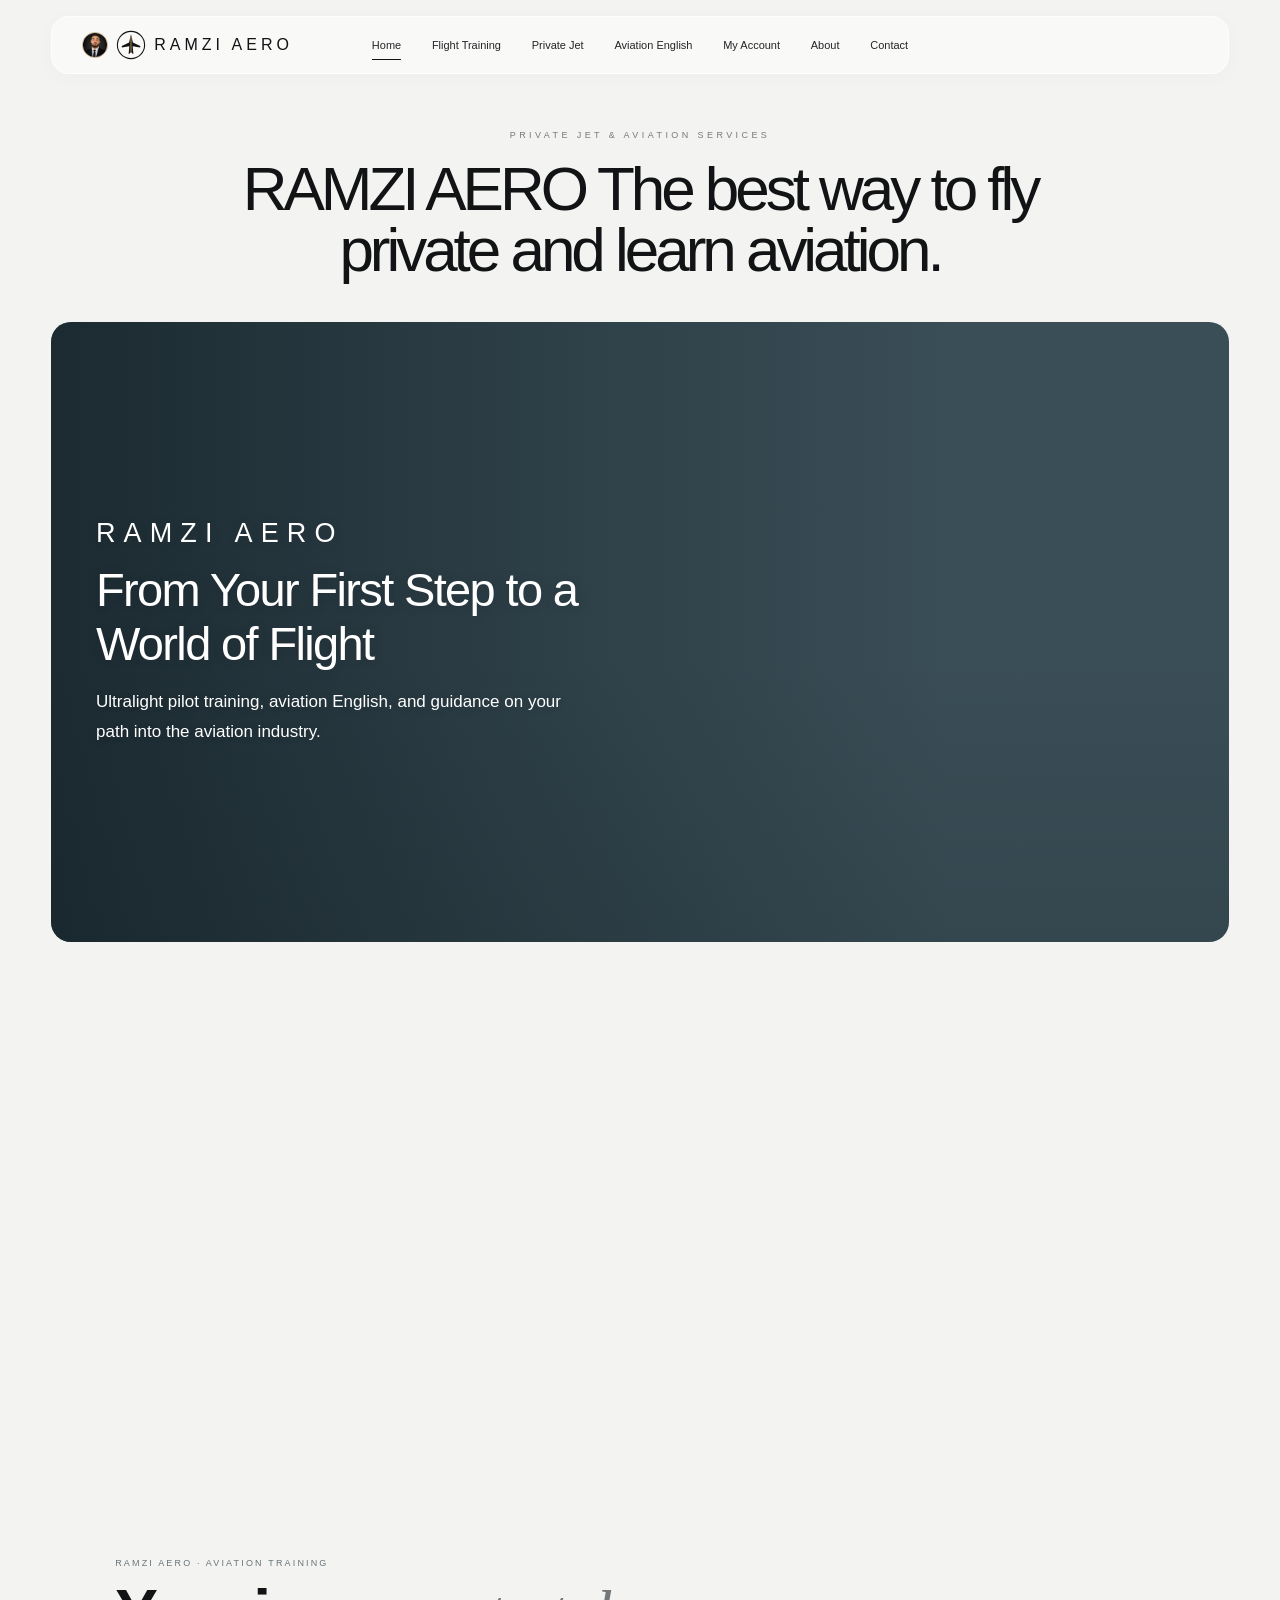
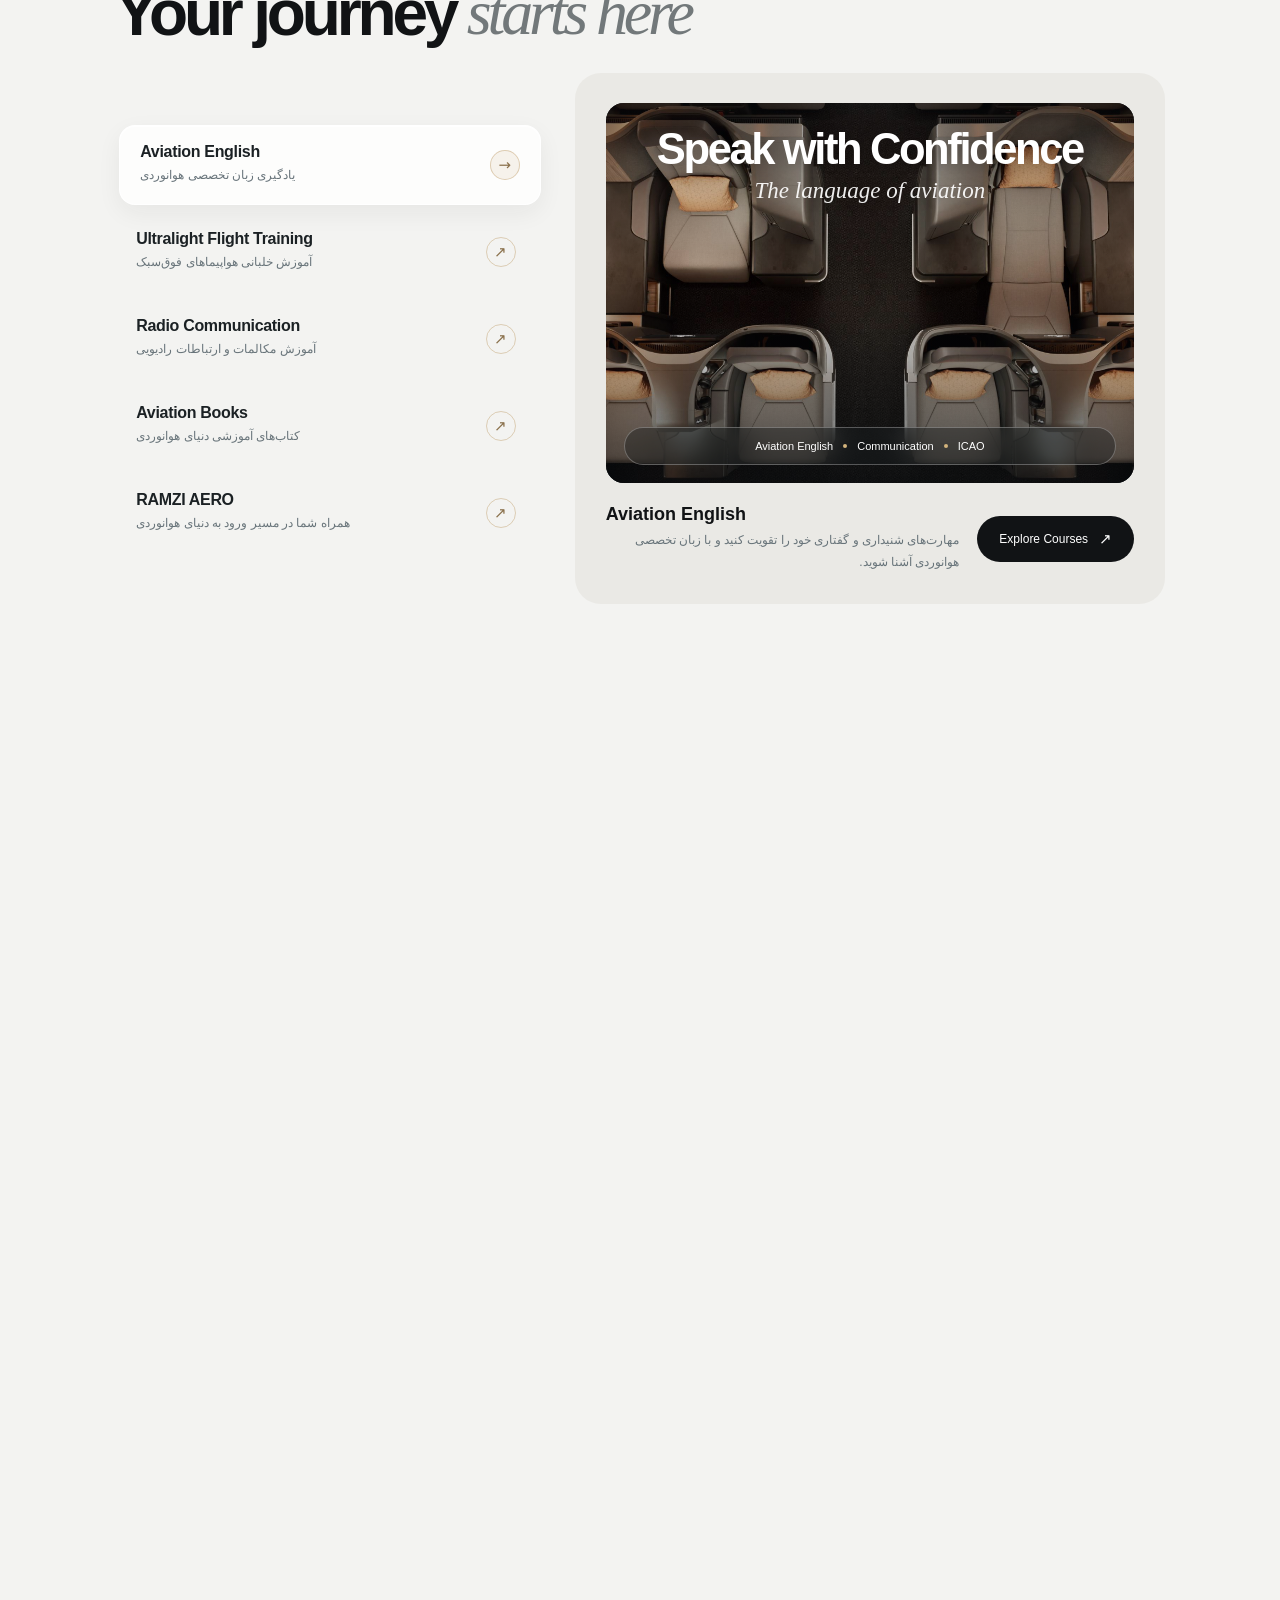
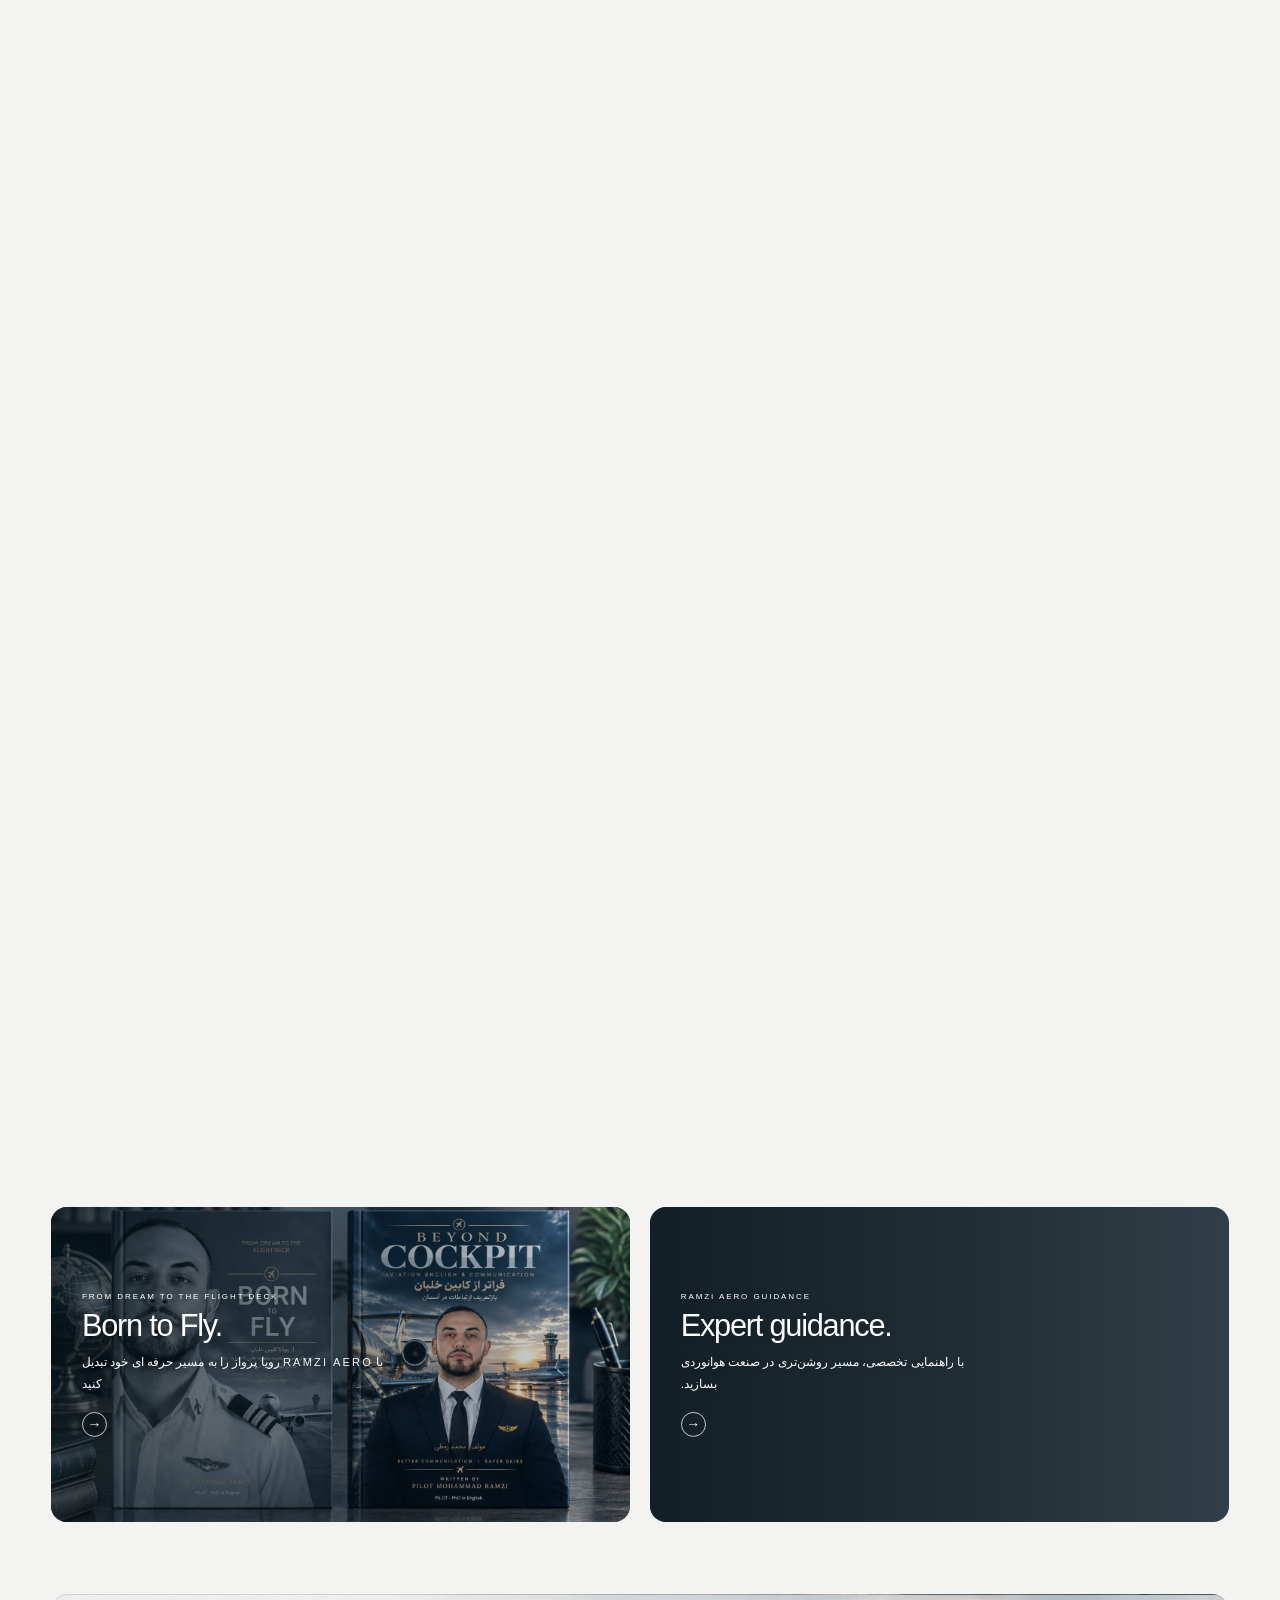
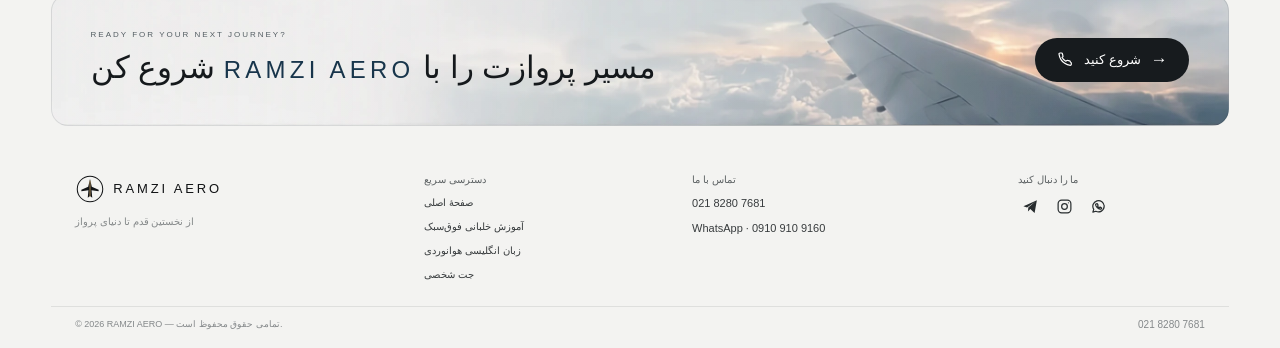
<file: index.html>
<!doctype html>
<html lang="fa" dir="ltr">
  <head>
    <meta charset="UTF-8" />
    <meta name="viewport" content="width=device-width, initial-scale=1" />
    <meta name="theme-color" content="#f3f3f1" />
    <meta name="description" content="آموزش خلبانی فوق‌سبک، زبان هوانوردی و راهنمایی مسیر ورود به صنعت هوانوردی" />
    <title>RAMZI AERO — از اولین قدم تا دنیای پرواز</title>
    <link rel="stylesheet" href="styles.css" />
  </head>
  <body>
    <header class="site-header">
      <a class="brand brand-home" href="#home" aria-label="RAMZI AERO Home">
        <img class="brand-home-portrait" src="public/images/header-portrait.png" alt="" />
        <svg class="brand-mark brand-home-mark" viewBox="0 0 40 40" aria-hidden="true">
          <circle cx="20" cy="20" r="17" fill="none" stroke="currentColor" stroke-width="1.35" />
          <path d="M20 6.5 22.4 17l9.1 4.1v2l-9.4-1.4.9 9.8-3-2.3-3 2.3.9-9.8-9.4 1.4v-2l9.1-4.1L20 6.5Z" fill="currentColor" />
          <path d="M20 9.5v20" fill="none" stroke="#b9955b" stroke-width="1.15" stroke-linecap="round" />
        </svg>
        <span>RAMZI AERO</span>
      </a>

      <button class="menu-toggle" type="button" aria-label="Open navigation" aria-expanded="false" aria-controls="primary-navigation">
        <span></span><span></span>
      </button>

      <nav class="primary-navigation" id="primary-navigation" aria-label="Main navigation">
        <a class="active" href="#home">Home</a>
        <a href="#flight-training">Flight Training</a>
        <a href="#private-jet">Private Jet</a>
        <a href="#aviation-english">Aviation English</a>
        <a href="my-account.html">My Account</a>
        <a href="#about">About</a>
        <a href="#contact">Contact</a>
      </nav>

    </header>

    <main id="home">
      <section class="intro" aria-labelledby="intro-title">
        <p class="eyebrow">PRIVATE JET &amp; AVIATION SERVICES</p>
        <h1 id="intro-title">RAMZI AERO The best way to fly<br class="desktop-break" /> private and learn aviation.</h1>
      </section>

      <section class="hero" aria-label="RAMZI AERO flight training">
        <video class="hero-video" autoplay muted loop playsinline preload="auto" aria-label="Aviation video">
          <source src="public/media/ramzi-aero-hero-landscape.mp4" type="video/mp4" />
        </video>
        <div class="hero-shade" aria-hidden="true"></div>

        <div class="hero-copy">
          <p class="hero-kicker">RAMZI AERO</p>
          <h2 lang="en">From Your First Step to a World of Flight</h2>
          <p class="hero-description" lang="en">Ultralight pilot training, aviation English, and guidance on your path into the aviation industry.</p>
        </div>
      </section>

      <section class="sj-how-section sj-how-offscreen" id="sj-how" aria-label="RAMZI AERO services">
        <div class="sj-how-steps">
          <a class="sj-how-step" id="flight-training" href="flight-training.html" aria-label="اطلاعات آموزش خلبانی فوق‌سبک">
            <img class="sj-how-photo" src="public/images/service-training.png" alt="هواپیما بر فراز ابرها هنگام طلوع آفتاب" loading="lazy" />
            <div class="sj-how-content">
              <h2>Ultralight Flight Training</h2>
              <p lang="fa" dir="rtl">از نخستین پرواز تا آغاز مسیر حرفه‌ای شما.</p>
              <span class="sj-how-arrow" aria-hidden="true">→</span>
            </div>
          </a>

          <a class="sj-how-step" id="aviation-english" href="aviation-english.html" aria-label="Aviation English">
            <img class="sj-how-photo" src="public/images/service-aviation-english.png" alt="هواپیمای مسافربری در غروب فرودگاه" loading="lazy" />
            <div class="sj-how-content">
              <h2>Aviation English</h2>
              <p lang="fa" dir="rtl">با زبان هوانوردی، مطمئن و جهانی پرواز کنید.</p>
              <span class="sj-how-arrow" aria-hidden="true">→</span>
            </div>
          </a>

          <a class="sj-how-step" id="private-jet" href="private-jet.html" aria-label="Private Jet">
            <img class="sj-how-photo" src="public/images/service-private-jet.png" alt="جت شخصی لوکس روی باند فرودگاه در غروب" loading="lazy" />
            <div class="sj-how-content">
              <h2>Private Jet</h2>
              <p lang="fa" dir="rtl">آزادی بیشتر، آسودگی کامل؛ رسیدن با سبک شما.</p>
              <span class="sj-how-arrow" aria-hidden="true">→</span>
            </div>
          </a>
        </div>
      </section>

      <style>
/* Five ways to fly private service selector */
.fa-services-section { --fa-svc-ink: var(--ink, #111315); --fa-svc-persian-font: var(--fa-font, "Vazirmatn", Tahoma, sans-serif); --fa-svc-english-font: var(--en-font, "SF Pro Display", "SF Pro Text", -apple-system, BlinkMacSystemFont, "Segoe UI", Roboto, sans-serif); width: min(82%, 1420px); margin: 0 auto 76px; color: var(--fa-svc-ink); }
.fa-services-heading { margin-bottom: 28px; }
.fa-services-heading > p { margin: 0 0 14px; color: #68747a; font-size: 9px; letter-spacing: .24em; }
.fa-services-heading h2 { display: flex; flex-wrap: wrap; gap: .18em; margin: 0; font-family: var(--fa-svc-english-font); font-size: clamp(38px, 5vw, 66px); font-weight: 550; letter-spacing: -.065em; line-height: .98; }
.fa-services-heading h2 em { color: #72787a; font-family: Georgia, "Times New Roman", serif; font-weight: 400; }
.fa-services-layout { display: grid; grid-template-columns: minmax(250px, 5fr) minmax(0, 7fr); align-items: stretch; gap: clamp(20px, 3vw, 48px); }
.fa-services-list-wrap { display: flex; align-items: center; min-width: 0; }
.fa-services-list { display: flex; width: 100%; flex-direction: column; gap: 7px; margin: 0; padding: 0; }
.fa-services-tab { display: flex; width: 100%; min-height: 80px; align-items: center; justify-content: space-between; gap: 16px; padding: 15px 20px; border: 1px solid transparent; border-radius: 16px; background: transparent; color: #1b2124; text-align: left; cursor: pointer; transition: background-color .28s ease, border-color .28s ease, transform .28s ease, box-shadow .28s ease; }
.fa-services-tab:hover { background: rgba(255,255,255,.42); }
.fa-services-tab.is-active { border-color: rgba(255,255,255,.88); background: rgba(255,255,255,.78); box-shadow: 0 8px 25px rgba(36,39,39,.06), inset 0 1px rgba(255,255,255,.8); transform: translateX(4px); }
.fa-services-tab:focus-visible { outline: 2px solid #b9955b; outline-offset: 3px; }
.fa-services-tab > span:first-child { display: flex; min-width: 0; flex: 1; flex-direction: column; gap: 5px; }
.fa-services-tab b { font-family: var(--fa-svc-english-font); font-size: clamp(15px, 1.25vw, 18px); font-weight: 550; letter-spacing: -.02em; }
.fa-services-tab-line { color: #68747a; font-family: var(--fa-svc-persian-font); font-size: 12px; line-height: 1.6; }
.fa-services-tab-arrow { display: grid; width: 30px; height: 30px; flex: 0 0 30px; place-items: center; border: 1px solid rgba(185,149,91,.4); border-radius: 50%; color: #8a704b; font-size: 15px; transition: transform .28s ease, background-color .28s ease; }
.fa-services-tab.is-active .fa-services-tab-arrow { transform: rotate(45deg); background: rgba(185,149,91,.1); }
.fa-services-panel { min-width: 0; padding: clamp(18px, 2.4vw, 34px); border-radius: 26px; background: #eae9e5; transition: opacity .2s ease, transform .2s ease; }
.fa-services-panel.is-changing { opacity: .25; transform: translateY(5px); }
.fa-services-visual { isolation: isolate; position: relative; min-height: 380px; overflow: hidden; border-radius: 18px; background: #384953; color: #fff; }
.fa-services-image, .fa-services-image-shade { position: absolute; z-index: -2; inset: 0; width: 100%; height: 100%; }
.fa-services-image { display: block; object-fit: cover; object-position: center 53%; transition: transform .7s cubic-bezier(.2,.75,.25,1), opacity .22s ease; }
.fa-services-panel:hover .fa-services-image { transform: scale(1.025); }
.fa-services-image-shade { z-index: -1; background: linear-gradient(180deg, rgba(8,13,17,.42), rgba(8,13,17,.03) 45%, rgba(8,13,17,.62)); }
.fa-services-image-copy { position: absolute; top: clamp(24px, 5%, 42px); left: 20px; right: 20px; text-align: center; text-shadow: 0 2px 18px rgba(0,0,0,.24); }
.fa-services-tagline { margin: 0 0 5px; font-family: var(--fa-svc-english-font); font-size: clamp(30px, 3.4vw, 48px); font-weight: 550; letter-spacing: -.055em; line-height: 1.05; }
.fa-services-subtitle { margin: 0; color: rgba(255,255,255,.92); font-family: Georgia, "Times New Roman", serif; font-size: clamp(17px, 1.8vw, 23px); font-style: italic; }
.fa-services-chips { position: absolute; right: 18px; bottom: 18px; left: 18px; display: flex; flex-wrap: wrap; align-items: center; justify-content: center; gap: 10px; padding: 12px 16px; border: 1px solid rgba(255,255,255,.28); border-radius: 999px; background: rgba(24,30,33,.38); color: #fff; font-family: var(--fa-svc-english-font); font-size: 11px; backdrop-filter: blur(14px) saturate(1.25); -webkit-backdrop-filter: blur(14px) saturate(1.25); }
.fa-services-chips i { width: 4px; height: 4px; border-radius: 50%; background: #d4b47d; }
.fa-services-panel-footer { display: flex; align-items: center; justify-content: space-between; gap: 18px; padding-top: 21px; }
.fa-services-panel-copy { min-width: 0; }
.fa-services-name { margin: 0 0 5px; font-family: var(--fa-svc-english-font); font-size: 18px; font-weight: 600; }
.fa-services-description { margin: 0; color: #68747a; font-family: var(--fa-svc-persian-font); font-size: 12px; line-height: 1.8; }
.fa-services-cta { display: inline-flex; min-height: 46px; flex: 0 0 auto; align-items: center; justify-content: center; gap: 11px; padding: 0 22px; border-radius: 999px; background: #111315; color: #fff; font-family: var(--fa-svc-english-font); font-size: 12px; transition: transform .2s ease, background-color .2s ease; }
.fa-services-cta:hover { transform: translateY(-2px); background: #303638; }
.fa-services-cta:focus-visible { outline: 2px solid #b9955b; outline-offset: 3px; }
.fa-services-cta span { font-size: 15px; }
@media (max-width: 900px) {
  .fa-services-section { width: min(88%, 760px); }
  .fa-services-layout { grid-template-columns: 1fr; gap: 22px; }
  .fa-services-list-wrap { order: 0; }
  .fa-services-panel { order: 1; }
  .fa-services-list { display: grid; grid-template-columns: repeat(2, minmax(0, 1fr)); }
  .fa-services-tab { min-height: 78px; padding: 13px 15px; }
  .fa-services-tab.is-active { transform: none; }
  .fa-services-visual { min-height: 400px; }
}
@media (max-width: 600px) {
  .fa-services-section { width: calc(100% - 28px); margin-bottom: 48px; }
  .fa-services-heading { margin-bottom: 20px; }
  .fa-services-heading h2 { font-size: clamp(35px, 10vw, 48px); }
  .fa-services-layout { gap: 16px; }
  .fa-services-list { grid-template-columns: 1fr; gap: 5px; }
  .fa-services-tab { min-height: 65px; padding: 10px 13px; border-radius: 13px; }
  .fa-services-tab b { font-size: 15px; }
  .fa-services-tab-line { font-size: 11px; }
  .fa-services-panel { padding: 13px; border-radius: 18px; }
  .fa-services-visual { min-height: 350px; border-radius: 13px; }
  .fa-services-image-copy { top: 22px; }
  .fa-services-chips { right: 12px; bottom: 12px; left: 12px; gap: 7px; padding: 9px 10px; border-radius: 15px; font-size: 9px; }
  .fa-services-panel-footer { flex-direction: column; align-items: stretch; gap: 14px; padding-top: 16px; }
  .fa-services-name { font-size: 16px; }
  .fa-services-cta { width: 100%; min-height: 44px; }
}
@media (prefers-reduced-motion: reduce) {
  .fa-services-section *, .fa-services-section *::before, .fa-services-section *::after { scroll-behavior: auto; animation-duration: .01ms !important; transition-duration: .01ms !important; }
}

/* Scroll-driven presentation, scoped to this section. */
.fa-services-section { height: 500svh; margin-bottom: 76px; }
.fa-services-sticky { position: sticky; top: 0; min-height: 100svh; display: flex; flex-direction: column; justify-content: center; padding-block: 20px; }
.fa-services-tab-line, .fa-services-description { font-family: 'Vazirmatn', Tahoma, sans-serif; }
@media (max-width: 900px) { .fa-services-list { display: flex; } .fa-services-sticky { justify-content: flex-start; gap: 8px; padding-block: 12px; } .fa-services-heading { margin-bottom: 0; } .fa-services-heading > p { margin-bottom: 5px; } .fa-services-heading h2 { font-size: clamp(28px, 7vw, 42px); } .fa-services-layout { gap: 8px; } .fa-services-tab { min-height: 49px; padding: 5px 10px; } .fa-services-list { gap: 2px; } .fa-services-tab > span:first-child { gap: 0; } .fa-services-tab b { font-size: 13px; } .fa-services-tab-line { font-size: 11px; } .fa-services-panel { padding: 10px; } .fa-services-visual { min-height: 0; height: clamp(150px, 24svh, 250px); } .fa-services-panel-footer { padding-top: 7px; gap: 7px; } .fa-services-cta { min-height: 34px; } .fa-services-image-copy { top: 12px; } .fa-services-tagline { font-size: clamp(24px, 6vw, 32px); } .fa-services-subtitle { font-size: 16px; } }
@media (max-width: 600px) { .fa-services-section { height: 500svh; } .fa-services-panel-footer { flex-direction: row; align-items: center; } .fa-services-cta { width: auto; padding: 0 12px; font-size: 11px; } .fa-services-name { margin-bottom: 2px; font-size: 14px; } .fa-services-description { font-size: 11px; line-height: 1.5; } .fa-services-chips { padding: 5px 8px; } }
@media (max-height: 650px) { .fa-services-sticky { min-height: 100svh; max-height: 100svh; overflow-y: auto; justify-content: flex-start; } }
</style>
<section class="fa-services-section" id="fa-services" aria-labelledby="fa-services-heading"><div class="fa-services-sticky"><header class="fa-services-heading"><p>RAMZI AERO · AVIATION TRAINING</p><h2 id="fa-services-heading"><span>Your journey</span> <em>starts here</em></h2></header><div class="fa-services-layout"><div class="fa-services-list-wrap"><div class="fa-services-list" role="tablist" aria-label="Aviation training options" aria-orientation="vertical"><button class="fa-services-tab is-active" id="fa-services-tab-0" type="button" role="tab" aria-selected="true" aria-controls="fa-services-panel" tabindex="0"><span><b lang="en">Aviation English</b><span class="fa-services-tab-line" lang="fa" dir="rtl">یادگیری زبان تخصصی هوانوردی</span></span><span class="fa-services-tab-arrow" aria-hidden="true">↗</span></button>
<button class="fa-services-tab" id="fa-services-tab-1" type="button" role="tab" aria-selected="false" aria-controls="fa-services-panel" tabindex="-1"><span><b lang="en">Ultralight Flight Training</b><span class="fa-services-tab-line" lang="fa" dir="rtl">آموزش خلبانی هواپیماهای فوق‌سبک</span></span><span class="fa-services-tab-arrow" aria-hidden="true">↗</span></button>
<button class="fa-services-tab" id="fa-services-tab-2" type="button" role="tab" aria-selected="false" aria-controls="fa-services-panel" tabindex="-1"><span><b lang="en">Radio Communication</b><span class="fa-services-tab-line" lang="fa" dir="rtl">آموزش مکالمات و ارتباطات رادیویی</span></span><span class="fa-services-tab-arrow" aria-hidden="true">↗</span></button>
<button class="fa-services-tab" id="fa-services-tab-3" type="button" role="tab" aria-selected="false" aria-controls="fa-services-panel" tabindex="-1"><span><b lang="en">Aviation Books</b><span class="fa-services-tab-line" lang="fa" dir="rtl">کتاب‌های آموزشی دنیای هوانوردی</span></span><span class="fa-services-tab-arrow" aria-hidden="true">↗</span></button>
<button class="fa-services-tab" id="fa-services-tab-4" type="button" role="tab" aria-selected="false" aria-controls="fa-services-panel" tabindex="-1"><span><b lang="en">RAMZI AERO</b><span class="fa-services-tab-line" lang="fa" dir="rtl">همراه شما در مسیر ورود به دنیای هوانوردی</span></span><span class="fa-services-tab-arrow" aria-hidden="true">↗</span></button></div></div><div class="fa-services-panel" id="fa-services-panel" role="tabpanel" aria-live="polite" aria-labelledby="fa-services-tab-0" tabindex="0"><div class="fa-services-visual"><img class="fa-services-image" src="public/images/aviation-course-cabin.png" alt="آموزش زبان هوانوردی" loading="lazy"/><div class="fa-services-image-shade" aria-hidden="true"></div><div class="fa-services-image-copy"><h3 class="fa-services-tagline">Speak with Confidence</h3><p class="fa-services-subtitle">The language of aviation</p></div><div class="fa-services-chips"><span>Aviation English</span><i aria-hidden="true"></i><span>Communication</span><i aria-hidden="true"></i><span>ICAO</span></div></div><div class="fa-services-panel-footer"><div class="fa-services-panel-copy"><h4 class="fa-services-name">Aviation English</h4><p class="fa-services-description" lang="fa" dir="rtl">مهارت‌های شنیداری و گفتاری خود را تقویت کنید و با زبان تخصصی هوانوردی آشنا شوید.</p></div><a class="fa-services-cta" href="aviation-english.html">Explore Courses <span aria-hidden="true">↗</span></a></div></div></div></div></section>
<script>
(() => {
const root = document.querySelector('.fa-services-section');
if (!root) return;
const items = [{"title":"Aviation English","line":"یادگیری زبان تخصصی هوانوردی","tagline":"Speak with Confidence","subtitle":"The language of aviation","body":"مهارت‌های شنیداری و گفتاری خود را تقویت کنید و با زبان تخصصی هوانوردی آشنا شوید.","chips":["Aviation English","Communication","ICAO"],"image":"public/images/aviation-course-cabin.png","alt":"آموزش زبان هوانوردی","cta":"Explore Courses","href":"aviation-english.html"},{"title":"Ultralight Flight Training","line":"آموزش خلبانی هواپیماهای فوق‌سبک","tagline":"Your Journey to Flight","subtitle":"From your first step to the sky","body":"مسیر آموزش خلبانی فوق‌سبک را از مبانی پرواز تا تجربه عملی با راهنمایی مربیان آغاز کنید.","chips":["Flight Training","Ground School","Flight Practice"],"image":"public/images/flight-training-clouds.jpeg","alt":"پرواز بر فراز ابرها","cta":"Flight Training","href":"flight-training.html"},{"title":"Radio Communication","line":"آموزش مکالمات و ارتباطات رادیویی","tagline":"Clear Communication","subtitle":"Build confidence on the radio","body":"با اصطلاحات و شیوه‌های ارتباط رادیویی هوانوردی آشنا شوید و مهارت مکالمه خود را تقویت کنید.","chips":["Radio Calls","Phraseology","Listening"],"image":"public/images/flight-training-cockpit.jpeg","alt":"نمای کابین هواپیما","cta":"Explore Courses","href":"aviation-english.html"},{"title":"Aviation Books","line":"کتاب‌های آموزشی دنیای هوانوردی","tagline":"Learn Beyond the Cockpit","subtitle":"Discover the world of aviation","body":"با کتاب‌های هوانوردی RAMZI AERO مسیر یادگیری زبان و آشنایی با دنیای پرواز را دنبال کنید.","chips":["Aviation","Learning","Books"],"image":"public/images/aviation-books.png","alt":"کتاب‌های آموزشی هوانوردی","cta":"Explore Books","href":"aviation-english.html#ramzi-books"},{"title":"RAMZI AERO","line":"همراه شما در مسیر ورود به دنیای هوانوردی","tagline":"Your Aviation Journey","subtitle":"Start your journey with RAMZI AERO","body":"از یادگیری زبان هوانوردی تا آموزش پرواز، با راهنمایی RAMZI AERO مسیر خود را آغاز کنید.","chips":["Language","Flight Training","Guidance"],"image":"public/images/service-training.png","alt":"هواپیما در آسمان","cta":"Contact Us","href":"#contact"}];
const tabs = [...root.querySelectorAll('.fa-services-tab')];
const panel = root.querySelector('.fa-services-panel');
let selected = -1; let frame = 0;
function render(index) {
 if (index === selected || !items[index]) return;
 selected = index; const item = items[index];
 tabs.forEach((tab,i) => { tab.classList.toggle('is-active', i===index); tab.setAttribute('aria-selected', String(i===index)); tab.tabIndex = i===index ? 0 : -1; });
 panel.setAttribute('aria-labelledby', tabs[index].id);
 const image = root.querySelector('.fa-services-image'); image.src = item.image; image.alt = item.alt;
 root.querySelector('.fa-services-tagline').textContent = item.tagline; root.querySelector('.fa-services-subtitle').textContent = item.subtitle;
 root.querySelector('.fa-services-name').textContent = item.title; root.querySelector('.fa-services-description').textContent = item.body;
 const cta = root.querySelector('.fa-services-cta'); cta.href = item.href; cta.replaceChildren(document.createTextNode(item.cta + ' ')); const arrow = document.createElement('span'); arrow.setAttribute('aria-hidden','true'); arrow.textContent='↗'; cta.append(arrow);
 const chips = root.querySelector('.fa-services-chips'); chips.replaceChildren(...item.chips.flatMap((label,i) => { const span = document.createElement('span'); span.textContent=label; if (!i) return [span]; const dot=document.createElement('i'); dot.setAttribute('aria-hidden','true'); return [dot,span]; }));
}
function update() { frame=0; const rect=root.getBoundingClientRect(); const distance=Math.max(1,root.offsetHeight - innerHeight); const progress=Math.max(0, Math.min(0.99999, -rect.top/distance)); render(Math.floor(progress * items.length)); }
function schedule() { if (!frame) frame=requestAnimationFrame(update); }
window.addEventListener('scroll',schedule,{passive:true}); window.addEventListener('resize',schedule);
tabs.forEach((tab,i) => { tab.addEventListener('click', () => { const distance=Math.max(0, root.offsetHeight-innerHeight); const top=root.getBoundingClientRect().top+scrollY+distance*((i+.25)/items.length); window.scrollTo({top,behavior:matchMedia('(prefers-reduced-motion: reduce)').matches?'auto':'smooth'}); }); tab.addEventListener('keydown', e => { let j=e.key==='Home'?0:e.key==='End'?tabs.length-1:(e.key==='ArrowDown'||e.key==='ArrowRight')?(i+1)%tabs.length:(e.key==='ArrowUp'||e.key==='ArrowLeft')?(i+tabs.length-1)%tabs.length:-1; if(j<0)return; e.preventDefault(); tabs[j].focus(); tabs[j].click(); }); });
update();
})();
</script>

      <section class="feature-stories" aria-label="RAMZI AERO aviation stories">
        <article class="feature-card feature-card--books">
          <img src="public/images/aviation-books.png" alt="کتاب‌های Born to Fly و Beyond Cockpit دربارهٔ آموزش پرواز و زبان هوانوردی" loading="lazy" />
          <div class="feature-shade" aria-hidden="true"></div>
          <div class="feature-copy">
            <p class="feature-kicker">FROM DREAM TO THE FLIGHT DECK</p>
            <h2>Born to Fly.</h2>
            <p lang="fa" dir="rtl">با <span class="feature-brand" dir="ltr">RAMZI AERO</span> رویا پرواز را به مسیر حرفه ای خود تبدیل کنید</p>
            <span class="feature-arrow" aria-hidden="true">→</span>
          </div>
        </article>

        <article class="feature-card feature-card--video" role="button" tabindex="0" aria-label="پخش و توقف ویدیوی راهنمایی هوانوردی" aria-pressed="false">
          <video class="feature-video" muted loop playsinline preload="metadata" aria-label="ویدیوی راهنمایی هوانوردی">
            <source src="public/media/expert-guidance.mp4" type="video/mp4" />
          </video>
          <div class="feature-shade" aria-hidden="true"></div>
          <div class="feature-copy">
            <p class="feature-kicker">RAMZI AERO GUIDANCE</p>
            <h2>Expert guidance.</h2>
            <p lang="fa" dir="rtl">با راهنمایی تخصصی، مسیر روشن‌تری در صنعت هوانوردی بسازید.</p>
            <span class="feature-arrow" aria-hidden="true">→</span>
          </div>
        </article>
      </section>

      <section class="contact-cta" id="contact" aria-labelledby="contact-title">
        <div class="contact-cta-copy">
          <p class="contact-cta-kicker">READY FOR YOUR NEXT JOURNEY?</p>
          <h2 id="contact-title" lang="fa" dir="rtl">مسیر پروازت را با <span class="contact-brand" dir="ltr">RAMZI AERO</span> شروع کن</h2>
        </div>
        <a class="contact-cta-button" href="https://wa.me/989109109160" target="_blank" rel="noopener noreferrer" aria-label="شروع گفتگو در واتساپ">
          <svg viewBox="0 0 24 24" aria-hidden="true"><path d="M20.2 16.7v2.1a1.4 1.4 0 0 1-1.5 1.4 17.8 17.8 0 0 1-7.8-2.8 17.2 17.2 0 0 1-5.3-5.3 17.8 17.8 0 0 1-2.8-7.8 1.4 1.4 0 0 1 1.4-1.5h2.1a1.4 1.4 0 0 1 1.4 1.2c.1.9.4 1.8.7 2.7a1.4 1.4 0 0 1-.3 1.5l-.9.9a14 14 0 0 0 5.3 5.3l.9-.9a1.4 1.4 0 0 1 1.5-.3c.9.3 1.8.6 2.7.7a1.4 1.4 0 0 1 1.2 1.4Z" /></svg>
          <span>شروع کنید</span>
          <span class="contact-cta-arrow" aria-hidden="true">→</span>
        </a>
      </section>
    </main>

    <footer class="site-footer" id="about">
      <div class="footer-main">
        <div class="footer-brand-block">
          <a class="brand footer-brand" href="#home" aria-label="RAMZI AERO Home">
            <svg class="brand-mark" viewBox="0 0 40 40" aria-hidden="true">
              <circle cx="20" cy="20" r="17" fill="none" stroke="currentColor" stroke-width="1.35" />
              <path d="M20 6.5 22.4 17l9.1 4.1v2l-9.4-1.4.9 9.8-3-2.3-3 2.3.9-9.8-9.4 1.4v-2l9.1-4.1L20 6.5Z" fill="currentColor" />
              <path d="M20 9.5v20" fill="none" stroke="#b9955b" stroke-width="1.15" stroke-linecap="round" />
            </svg>
            <span>RAMZI AERO</span>
          </a>
          <p>از نخستین قدم تا دنیای پرواز</p>
        </div>

        <nav class="footer-column" aria-label="Quick links">
          <h2>دسترسی سریع</h2>
          <a href="#home">صفحهٔ اصلی</a>
          <a href="#flight-training">آموزش خلبانی فوق‌سبک</a>
          <a href="#aviation-english">زبان انگلیسی هوانوردی</a>
          <a href="#private-jet">جت شخصی</a>
        </nav>

        <div class="footer-column footer-contact">
          <h2>تماس با ما</h2>
          <a href="tel:+982182807681" dir="ltr">021 8280 7681</a>
          <a href="https://wa.me/989109109160" target="_blank" rel="noopener noreferrer" dir="ltr">WhatsApp · 0910 910 9160</a>
        </div>

        <div class="footer-column footer-follow">
          <h2>ما را دنبال کنید</h2>
          <div class="social-links">
            <a href="https://t.me/ramziaeroo" target="_blank" rel="noopener noreferrer" aria-label="Telegram">
              <svg viewBox="0 0 24 24" aria-hidden="true"><path d="m21 3-3.2 18-6.1-5.3-3.3 3.2.5-5.6L19 5.1 7.1 13.4 2 11.8 21 3Z" /></svg>
            </a>
            <a href="https://www.instagram.com/ramzi.aero?srtk=MWMybWo4OHA3aDhhbg%3D%3D&amp;utm_source=qr" target="_blank" rel="noopener noreferrer" aria-label="Instagram">
              <svg viewBox="0 0 24 24" aria-hidden="true"><rect x="3" y="3" width="18" height="18" rx="5" /><circle cx="12" cy="12" r="4" /><circle class="social-icon-dot" cx="17.5" cy="6.8" r=".8" /></svg>
            </a>
            <a href="https://wa.me/989109109160" target="_blank" rel="noopener noreferrer" aria-label="WhatsApp">
              <svg viewBox="0 0 24 24" aria-hidden="true"><path d="M20 11.7a8 8 0 0 1-11.8 7L4 20l1.3-4A8 8 0 1 1 20 11.7Z" /><path d="M9 8.3c.3-.5.6-.5.9-.5.2 0 .4 0 .6.5l.8 1.7c.1.3.1.5-.1.7l-.6.7c.5 1 1.3 1.8 2.4 2.3l.7-.7c.2-.2.4-.2.7-.1l1.6.8c.4.2.5.4.5.6 0 .3-.2.7-.5.9-.5.4-1.1.6-1.8.5-1.1-.1-2.7-.9-4.1-2.2-1.3-1.3-2.1-2.9-2.2-4 0-.5.3-1 .6-1.2Z" /></svg>
            </a>
          </div>
        </div>
      </div>

      <div class="footer-bottom">
        <small>© 2026 RAMZI AERO — تمامی حقوق محفوظ است.</small>
        <a href="tel:+982182807681" dir="ltr">021 8280 7681</a>
      </div>
    </footer>

    <script src="script.js"></script>
  </body>
</html>
</file>
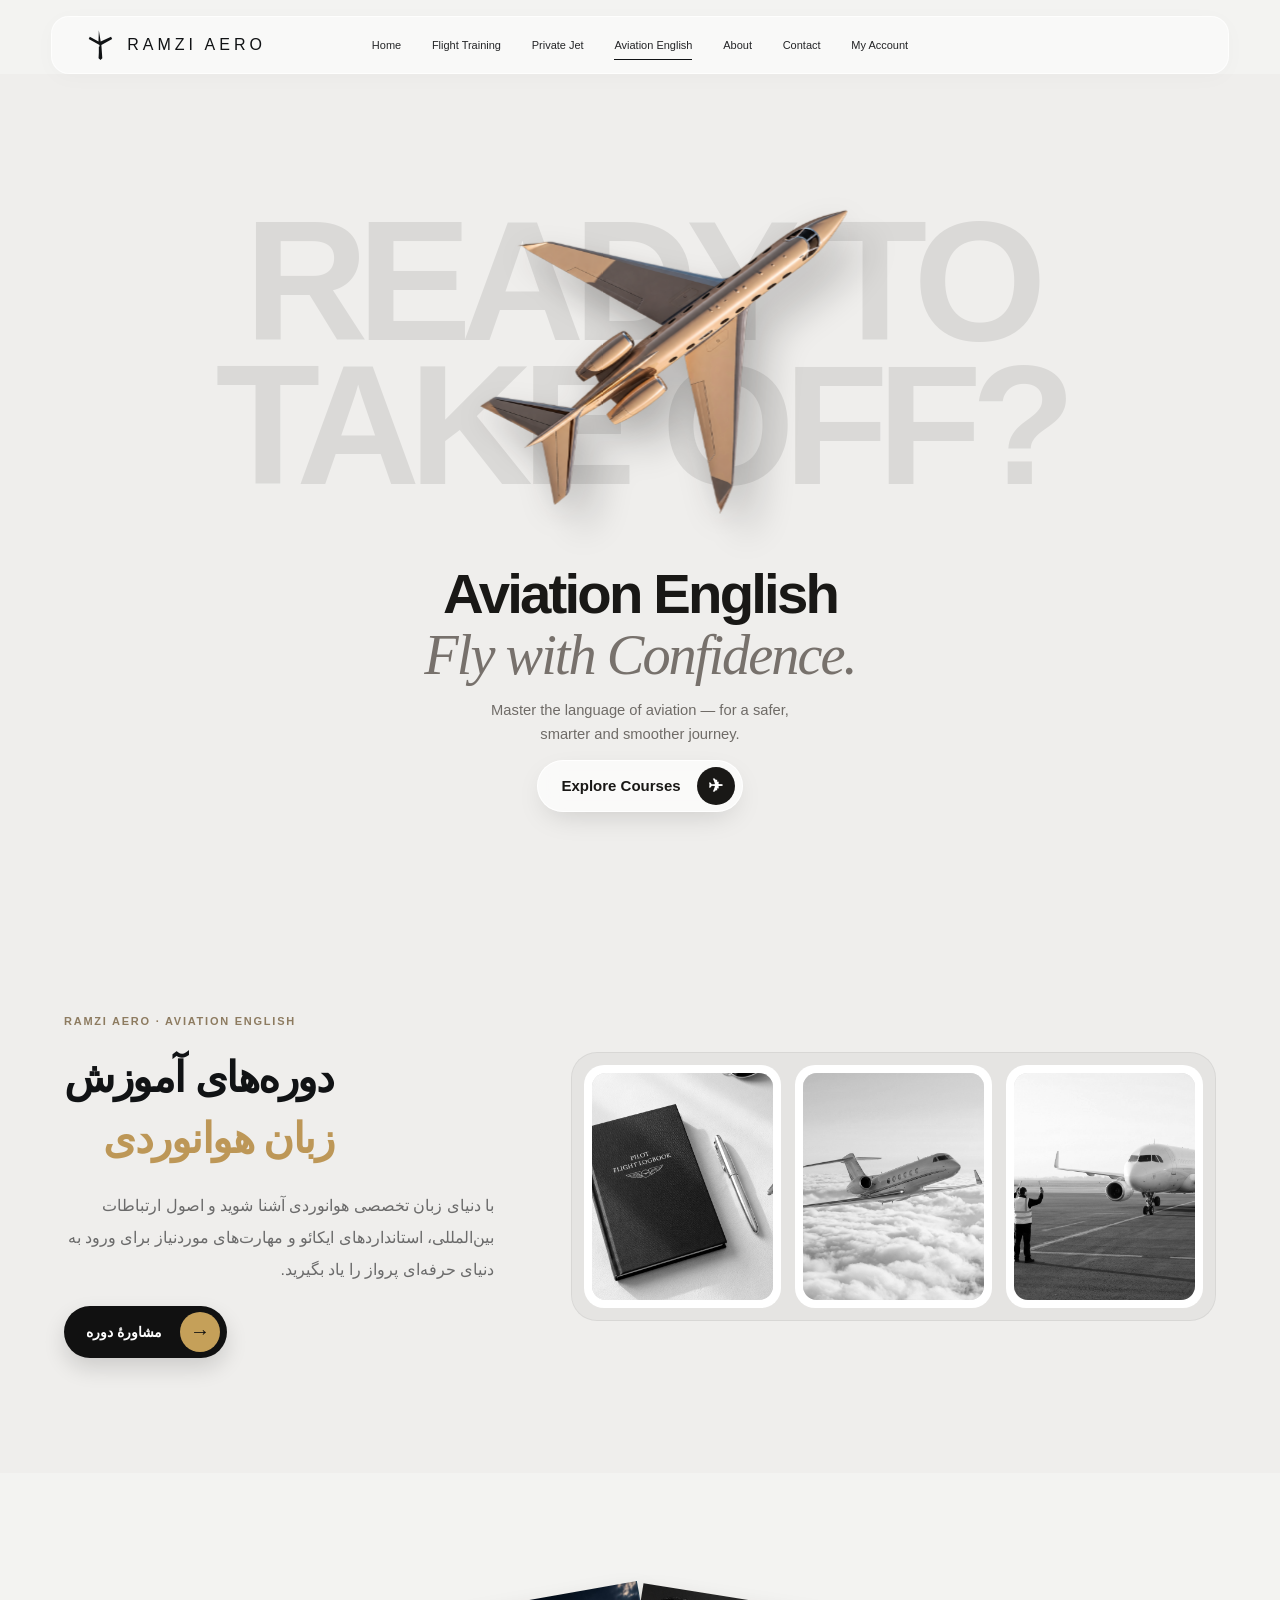
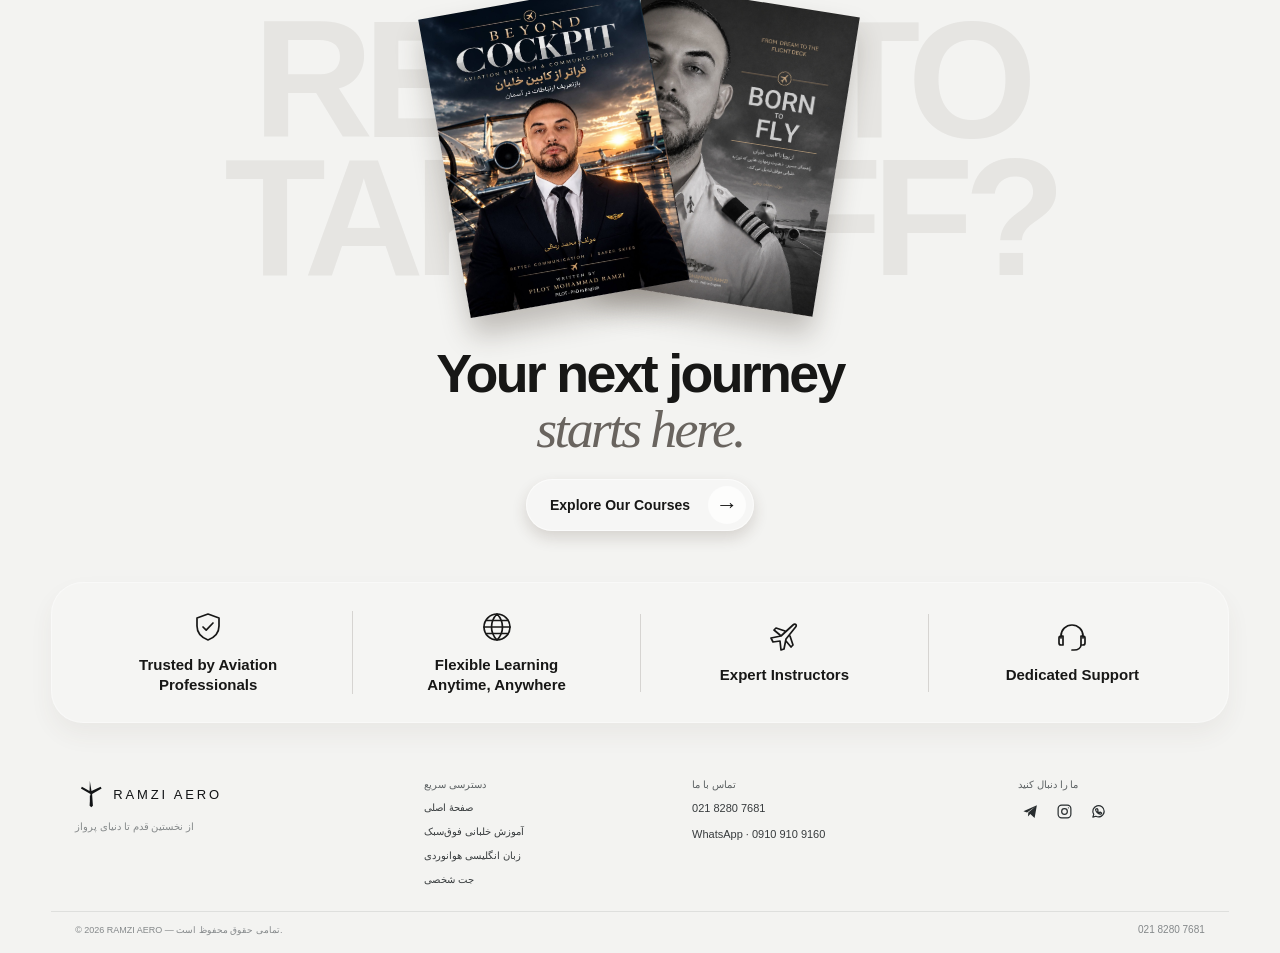
<file: aviation-english.html>
<!doctype html>
<html lang="fa" dir="ltr">
  <head>
    <meta charset="UTF-8" />
    <meta name="viewport" content="width=device-width, initial-scale=1" />
    <meta name="theme-color" content="#dacfc0" />
    <meta name="description" content="Aviation English at RAMZI AERO — build confidence in the language of flight." />
    <title>Aviation English — RAMZI AERO</title>
    <link rel="stylesheet" href="styles.css" />
  </head>
  <body class="training-page">
    <header class="site-header">
      <a class="brand" href="index.html#home" aria-label="RAMZI AERO Home">
        <svg class="brand-mark" viewBox="0 0 40 40" aria-hidden="true">
          <path d="M19.8 2.5 22 16l12.2-5.6 1.3 2.4-12.7 7.1 1.1 15.7-2.2 2-2.1-2 1-15.7-12.7-7.1 1.3-2.4L19.4 16z" fill="currentColor" />
          <path d="M19.8 22h2.3v13.7h-2.3z" fill="currentColor" />
        </svg>
        <span>RAMZI AERO</span>
      </a>

      <button class="menu-toggle" type="button" aria-label="Open navigation" aria-expanded="false" aria-controls="primary-navigation">
        <span></span><span></span>
      </button>

      <nav class="primary-navigation" id="primary-navigation" aria-label="Main navigation">
        <a href="index.html#home">Home</a>
        <a href="index.html#flight-training">Flight Training</a>
        <a href="index.html#private-jet">Private Jet</a>
        <a class="active" href="aviation-english.html" aria-current="page">Aviation English</a>
        <a href="index.html#about">About</a>
        <a href="index.html#contact">Contact</a>
              <a href="my-account.html">My Account</a>
</nav>
    </header>

    <main class="aviation-english-main">
      <section class="ra-takeoff" id="takeoff" aria-labelledby="aviation-english-title">
  <div class="ra-takeoff-stage">
    <p class="ra-takeoff-backdrop" aria-hidden="true"><span>READY TO</span><span>TAKE OFF?</span></p>
    <div class="ra-takeoff-jet" aria-hidden="true">
      <img class="ra-takeoff-shadow" src="public/images/aviation-english-aircraft-transparent.png" alt="" />
      <img class="ra-takeoff-plane" src="public/images/aviation-english-aircraft-transparent.png" alt="" fetchpriority="high" />
    </div>
  </div>
  <div class="ra-takeoff-copy">
    <h1 class="ra-takeoff-heading" id="aviation-english-title"><span>Aviation English</span><em>Fly with Confidence.</em></h1>
    <p class="ra-takeoff-description">Master the language of aviation — for a safer,<br class="ra-takeoff-break" /> smarter and smoother journey.</p>
    <a class="ra-takeoff-button" href="#aviation-courses">Explore Courses <span aria-hidden="true">&#9992;</span></a>
  </div>
</section>

      <section class="ae-courses" id="aviation-courses" aria-labelledby="ae-courses-heading">
        <div class="ae-courses-inner">
          <div class="ae-courses-copy">
            <p class="ae-courses-eyebrow" lang="en">RAMZI AERO · AVIATION ENGLISH</p>
            <h2 id="ae-courses-heading" lang="fa" dir="rtl">دوره‌های آموزش<br /><em>زبان هوانوردی</em></h2>
            <p class="ae-courses-description" lang="fa" dir="rtl">با دنیای زبان تخصصی هوانوردی آشنا شوید و اصول ارتباطات بین‌المللی، استانداردهای ایکائو و مهارت‌های موردنیاز برای ورود به دنیای حرفه‌ای پرواز را یاد بگیرید.</p>
            <a class="ae-courses-cta" href="index.html#contact"><span lang="fa" dir="rtl">مشاورهٔ دوره</span><span class="ae-courses-arrow" aria-hidden="true">→</span></a>
          </div>
          <div class="ae-slider-wrap">
            <div class="ae-slider" tabindex="0" aria-label="???????? ????? ???? ????????">
            <article class="ae-slider-card"><div class="ae-slider-photo"><img src="public/images/flight-training-logbook.jpeg" alt="" loading="lazy" /></div></article>
            <article class="ae-slider-card"><div class="ae-slider-photo"><img src="public/images/flight-training-clouds.jpeg" alt="" loading="lazy" /></div></article>
            <article class="ae-slider-card"><div class="ae-slider-photo"><img src="public/images/flight-training-runway.jpeg" alt="" loading="lazy" /></div></article>
            </div>
          </div>
        </div>
      </section>

      <section class="ae-books" id="ramzi-books" aria-labelledby="ae-books-heading">
        <div class="ae-books-stage">
          <p class="ae-books-backdrop" aria-hidden="true"><span>READY TO</span><span>TAKE OFF?</span></p>
          <div class="ae-books-covers">
            <img src="public/images/book-beyond-cockpit.jpg" alt="Beyond the Cockpit" loading="lazy" />
            <img src="public/images/book-from-dream-to-flight-deck.jpg" alt="From Dream to the Flight Deck" loading="lazy" />
          </div>
        </div>
        <div class="ae-books-copy">
          <h2 id="ae-books-heading" lang="en">Your next journey <em>starts here.</em></h2>
          <a class="ae-books-button" href="#aviation-courses"><span lang="en">Explore Our Courses</span><span class="ae-books-button-arrow" aria-hidden="true">&#8594;</span></a>
        </div>
        <div class="ae-books-features" lang="en">
          <div><svg viewBox="0 0 32 32" fill="none" aria-hidden="true"><path d="M16 3 27 7v8c0 7-4.5 11.5-11 14C9.5 26.5 5 22 5 15V7l11-4Z"/><path d="m11 16 3.2 3.2L21 12"/></svg><span>Trusted by Aviation<br />Professionals</span></div>
          <div><svg viewBox="0 0 32 32" fill="none" aria-hidden="true"><circle cx="16" cy="16" r="13"/><path d="M3 16h26M16 3c4 4 5.5 8.3 5.5 13S20 25 16 29M16 3c-4 4-5.5 8.3-5.5 13S12 25 16 29M5.5 9.5h21M5.5 22.5h21"/></svg><span>Flexible Learning<br />Anytime, Anywhere</span></div>
          <div><svg viewBox="0 0 32 32" fill="none" aria-hidden="true"><path d="m3 17 10-2L25 4c1.7-1.5 4-.7 3 1.5L18 18l-2 10-3 1-1-9-7 1-2-4ZM12 14 6 9l2-2 9 3M18 20l5 6 2-2-3-9"/></svg><span>Expert Instructors</span></div>
          <div><svg viewBox="0 0 32 32" fill="none" aria-hidden="true"><path d="M5 17v-2a11 11 0 0 1 22 0v2M7 15H5a2 2 0 0 0-2 2v5a2 2 0 0 0 2 2h2v-9ZM25 15h2a2 2 0 0 1 2 2v5a2 2 0 0 1-2 2h-2v-9ZM25 24c0 3-3 5-7 5h-2"/></svg><span>Dedicated Support</span></div>
        </div>
      </section>
    </main>

    <footer class="site-footer" id="about">
      <div class="footer-main">
        <div class="footer-brand-block">
          <a class="brand footer-brand" href="index.html#home" aria-label="RAMZI AERO Home">
            <svg class="brand-mark" viewBox="0 0 40 40" aria-hidden="true">
              <path d="M19.8 2.5 22 16l12.2-5.6 1.3 2.4-12.7 7.1 1.1 15.7-2.2 2-2.1-2 1-15.7-12.7-7.1 1.3-2.4L19.4 16z" fill="currentColor" />
              <path d="M19.8 22h2.3v13.7h-2.3z" fill="currentColor" />
            </svg>
            <span>RAMZI AERO</span>
          </a>
          <p>از نخستین قدم تا دنیای پرواز</p>
        </div>

        <nav class="footer-column" aria-label="Quick links">
          <h2>دسترسی سریع</h2>
          <a href="index.html#home">صفحهٔ اصلی</a>
          <a href="index.html#flight-training">آموزش خلبانی فوق‌سبک</a>
          <a href="aviation-english.html">زبان انگلیسی هوانوردی</a>
          <a href="index.html#private-jet">جت شخصی</a>
        </nav>

        <div class="footer-column footer-contact">
          <h2>تماس با ما</h2>
          <a href="tel:+982182807681" dir="ltr">021 8280 7681</a>
          <a href="https://wa.me/989109109160" target="_blank" rel="noopener noreferrer" dir="ltr">WhatsApp · 0910 910 9160</a>
        </div>

        <div class="footer-column footer-follow">
          <h2>ما را دنبال کنید</h2>
          <div class="social-links">
            <a href="https://t.me/ramziaeroo" target="_blank" rel="noopener noreferrer" aria-label="Telegram">
              <svg viewBox="0 0 24 24" aria-hidden="true"><path d="m21 3-3.2 18-6.1-5.3-3.3 3.2.5-5.6L19 5.1 7.1 13.4 2 11.8 21 3Z" /></svg>
            </a>
            <a href="https://www.instagram.com/ramzi.aero?srtk=MWMybWo4OHA3aDhhbg%3D%3D&amp;utm_source=qr" target="_blank" rel="noopener noreferrer" aria-label="Instagram">
              <svg viewBox="0 0 24 24" aria-hidden="true"><rect x="3" y="3" width="18" height="18" rx="5" /><circle cx="12" cy="12" r="4" /><circle class="social-icon-dot" cx="17.5" cy="6.8" r=".8" /></svg>
            </a>
            <a href="https://wa.me/989109109160" target="_blank" rel="noopener noreferrer" aria-label="WhatsApp">
              <svg viewBox="0 0 24 24" aria-hidden="true"><path d="M20 11.7a8 8 0 0 1-11.8 7L4 20l1.3-4A8 8 0 1 1 20 11.7Z" /><path d="M9 8.3c.3-.5.6-.5.9-.5.2 0 .4 0 .6.5l.8 1.7c.1.3.1.5-.1.7l-.6.7c.5 1 1.3 1.8 2.4 2.3l.7-.7c.2-.2.4-.2.7-.1l1.6.8c.4.2.5.4.5.6 0 .3-.2.7-.5.9-.5.4-1.1.6-1.8.5-1.1-.1-2.7-.9-4.1-2.2-1.3-1.3-2.1-2.9-2.2-4 0-.5.3-1 .6-1.2Z" /></svg>
            </a>
          </div>
        </div>
      </div>

      <div class="footer-bottom">
        <small>© 2026 RAMZI AERO — تمامی حقوق محفوظ است.</small>
        <a href="tel:+982182807681" dir="ltr">021 8280 7681</a>
      </div>
    </footer>

    <script src="script.js"></script>
  </body>
</html>
</file>
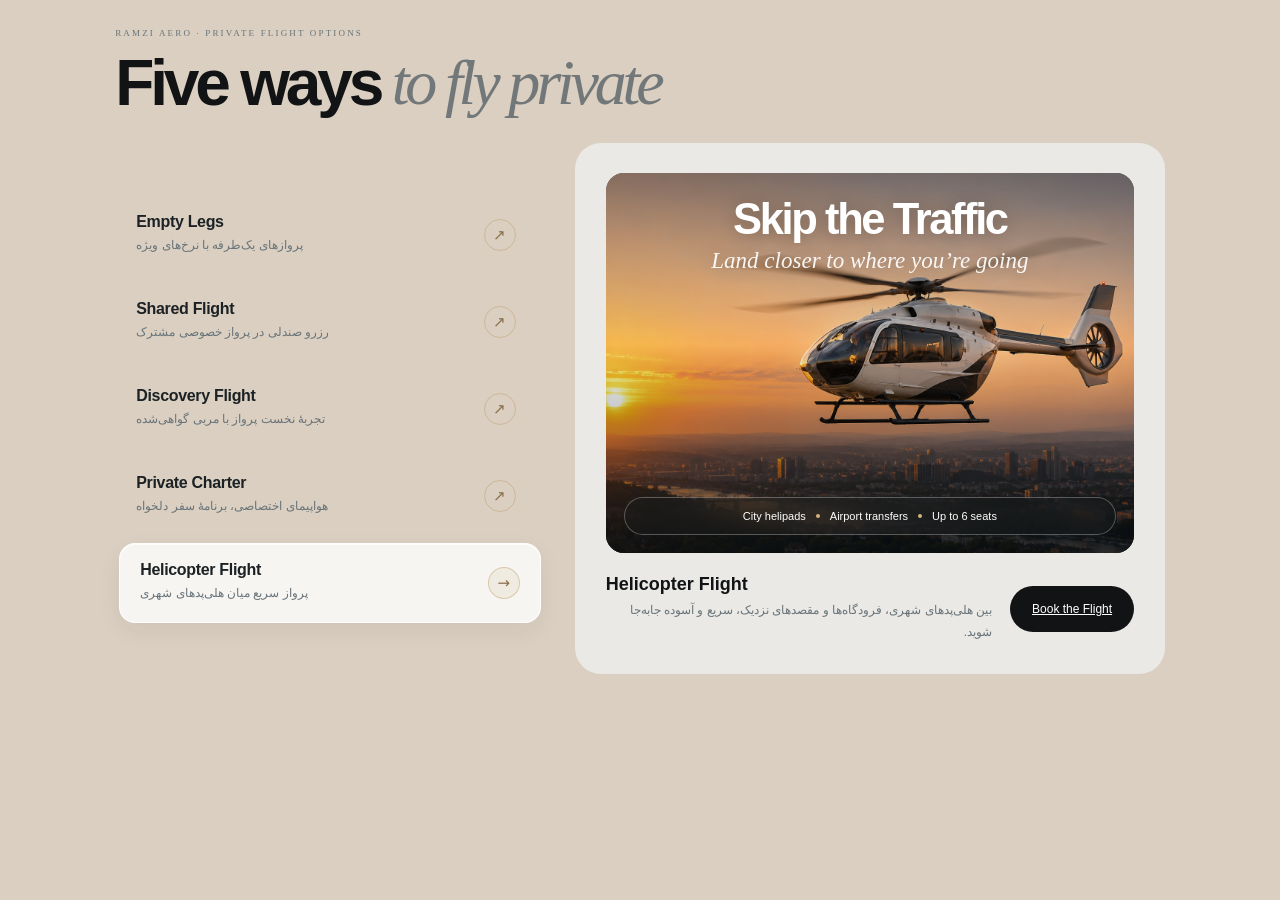
<file: five-ways-services-elementor.html>
<!doctype html>
<html lang="en" dir="ltr">
<head>
  <meta charset="UTF-8">
  <meta name="viewport" content="width=device-width, initial-scale=1">
  <title>Five ways to fly private — Elementor section</title>
</head>
<body style="margin:0;background:#dacfc0;padding:28px 0">
<!-- Five ways to fly private: copy this complete file body into an Elementor HTML widget. Update image paths and the #contact CTA target if needed. -->
<style>
/* Five ways to fly private service selector */
.fa-services-section { --fa-svc-ink: var(--ink, #111315); --fa-svc-persian-font: var(--fa-font, "Vazirmatn", Tahoma, sans-serif); --fa-svc-english-font: var(--en-font, "SF Pro Display", "SF Pro Text", -apple-system, BlinkMacSystemFont, "Segoe UI", Roboto, sans-serif); width: min(82%, 1420px); margin: 0 auto 76px; color: var(--fa-svc-ink); }
.fa-services-heading { margin-bottom: 28px; }
.fa-services-heading > p { margin: 0 0 14px; color: #68747a; font-size: 9px; letter-spacing: .24em; }
.fa-services-heading h2 { display: flex; flex-wrap: wrap; gap: .18em; margin: 0; font-family: var(--fa-svc-english-font); font-size: clamp(38px, 5vw, 66px); font-weight: 550; letter-spacing: -.065em; line-height: .98; }
.fa-services-heading h2 em { color: #72787a; font-family: Georgia, "Times New Roman", serif; font-weight: 400; }
.fa-services-layout { display: grid; grid-template-columns: minmax(250px, 5fr) minmax(0, 7fr); align-items: stretch; gap: clamp(20px, 3vw, 48px); }
.fa-services-list-wrap { display: flex; align-items: center; min-width: 0; }
.fa-services-list { display: flex; width: 100%; flex-direction: column; gap: 7px; margin: 0; padding: 0; }
.fa-services-tab { display: flex; width: 100%; min-height: 80px; align-items: center; justify-content: space-between; gap: 16px; padding: 15px 20px; border: 1px solid transparent; border-radius: 16px; background: transparent; color: #1b2124; text-align: left; cursor: pointer; transition: background-color .28s ease, border-color .28s ease, transform .28s ease, box-shadow .28s ease; }
.fa-services-tab:hover { background: rgba(255,255,255,.42); }
.fa-services-tab.is-active { border-color: rgba(255,255,255,.88); background: rgba(255,255,255,.78); box-shadow: 0 8px 25px rgba(36,39,39,.06), inset 0 1px rgba(255,255,255,.8); transform: translateX(4px); }
.fa-services-tab:focus-visible { outline: 2px solid #b9955b; outline-offset: 3px; }
.fa-services-tab > span:first-child { display: flex; min-width: 0; flex: 1; flex-direction: column; gap: 5px; }
.fa-services-tab b { font-family: var(--fa-svc-english-font); font-size: clamp(15px, 1.25vw, 18px); font-weight: 550; letter-spacing: -.02em; }
.fa-services-tab-line { color: #68747a; font-family: var(--fa-svc-persian-font); font-size: 12px; line-height: 1.6; }
.fa-services-tab-arrow { display: grid; width: 30px; height: 30px; flex: 0 0 30px; place-items: center; border: 1px solid rgba(185,149,91,.4); border-radius: 50%; color: #8a704b; font-size: 15px; transition: transform .28s ease, background-color .28s ease; }
.fa-services-tab.is-active .fa-services-tab-arrow { transform: rotate(45deg); background: rgba(185,149,91,.1); }
.fa-services-panel { min-width: 0; padding: clamp(18px, 2.4vw, 34px); border-radius: 26px; background: #eae9e5; transition: opacity .2s ease, transform .2s ease; }
.fa-services-panel.is-changing { opacity: .25; transform: translateY(5px); }
.fa-services-visual { isolation: isolate; position: relative; min-height: 380px; overflow: hidden; border-radius: 18px; background: #384953; color: #fff; }
.fa-services-image, .fa-services-image-shade { position: absolute; z-index: -2; inset: 0; width: 100%; height: 100%; }
.fa-services-image { display: block; object-fit: cover; object-position: center 53%; transition: transform .7s cubic-bezier(.2,.75,.25,1), opacity .22s ease; }
.fa-services-panel:hover .fa-services-image { transform: scale(1.025); }
.fa-services-image-shade { z-index: -1; background: linear-gradient(180deg, rgba(8,13,17,.42), rgba(8,13,17,.03) 45%, rgba(8,13,17,.62)); }
.fa-services-image-copy { position: absolute; top: clamp(24px, 5%, 42px); left: 20px; right: 20px; text-align: center; text-shadow: 0 2px 18px rgba(0,0,0,.24); }
.fa-services-tagline { margin: 0 0 5px; font-family: var(--fa-svc-english-font); font-size: clamp(30px, 3.4vw, 48px); font-weight: 550; letter-spacing: -.055em; line-height: 1.05; }
.fa-services-subtitle { margin: 0; color: rgba(255,255,255,.92); font-family: Georgia, "Times New Roman", serif; font-size: clamp(17px, 1.8vw, 23px); font-style: italic; }
.fa-services-chips { position: absolute; right: 18px; bottom: 18px; left: 18px; display: flex; flex-wrap: wrap; align-items: center; justify-content: center; gap: 10px; padding: 12px 16px; border: 1px solid rgba(255,255,255,.28); border-radius: 999px; background: rgba(24,30,33,.38); color: #fff; font-family: var(--fa-svc-english-font); font-size: 11px; backdrop-filter: blur(14px) saturate(1.25); -webkit-backdrop-filter: blur(14px) saturate(1.25); }
.fa-services-chips i { width: 4px; height: 4px; border-radius: 50%; background: #d4b47d; }
.fa-services-panel-footer { display: flex; align-items: center; justify-content: space-between; gap: 18px; padding-top: 21px; }
.fa-services-panel-copy { min-width: 0; }
.fa-services-name { margin: 0 0 5px; font-family: var(--fa-svc-english-font); font-size: 18px; font-weight: 600; }
.fa-services-description { margin: 0; color: #68747a; font-family: var(--fa-svc-persian-font); font-size: 12px; line-height: 1.8; }
.fa-services-cta { display: inline-flex; min-height: 46px; flex: 0 0 auto; align-items: center; justify-content: center; gap: 11px; padding: 0 22px; border-radius: 999px; background: #111315; color: #fff; font-family: var(--fa-svc-english-font); font-size: 12px; transition: transform .2s ease, background-color .2s ease; }
.fa-services-cta:hover { transform: translateY(-2px); background: #303638; }
.fa-services-cta:focus-visible { outline: 2px solid #b9955b; outline-offset: 3px; }
.fa-services-cta span { font-size: 15px; }
@media (max-width: 900px) {
  .fa-services-section { width: min(88%, 760px); }
  .fa-services-layout { grid-template-columns: 1fr; gap: 22px; }
  .fa-services-list-wrap { order: 0; }
  .fa-services-panel { order: 1; }
  .fa-services-list { display: grid; grid-template-columns: repeat(2, minmax(0, 1fr)); }
  .fa-services-tab { min-height: 78px; padding: 13px 15px; }
  .fa-services-tab.is-active { transform: none; }
  .fa-services-visual { min-height: 400px; }
}
@media (max-width: 600px) {
  .fa-services-section { width: calc(100% - 28px); margin-bottom: 48px; }
  .fa-services-heading { margin-bottom: 20px; }
  .fa-services-heading h2 { font-size: clamp(35px, 10vw, 48px); }
  .fa-services-layout { gap: 16px; }
  .fa-services-list { grid-template-columns: 1fr; gap: 5px; }
  .fa-services-tab { min-height: 65px; padding: 10px 13px; border-radius: 13px; }
  .fa-services-tab b { font-size: 15px; }
  .fa-services-tab-line { font-size: 11px; }
  .fa-services-panel { padding: 13px; border-radius: 18px; }
  .fa-services-visual { min-height: 350px; border-radius: 13px; }
  .fa-services-image-copy { top: 22px; }
  .fa-services-chips { right: 12px; bottom: 12px; left: 12px; gap: 7px; padding: 9px 10px; border-radius: 15px; font-size: 9px; }
  .fa-services-panel-footer { flex-direction: column; align-items: stretch; gap: 14px; padding-top: 16px; }
  .fa-services-name { font-size: 16px; }
  .fa-services-cta { width: 100%; min-height: 44px; }
}
@media (prefers-reduced-motion: reduce) {
  .fa-services-section *, .fa-services-section *::before, .fa-services-section *::after { scroll-behavior: auto; animation-duration: .01ms !important; transition-duration: .01ms !important; }
}
</style>
<section class="fa-services-section" id="fa-services" aria-labelledby="fa-services-heading">
        <header class="fa-services-heading">
          <p>RAMZI AERO · PRIVATE FLIGHT OPTIONS</p>
          <h2 id="fa-services-heading"><span>Five ways</span> <em>to fly private</em></h2>
        </header>

        <div class="fa-services-layout">
          <div class="fa-services-list-wrap">
            <div class="fa-services-list" id="fa-services-list" role="tablist" aria-label="Private flight services" aria-orientation="vertical">
              <button class="fa-services-tab" id="fa-services-tab-empty-legs" type="button" role="tab" aria-selected="false" aria-controls="fa-services-panel" tabindex="-1" data-service="empty-legs">
                <span><b>Empty Legs</b><span class="fa-services-tab-line" lang="fa" dir="rtl">پروازهای یک‌طرفه با نرخ‌های ویژه</span></span><span class="fa-services-tab-arrow" aria-hidden="true">↗</span>
              </button>
              <button class="fa-services-tab" id="fa-services-tab-shared-flight" type="button" role="tab" aria-selected="false" aria-controls="fa-services-panel" tabindex="-1" data-service="shared-flight">
                <span><b>Shared Flight</b><span class="fa-services-tab-line" lang="fa" dir="rtl">رزرو صندلی در پرواز خصوصی مشترک</span></span><span class="fa-services-tab-arrow" aria-hidden="true">↗</span>
              </button>
              <button class="fa-services-tab" id="fa-services-tab-discovery-flight" type="button" role="tab" aria-selected="false" aria-controls="fa-services-panel" tabindex="-1" data-service="discovery-flight">
                <span><b>Discovery Flight</b><span class="fa-services-tab-line" lang="fa" dir="rtl">تجربهٔ نخست پرواز با مربی گواهی‌شده</span></span><span class="fa-services-tab-arrow" aria-hidden="true">↗</span>
              </button>
              <button class="fa-services-tab" id="fa-services-tab-private-charter" type="button" role="tab" aria-selected="false" aria-controls="fa-services-panel" tabindex="-1" data-service="private-charter">
                <span><b>Private Charter</b><span class="fa-services-tab-line" lang="fa" dir="rtl">هواپیمای اختصاصی، برنامهٔ سفر دلخواه</span></span><span class="fa-services-tab-arrow" aria-hidden="true">↗</span>
              </button>
              <button class="fa-services-tab is-active" id="fa-services-tab-helicopter-flight" type="button" role="tab" aria-selected="true" aria-controls="fa-services-panel" tabindex="0" data-service="helicopter-flight">
                <span><b>Helicopter Flight</b><span class="fa-services-tab-line" lang="fa" dir="rtl">پرواز سریع میان هلی‌پدهای شهری</span></span><span class="fa-services-tab-arrow" aria-hidden="true">↗</span>
              </button>
            </div>
          </div>

          <div class="fa-services-panel" id="fa-services-panel" role="tabpanel" aria-live="polite" aria-labelledby="fa-services-tab-helicopter-flight" tabindex="0">
            <div class="fa-services-visual">
              <img class="fa-services-image" src="public/images/five-ways-helicopter.png" alt="هلیکوپتر در پرواز بر فراز شهر هنگام غروب" loading="lazy" />
              <div class="fa-services-image-shade" aria-hidden="true"></div>
              <div class="fa-services-image-copy">
                <h3 class="fa-services-tagline">Skip the Traffic</h3>
                <p class="fa-services-subtitle">Land closer to where you’re going</p>
              </div>
              <div class="fa-services-chips" aria-label="Helicopter Flight highlights">
                <span>City helipads</span><i aria-hidden="true"></i><span>Airport transfers</span><i aria-hidden="true"></i><span>Up to 6 seats</span>
              </div>
            </div>
            <div class="fa-services-panel-footer">
              <div class="fa-services-panel-copy">
                <h4 class="fa-services-name">Helicopter Flight</h4>
                <p class="fa-services-description" lang="fa" dir="rtl">بین هلی‌پدهای شهری، فرودگاه‌ها و مقصدهای نزدیک، سریع و آسوده جابه‌جا شوید.</p>
              </div>
              <a class="fa-services-cta" href="#contact">Book the Flight <span aria-hidden="true">↗</span></a>
            </div>
          </div>
        </div>
      </section>
<script>
const privateServicesRoot = document.querySelector(".fa-services-section");

if (privateServicesRoot && !privateServicesRoot.dataset.initialized) {
  privateServicesRoot.dataset.initialized = "true";
  const serviceTabs = [...privateServicesRoot.querySelectorAll(".fa-services-tab")];
  const servicePanel = privateServicesRoot.querySelector(".fa-services-panel");
  const serviceImage = privateServicesRoot.querySelector(".fa-services-image");
  const serviceTagline = privateServicesRoot.querySelector(".fa-services-tagline");
  const serviceSubtitle = privateServicesRoot.querySelector(".fa-services-subtitle");
  const serviceChips = privateServicesRoot.querySelector(".fa-services-chips");
  const serviceName = privateServicesRoot.querySelector(".fa-services-name");
  const serviceDescription = privateServicesRoot.querySelector(".fa-services-description");
  const serviceCta = privateServicesRoot.querySelector(".fa-services-cta");
  const privateServices = {
    "empty-legs": {
      name: "Empty Legs",
      line: "One-way flights at reduced fares",
      tagline: "A Smarter Way to Fly",
      subtitle: "Make the most of a repositioning flight",
      body: "وقتی هواپیما برای سفر بعدی جابه‌جا می‌شود، گاهی می‌توانید همان مسیر را با هزینه‌ای مناسب‌تر رزرو کنید.",
      chips: ["Whole aircraft", "One way", "Value fares"],
      image: "public/images/service-private-jet.png",
      alt: "هواپیمای مسافربری روی باند فرودگاه هنگام غروب",
      cta: "See This Week"
    },
    "shared-flight": {
      name: "Shared Flight",
      line: "Your own seat on a private flight",
      tagline: "Your Seat, Your Journey",
      subtitle: "A private flight shared with others",
      body: "یک صندلی در پروازی خصوصی رزرو کنید و تجربهٔ سفر از ترمینال اختصاصی را با مسافران دیگر به اشتراک بگذارید.",
      chips: ["Per-seat pricing", "Private terminals", "Select routes"],
      image: "public/images/service-aviation-english.png",
      alt: "جت خصوصی آمادهٔ پرواز در فرودگاه",
      cta: "Find a Seat"
    },
    "discovery-flight": {
      name: "Discovery Flight",
      line: "Your first time at the controls",
      tagline: "Take the First Step",
      subtitle: "Discover the view from the flight deck",
      body: "با همراهی مربی پرواز، تجربه‌ای نخستین از پرواز و آشنایی با دنیای خلبانی داشته باشید؛ نیازی به تجربهٔ قبلی نیست.",
      chips: ["No experience needed", "Flight instructor", "A memorable gift"],
      image: "public/images/faq/above-the-clouds.jpg",
      alt: "جت در حال پرواز بر فراز ابرها",
      cta: "Book a Flight"
    },
    "private-charter": {
      name: "Private Charter",
      line: "Your aircraft, your schedule",
      tagline: "Fly on Your Schedule",
      subtitle: "A private aircraft for your journey",
      body: "برای مسیر و زمان دلخواهتان، پرواز اختصاصی هماهنگ کنید و جزئیات سفر را متناسب با نیاز خود پیش ببرید.",
      chips: ["Flexible routes", "Private cabin", "Personal planning"],
      image: "public/images/faq/night-charter.jpg",
      alt: "جت خصوصی در فرودگاه شبانه",
      cta: "Request a Quote"
    },
    "helicopter-flight": {
      name: "Helicopter Flight",
      line: "Skip the traffic, land closer",
      tagline: "Skip the Traffic",
      subtitle: "Land closer to where you’re going",
      body: "بین هلی‌پدهای شهری، فرودگاه‌ها و مقصدهای نزدیک، سریع و آسوده جابه‌جا شوید.",
      chips: ["City helipads", "Airport transfers", "Up to 6 seats"],
      image: "public/images/five-ways-helicopter.png",
      alt: "هلیکوپتر در پرواز بر فراز شهر هنگام غروب",
      cta: "Book the Flight"
    }
  };
  let selectedService = -1;
  let panelSwapTimer;

  function renderPrivateService(index, animate = true) {
    const tab = serviceTabs[index];
    const data = privateServices[tab?.dataset.service];
    if (!data || index === selectedService) return;
    selectedService = index;

    serviceTabs.forEach((item, itemIndex) => {
      const selected = itemIndex === index;
      item.classList.toggle("is-active", selected);
      item.setAttribute("aria-selected", String(selected));
      item.tabIndex = selected ? 0 : -1;
    });

    servicePanel.setAttribute("aria-labelledby", tab.id);
    if (animate) servicePanel.classList.add("is-changing");
    window.clearTimeout(panelSwapTimer);
    panelSwapTimer = window.setTimeout(() => {
      serviceImage.src = data.image;
      serviceImage.alt = data.alt;
      serviceTagline.textContent = data.tagline;
      serviceSubtitle.textContent = data.subtitle;
      serviceName.textContent = data.name;
      serviceDescription.textContent = data.body;
      serviceCta.textContent = data.cta;
      serviceCta.href = "#contact";
      serviceChips.replaceChildren(...data.chips.flatMap((chip, chipIndex) => {
        const label = document.createElement("span");
        label.textContent = chip;
        if (chipIndex === 0) return [label];
        const separator = document.createElement("i");
        separator.setAttribute("aria-hidden", "true");
        return [separator, label];
      }));
      serviceChips.setAttribute("aria-label", `${data.name} highlights`);
      servicePanel.classList.remove("is-changing");
    }, animate ? 150 : 0);
  }

  serviceTabs.forEach((tab, index) => {
    tab.addEventListener("click", () => renderPrivateService(index));
    tab.addEventListener("keydown", (event) => {
      const vertical = ["ArrowDown", "ArrowUp"].includes(event.key);
      const horizontal = ["ArrowLeft", "ArrowRight"].includes(event.key);
      if (!vertical && !horizontal && !["Home", "End"].includes(event.key)) return;
      event.preventDefault();
      const forward = event.key === "ArrowDown" || event.key === "ArrowRight";
      const nextIndex = event.key === "Home" ? 0 : event.key === "End" ? serviceTabs.length - 1 : (index + (forward ? 1 : -1) + serviceTabs.length) % serviceTabs.length;
      serviceTabs[nextIndex].focus();
      renderPrivateService(nextIndex);
    });
  });

  renderPrivateService(serviceTabs.findIndex((tab) => tab.dataset.service === "helicopter-flight"), false);
}
</script>

</body>
</html>
</file>
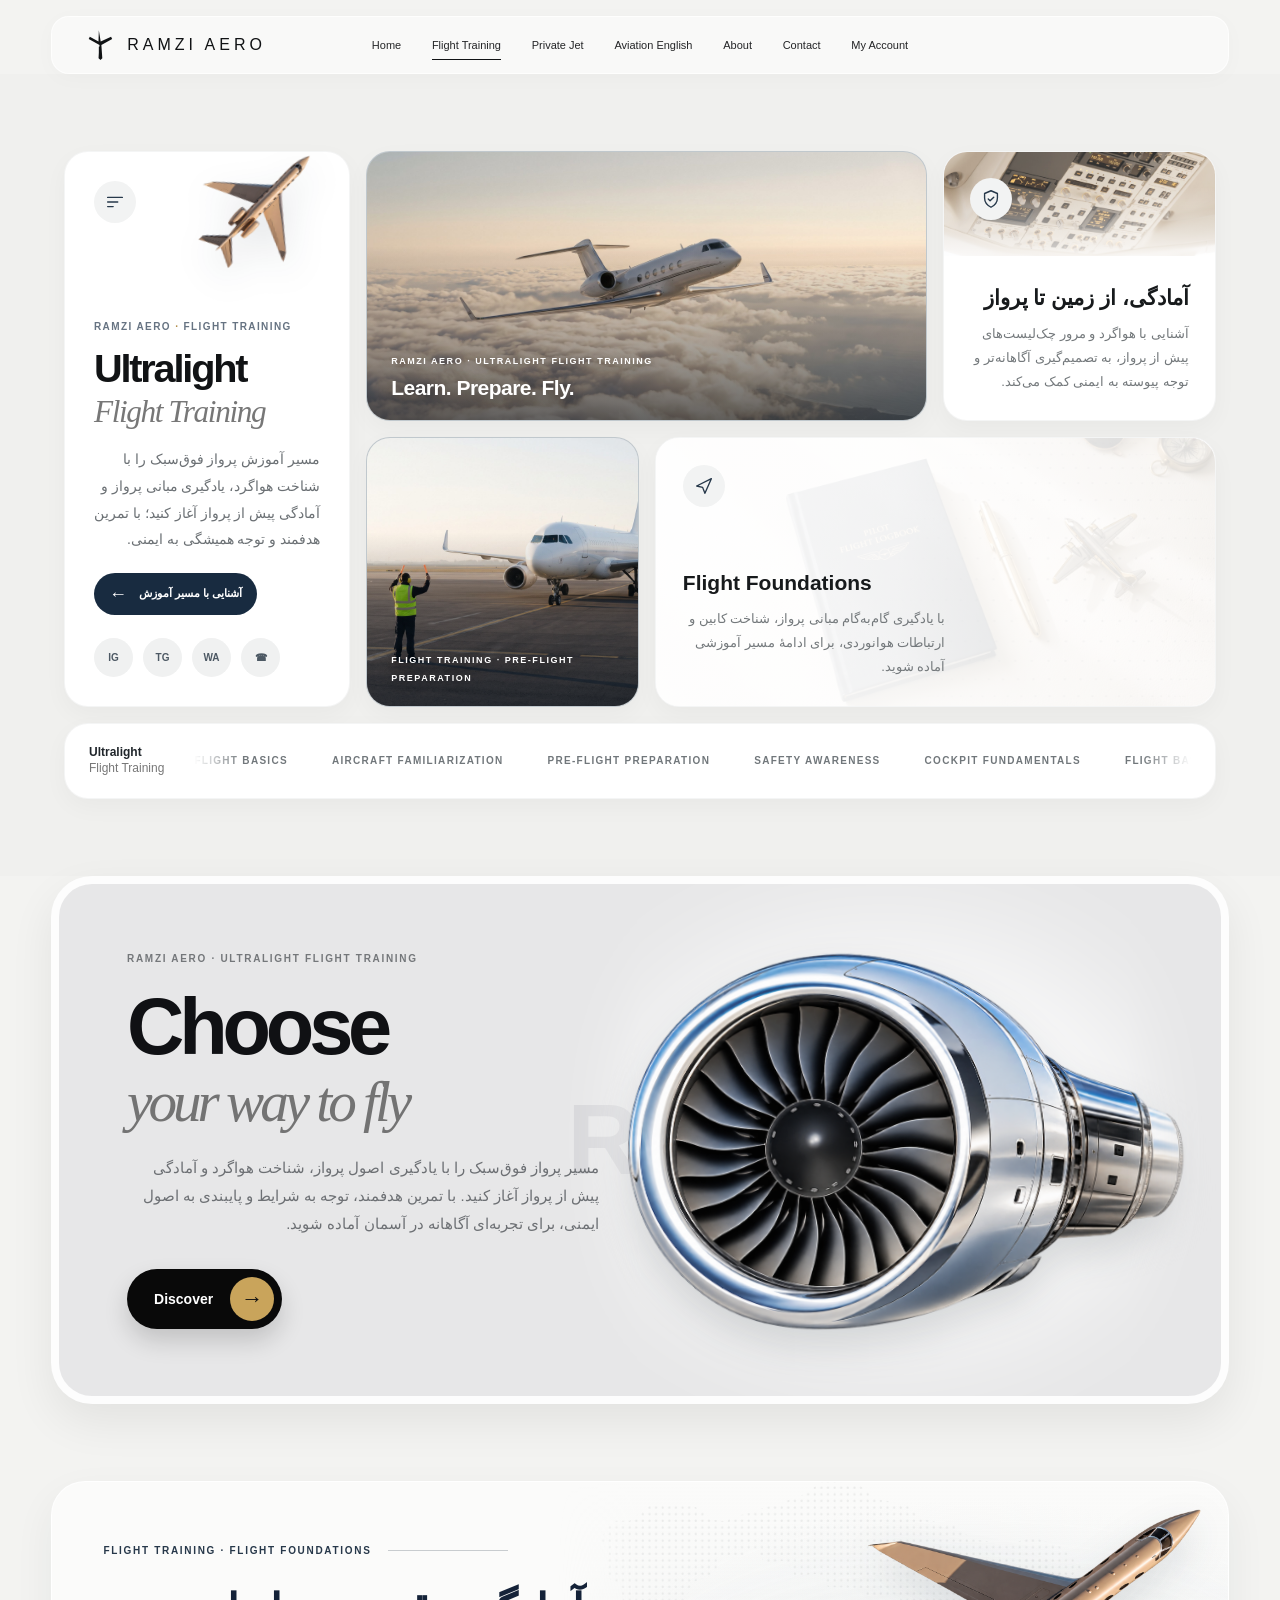
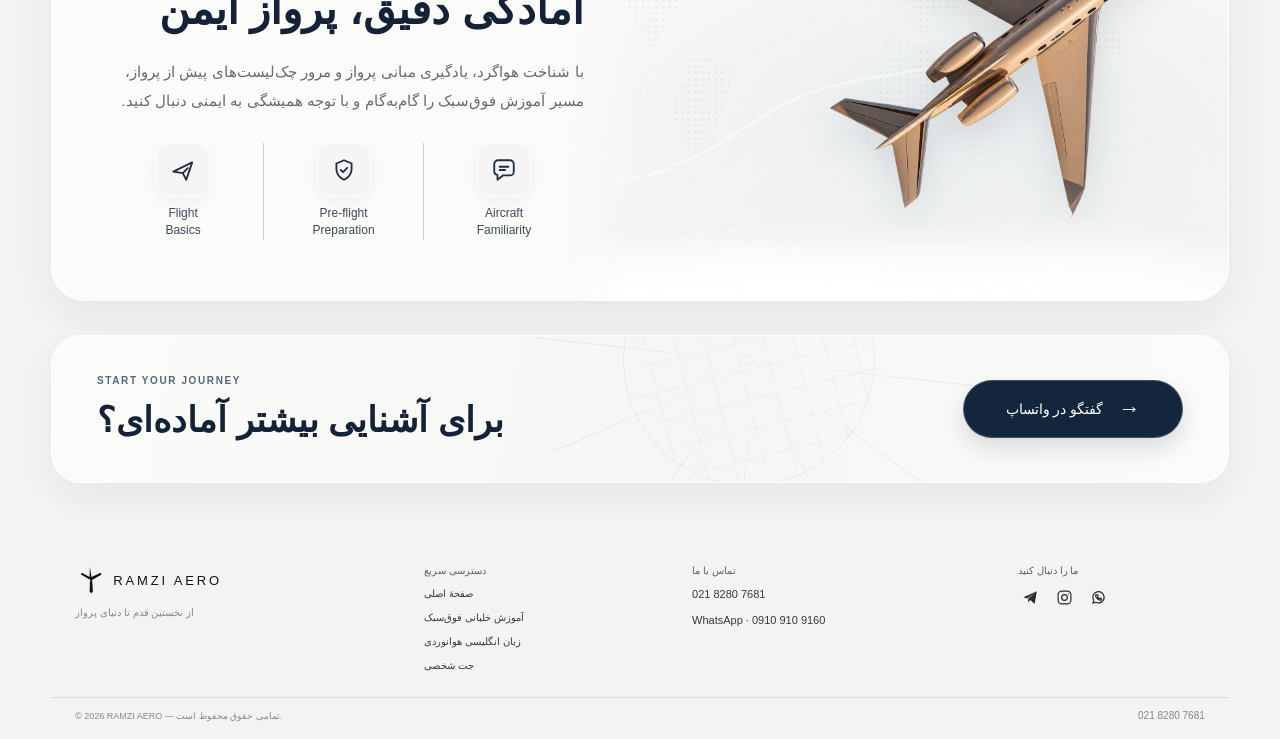
<file: flight-training.html>
<!doctype html>
<html lang="fa" dir="ltr">
  <head>
    <meta charset="UTF-8" />
    <meta name="viewport" content="width=device-width, initial-scale=1" />
    <meta name="theme-color" content="#dacfc0" />
    <meta name="description" content="آشنایی با مسیر آموزش خلبانی فوق‌سبک در RAMZI AERO؛ از مبانی پرواز تا آمادگی و ارتباطات هوانوردی." />
    <title>Ultralight Flight Training — RAMZI AERO</title>
    <link rel="stylesheet" href="styles.css" />
    <style>
      /* First section only: scoped Bento layout for Ultralight Flight Training. */
      #training-hero { width: 100%; padding: clamp(38px, 6vw, 86px) 5%; overflow: hidden; background: #f0f0ee; }
      #training-hero, #training-hero * { box-sizing: border-box; }
      #training-hero .ft-bento-grid { display: grid; width: min(100%, 1600px); margin: 0 auto; grid-template-columns: 1.05fr 1fr 1fr 1fr; grid-template-rows: repeat(2, minmax(250px, 270px)) 76px; gap: 16px; }
      #training-hero .ft-bento-card { position: relative; min-width: 0; overflow: hidden; border: 1px solid rgba(20, 28, 36, .045); border-radius: 24px; background: #fff; box-shadow: 0 8px 25px rgba(0,0,0,.035); }
      #training-hero .ft-bento-intro { grid-column: 1; grid-row: 1 / 3; display: flex; flex-direction: column; justify-content: space-between; padding: 29px; }
      #training-hero .ft-bento-menu-icon, #training-hero .ft-bento-round-icon { position: relative; z-index: 3; display: grid; width: 42px; height: 42px; flex: 0 0 auto; place-items: center; border-radius: 50%; background: #f2f3f3; color: #27394b; }
      #training-hero .ft-bento-menu-icon svg, #training-hero .ft-bento-round-icon svg { width: 22px; height: 22px; fill: none; stroke: currentColor; stroke-width: 1.5; stroke-linecap: round; stroke-linejoin: round; }
      #training-hero .ft-bento-intro-copy { position: relative; z-index: 2; }
      #training-hero .ft-bento-plane { position: absolute; z-index: 1; top: 8px; right: 18px; width: 58%; max-width: 235px; pointer-events: none; }
      #training-hero .ft-bento-plane img { display: block; width: 100%; height: auto; object-fit: contain; filter: drop-shadow(0 14px 18px rgba(20,34,48,.12)); transform: rotate(-9deg); }
      #training-hero .ft-bento-kicker { margin: 0 0 14px; color: #667382; font: 650 10px/1.6 var(--serif); letter-spacing: .14em; }
      #training-hero .ft-bento-kicker span { color: #b28d4b; }
      #training-hero .ft-bento-title { margin: 0 0 18px; color: #111315; font: 750 clamp(36px, 3.1vw, 52px)/.98 var(--serif); letter-spacing: -.055em; }
      #training-hero .ft-bento-title span, #training-hero .ft-bento-title em { display: block; }
      #training-hero .ft-bento-title em { margin-top: 7px; color: #777; font: italic 400 .79em/1.08 Georgia, "Times New Roman", serif; letter-spacing: -.045em; }
      #training-hero .ft-bento-description { max-width: 340px; margin: 0; color: #6b7074; font: 400 14px/1.9 var(--persian); text-align: right; }
      #training-hero .ft-bento-cta { display: inline-flex; min-height: 42px; align-items: center; gap: 12px; margin-top: 20px; padding: 0 15px; border-radius: 999px; background: #182b40; color: #fff; font: 600 11px/1 var(--persian); transition: transform .2s ease, background .2s ease; }
      #training-hero .ft-bento-cta:hover { transform: translateY(-2px); background: #24486a; }
      #training-hero .ft-bento-cta span { font: 18px/1 var(--serif); }
      #training-hero .ft-bento-socials { display: flex; gap: 10px; margin-top: 23px; }
      #training-hero .ft-bento-socials a { display: grid; width: 39px; height: 39px; place-items: center; border-radius: 50%; background: #f0f1f1; color: #4d5964; font: 600 10px var(--serif); transition: transform .2s ease, background .2s ease, color .2s ease; }
      #training-hero .ft-bento-socials a:hover { transform: translateY(-2px); background: #182b40; color: #fff; }
      #training-hero .ft-bento-main-image { grid-column: 2 / 4; grid-row: 1; background: #c9d0d5; }
      #training-hero .ft-bento-slide { position: absolute; inset: 0; width: 100%; height: 100%; object-fit: cover; opacity: 0; transform: scale(1); transition: opacity .9s ease, transform 1.2s ease; }
      #training-hero .ft-bento-slide.is-active { opacity: 1; transform: scale(1.025); }
      #training-hero .ft-bento-main-image:hover .ft-bento-slide.is-active { transform: scale(1.055); }
      #training-hero .ft-bento-main-image::after, #training-hero .ft-bento-runway::after { position: absolute; inset: 35% 0 0; background: linear-gradient(0deg, rgba(11,22,34,.63), transparent); content: ""; pointer-events: none; }
      #training-hero .ft-bento-image-caption { position: absolute; z-index: 2; right: 24px; bottom: 20px; left: 24px; color: #fff; text-shadow: 0 2px 14px rgba(0,0,0,.42); }
      #training-hero .ft-bento-image-caption span { font: 650 9px/1.5 var(--serif); letter-spacing: .17em; }
      #training-hero .ft-bento-image-caption h2 { margin: 6px 0 0; font: 650 21px/1.2 var(--serif); letter-spacing: -.025em; }
      #training-hero .ft-bento-info { grid-column: 4; grid-row: 1; display: flex; flex-direction: column; justify-content: space-between; padding: 26px; }
      #training-hero .ft-bento-info-image { position: absolute; inset: 0 0 auto; width: 100%; height: 39%; object-fit: cover; object-position: center 52%; opacity: .82; }
      #training-hero .ft-bento-info::after { position: absolute; z-index: 1; inset: 13% 0 auto; height: 33%; background: linear-gradient(180deg, rgba(255,255,255,0), #fff); content: ""; pointer-events: none; }
      #training-hero .ft-bento-info h2, #training-hero .ft-bento-global h2 { margin: 0 0 10px; color: #171a1c; font: 650 21px/1.25 var(--persian); }
      #training-hero .ft-bento-info p, #training-hero .ft-bento-global p { margin: 0; color: #74797c; font: 400 13px/1.85 var(--persian); text-align: right; }
      #training-hero .ft-bento-info > div { position: relative; z-index: 2; }
      #training-hero .ft-bento-runway { grid-column: 2; grid-row: 2; background: #c9d0d5; }
      #training-hero .ft-bento-runway img { display: block; width: 100%; height: 100%; object-fit: cover; transition: transform .8s ease; }
      #training-hero .ft-bento-runway:hover img { transform: scale(1.05); }
      #training-hero .ft-bento-global { grid-column: 3 / 5; grid-row: 2; display: flex; flex-direction: column; justify-content: space-between; padding: 27px; }
      #training-hero .ft-bento-globe { position: absolute; z-index: 1; top: -23%; right: -4%; width: 77%; height: 145%; opacity: .2; pointer-events: none; }
      #training-hero .ft-bento-global::after { position: absolute; z-index: 2; inset: 0; background: linear-gradient(90deg, rgba(255,255,255,.9) 0%, rgba(255,255,255,.86) 43%, rgba(255,255,255,.62) 100%); content: ""; pointer-events: none; }
      #training-hero .ft-bento-global-image { position: absolute; z-index: 0; inset: 0; width: 100%; height: 100%; border-radius: inherit; object-fit: cover; object-position: center; opacity: .42; }
      #training-hero .ft-bento-global > div { position: relative; z-index: 3; max-width: 52%; margin-top: auto; }
      #training-hero .ft-bento-marquee { grid-column: 1 / 5; grid-row: 3; display: flex; align-items: center; gap: 30px; padding: 0 24px; }
      #training-hero .ft-bento-marquee-label { display: flex; flex: 0 0 auto; flex-direction: column; color: #20262b; font: 650 12px/1.3 var(--serif); }
      #training-hero .ft-bento-marquee-label span:last-child { color: #777; font-weight: 450; }
      #training-hero .ft-bento-marquee-mask { flex: 1; overflow: hidden; mask-image: linear-gradient(90deg, transparent, #000 5%, #000 95%, transparent); }
      #training-hero .ft-bento-marquee-track { display: flex; width: max-content; align-items: center; gap: 44px; animation: ft-training-marquee 35s linear infinite; }
      #training-hero .ft-bento-marquee-track span { color: #71777b; font: 650 10px/1 var(--serif); letter-spacing: .13em; white-space: nowrap; }
      @keyframes ft-training-marquee { to { transform: translateX(-50%); } }
      @media (max-width: 1024px) {
        #training-hero { padding: 58px 4%; }
        #training-hero .ft-bento-grid { grid-template-columns: repeat(2, minmax(0,1fr)); grid-template-rows: auto; }
        #training-hero .ft-bento-intro { grid-column: 1; grid-row: 1 / 3; min-height: 500px; }
        #training-hero .ft-bento-plane { top: 8px; right: 16px; width: 48%; max-width: 195px; }
        #training-hero .ft-bento-main-image { grid-column: 2; grid-row: 1; min-height: 260px; }
        #training-hero .ft-bento-info { grid-column: 2; grid-row: 2; min-height: 230px; }
        #training-hero .ft-bento-runway { grid-column: 1; grid-row: 3; min-height: 240px; }
        #training-hero .ft-bento-global { grid-column: 2; grid-row: 3; min-height: 260px; }
        #training-hero .ft-bento-marquee { grid-column: 1 / 3; grid-row: 4; min-height: 76px; }
      }
      @media (max-width: 600px) {
        #training-hero { padding: 34px 16px; }
        #training-hero .ft-bento-grid { grid-template-columns: minmax(0,1fr); gap: 12px; }
        #training-hero .ft-bento-intro { grid-column: 1; grid-row: auto; min-height: 500px; padding: 23px; }
        #training-hero .ft-bento-plane { top: 5px; right: 14px; width: 52%; max-width: 195px; }
        #training-hero .ft-bento-kicker { font-size: 9px; }
        #training-hero .ft-bento-title { font-size: clamp(38px, 10vw, 48px); }
        #training-hero .ft-bento-description { font-size: 13px; }
        #training-hero .ft-bento-main-image { grid-column: 1; grid-row: auto; min-height: 240px; }
        #training-hero .ft-bento-info { grid-column: 1; grid-row: auto; min-height: 235px; }
        #training-hero .ft-bento-info-image { height: 35%; }
        #training-hero .ft-bento-runway { grid-column: 1; grid-row: auto; min-height: 220px; }
        #training-hero .ft-bento-global { grid-column: 1; grid-row: auto; min-height: 340px; padding: 23px; }
        #training-hero .ft-bento-global-image { object-position: center; }
        #training-hero .ft-bento-global::after { background: linear-gradient(90deg, rgba(255,255,255,.9), rgba(255,255,255,.72)); }
        #training-hero .ft-bento-global > div { max-width: 100%; }
        #training-hero .ft-bento-globe { top: 9px; right: 8%; width: 78%; height: 47%; opacity: .16; }
        #training-hero .ft-bento-marquee { grid-column: 1; grid-row: auto; min-height: 78px; gap: 15px; padding: 0 14px; }
        #training-hero .ft-bento-marquee-label { font-size: 10px; }
        #training-hero .ft-bento-marquee-track { gap: 27px; }
        #training-hero .ft-bento-marquee-track span { font-size: 9px; }
      }
      @media (prefers-reduced-motion: reduce) {
        #training-hero .ft-bento-marquee-track { animation: none; }
        #training-hero .ft-bento-slide, #training-hero .ft-bento-runway img, #training-hero .ft-bento-cta, #training-hero .ft-bento-socials a { transition: none; }
      }

      /* Next section: editorial engine hero, scoped to this section only. */
      #ra-training-engine-hero, #ra-training-engine-hero * { box-sizing: border-box; }
      #ra-training-engine-hero { --ra-training-ink: #101114; --ra-training-muted: #6d7074; position: relative; isolation: isolate; display: grid; grid-template-columns: minmax(0, .92fr) minmax(0, 1.08fr); align-items: center; width: min(92%, 1700px); min-height: clamp(440px, 38vw, 650px); margin: 0 auto clamp(48px, 6vw, 88px); padding: clamp(38px, 5.3vw, 92px); overflow: hidden; border: 8px solid rgba(255,255,255,.9); border-radius: clamp(28px, 3.2vw, 52px); background: #e7e7e8; box-shadow: 0 18px 45px rgba(0,0,0,.07); direction: ltr; }
      #ra-training-engine-hero::before { position: absolute; z-index: 0; top: 50%; right: 1%; width: 62%; overflow: hidden; transform: translateY(-50%); color: rgba(105,112,122,.13); content: "RAMZI AERO"; font: 850 clamp(54px, 7.8vw, 148px)/.9 var(--serif, Arial, sans-serif); letter-spacing: -.065em; text-align: center; white-space: nowrap; pointer-events: none; }
      #ra-training-engine-hero .ra-training-hero-copy { position: relative; z-index: 3; grid-column: 1; grid-row: 1; width: 100%; max-width: 670px; min-width: 0; }
      #ra-training-engine-hero .ra-training-kicker { margin: 0 0 20px; color: #74777a; font: 650 10px/1.65 var(--serif, Arial, sans-serif); letter-spacing: .17em; }
      #ra-training-engine-hero h2 { margin: 0; color: var(--ra-training-ink); font: 780 clamp(54px, 6.2vw, 104px)/.98 var(--serif, Arial, sans-serif); letter-spacing: -.065em; }
      #ra-training-engine-hero h2 span, #ra-training-engine-hero h2 em { display: block; direction: ltr; unicode-bidi: isolate; }
      #ra-training-engine-hero h2 em { margin-top: .12em; color: #737373; font: italic 400 .72em/1 Georgia, "Times New Roman", serif; letter-spacing: -.07em; white-space: nowrap; }
      #ra-training-engine-hero .ra-training-description { max-width: 510px; margin: 25px 0 30px; color: var(--ra-training-muted); font: 400 clamp(14px, 1.15vw, 17px)/1.9 var(--persian, Vazirmatn, Tahoma, sans-serif); text-align: right; }
      #ra-training-engine-hero .ra-training-cta { display: inline-flex; min-height: 60px; align-items: center; gap: 17px; padding: 7px 8px 7px 27px; border-radius: 999px; background: #090909; box-shadow: 0 12px 25px rgba(0,0,0,.16); color: #fff; font: 650 14px/1 var(--serif, Arial, sans-serif); text-decoration: none; transition: transform .25s ease, box-shadow .25s ease; }
      #ra-training-engine-hero .ra-training-cta:hover { transform: translateY(-3px); box-shadow: 0 16px 30px rgba(0,0,0,.2); }
      #ra-training-engine-hero .ra-training-cta i { display: grid; width: 44px; height: 44px; place-items: center; border-radius: 50%; background: #c9a45b; color: #111; font-size: 22px; font-style: normal; }
      #ra-training-engine-hero .ra-training-engine-visual { position: absolute; z-index: 2; top: 0; right: 0; display: grid; width: 58%; height: 100%; place-items: center; overflow: hidden; isolation: isolate; pointer-events: none; -webkit-mask-image: linear-gradient(90deg, transparent 0%, #000 14%, #000 86%, transparent 100%); mask-image: linear-gradient(90deg, transparent 0%, #000 14%, #000 86%, transparent 100%); }
      #ra-training-engine-hero .ra-training-engine-visual::before { position: absolute; z-index: 0; inset: 8%; border-radius: 50%; background: rgba(255,255,255,.72); content: ""; filter: blur(58px); }
      #ra-training-engine-hero .ra-training-watermark { display: none; }
      #ra-training-engine-hero .ra-training-engine { position: relative; left: 3%; z-index: 1; display: block; width: 112%; max-width: none; height: 112%; object-fit: contain; filter: drop-shadow(0 18px 18px rgba(18,32,44,.14)); transform: rotate(0deg); will-change: transform; }
      #ra-training-engine-hero .ra-training-smoke { position: absolute; z-index: 2; inset: 0; width: 100%; height: 100%; pointer-events: none; }
      @media (max-width: 900px) and (min-width: 601px) {
        #ra-training-engine-hero { grid-template-columns: minmax(0, .94fr) minmax(0, 1.06fr); width: 92%; min-height: 460px; padding: 42px; }
        #ra-training-engine-hero h2 { font-size: clamp(46px, 6vw, 68px); }
        #ra-training-engine-hero h2 em { white-space: normal; }
        #ra-training-engine-hero .ra-training-engine-visual { width: 50%; }
        #ra-training-engine-hero .ra-training-engine { left: 2%; }
      }
      @media (max-width: 600px) {
        #ra-training-engine-hero { grid-template-columns: minmax(0, 1fr); gap: 6px; width: calc(100% - 28px); min-height: 0; margin-bottom: 40px; padding: 30px 22px 15px; border-width: 5px; border-radius: 27px; }
        #ra-training-engine-hero::before { top: auto; right: 0; bottom: 18%; width: 100%; transform: none; font-size: clamp(60px, 17vw, 104px); text-align: center; }
        #ra-training-engine-hero .ra-training-hero-copy { grid-column: 1; grid-row: 1; }
        #ra-training-engine-hero .ra-training-kicker { max-width: 100%; margin-bottom: 15px; font-size: 9px; }
        #ra-training-engine-hero h2 { font-size: clamp(43px, 11vw, 63px); }
        #ra-training-engine-hero h2 em { white-space: normal; }
        #ra-training-engine-hero .ra-training-description { max-width: 100%; margin: 18px 0 20px; font-size: 14px; line-height: 1.8; }
        #ra-training-engine-hero .ra-training-cta { min-height: 53px; gap: 13px; padding-left: 21px; font-size: 13px; }
        #ra-training-engine-hero .ra-training-cta i { width: 39px; height: 39px; font-size: 19px; }
        #ra-training-engine-hero .ra-training-engine-visual { position: relative; top: auto; right: auto; grid-column: 1; grid-row: 2; width: calc(100% + 26px); height: auto; min-height: 0; margin: 0 -13px; aspect-ratio: 1.55 / 1; }
        #ra-training-engine-hero .ra-training-engine { left: 0; width: 112%; height: 112%; }
      }
      @media (prefers-reduced-motion: reduce) {
        #ra-training-engine-hero .ra-training-engine { will-change: auto; }
        #ra-training-engine-hero .ra-training-cta { transition: none; }
      }

      /* Flight foundations: soft white editorial panel and matching contact strip. */
      #ra-training-foundations, #ra-training-foundations * { box-sizing: border-box; }
      #ra-training-foundations { position: relative; isolation: isolate; display: grid; grid-template-columns: minmax(0, .94fr) minmax(0, 1.06fr); align-items: center; gap: clamp(24px, 4vw, 62px); width: min(92%, 1540px); min-height: 420px; margin: 0 auto 34px; padding: clamp(34px, 4vw, 62px); overflow: hidden; border: 1px solid rgba(255,255,255,.95); border-radius: 34px; background: #fbfbfa; box-shadow: 0 16px 42px rgba(32,43,53,.06); direction: ltr; }
      #ra-training-foundations .ra-foundations-copy { position: relative; z-index: 3; grid-column: 1; grid-row: 1; max-width: 600px; min-width: 0; }
      #ra-training-foundations .ra-foundations-eyebrow { display: flex; align-items: center; gap: 16px; margin: 0 0 22px; color: #27384a; font: 650 10px/1.5 var(--serif, Arial, sans-serif); letter-spacing: .17em; }
      #ra-training-foundations .ra-foundations-eyebrow::after { width: min(120px, 20vw); height: 1px; background: rgba(39,56,74,.24); content: ""; }
      #ra-training-foundations h2 { max-width: 580px; margin: 0 0 18px; color: #142238; font: 650 clamp(28px, 3.3vw, 46px)/1.4 var(--persian, Vazirmatn, Tahoma, sans-serif); text-align: right; }
      #ra-training-foundations .ra-foundations-description { max-width: 560px; margin: 0; color: #646b73; font: 400 clamp(14px, 1.2vw, 17px)/1.9 var(--persian, Vazirmatn, Tahoma, sans-serif); text-align: right; }
      #ra-training-foundations .ra-foundations-topics { display: flex; align-items: stretch; gap: 0; max-width: 560px; margin-top: 28px; }
      #ra-training-foundations .ra-foundations-topic { display: flex; flex: 1 1 0; flex-direction: column; align-items: center; gap: 8px; padding: 0 16px; color: #3e4b5a; font: 500 12px/1.45 var(--serif, Arial, sans-serif); text-align: center; }
      #ra-training-foundations .ra-foundations-topic + .ra-foundations-topic { border-left: 1px solid rgba(39,56,74,.22); }
      #ra-training-foundations .ra-foundations-icon { display: grid; width: 54px; height: 54px; place-items: center; border: 1px solid rgba(255,255,255,.9); border-radius: 15px; background: #f4f5f4; box-shadow: 0 5px 16px rgba(25,41,55,.05); color: #1c3046; }
      #ra-training-foundations .ra-foundations-icon svg { width: 26px; height: 26px; fill: none; stroke: currentColor; stroke-width: 1.7; stroke-linecap: round; stroke-linejoin: round; }
      #ra-training-foundations .ra-foundations-visual { position: absolute; z-index: 1; top: 0; right: 0; width: 57%; height: 100%; overflow: hidden; background: radial-gradient(ellipse at 62% 52%, rgba(219,225,228,.46), transparent 65%), linear-gradient(180deg, rgba(250,250,249,0), rgba(230,234,235,.45)); -webkit-mask-image: linear-gradient(90deg, transparent 0%, #000 12%, #000 100%); mask-image: linear-gradient(90deg, transparent 0%, #000 12%, #000 100%); }
      #ra-training-foundations .ra-foundations-map { position: absolute; top: -7%; right: -3%; width: 108%; height: 87%; opacity: .29; }
      #ra-training-foundations .ra-foundations-route { position: absolute; inset: 0; width: 100%; height: 100%; }
      #ra-training-foundations .ra-foundations-route path { fill: none; stroke: rgba(255,255,255,.9); stroke-width: 3; stroke-dasharray: 1; }
      #ra-training-foundations .ra-foundations-visual > img { position: absolute; z-index: 2; top: 2%; right: -2%; display: block; width: 88%; height: 78%; object-fit: contain; object-position: center right; filter: drop-shadow(0 14px 18px rgba(24,38,52,.13)); animation: ra-foundations-float 7s ease-in-out infinite; }
      #ra-training-foundations .ra-foundations-clouds { position: absolute; z-index: 3; right: -5%; bottom: -6%; left: -5%; height: 39%; background: radial-gradient(ellipse at 12% 100%, rgba(255,255,255,.94) 0 17%, transparent 42%), radial-gradient(ellipse at 39% 105%, rgba(255,255,255,.94) 0 21%, transparent 47%), radial-gradient(ellipse at 72% 106%, rgba(255,255,255,.92) 0 24%, transparent 48%), linear-gradient(0deg, rgba(239,241,241,.72), transparent 90%); }
      @keyframes ra-foundations-float { 0%, 100% { transform: translateY(0); } 50% { transform: translateY(-7px); } }
      #ra-training-contact { position: relative; isolation: isolate; display: flex; width: min(92%, 1540px); min-height: 148px; align-items: center; justify-content: space-between; gap: 24px; margin: 0 auto 62px; padding: 24px clamp(26px, 3.5vw, 56px); overflow: hidden; border: 1px solid rgba(255,255,255,.95); border-radius: 30px; background: linear-gradient(100deg, #fbfbfa 0%, #f6f6f4 55%, #fbfbfa 100%); box-shadow: 0 14px 34px rgba(32,43,53,.055); }
      #ra-training-contact::before { position: absolute; z-index: 0; top: -210px; right: 20%; width: 470px; height: 470px; border: 1px solid rgba(24,43,62,.10); border-radius: 50%; background: repeating-conic-gradient(from -8deg, transparent 0deg 14deg, rgba(24,43,62,.045) 14deg 14.5deg, transparent 14.5deg 30deg); content: ""; mask-image: radial-gradient(circle, transparent 0 21%, #000 22% 66%, transparent 67%); pointer-events: none; }
      #ra-training-contact::after { position: absolute; z-index: 0; top: -102px; right: 30%; width: 250px; height: 250px; border: 1px solid rgba(24,43,62,.13); border-radius: 50%; background: radial-gradient(circle, transparent 0 4px, rgba(24,43,62,.12) 4.5px 5px, transparent 5.5px), repeating-linear-gradient(0deg, transparent 0 27px, rgba(24,43,62,.06) 28px 29px), repeating-linear-gradient(90deg, transparent 0 27px, rgba(24,43,62,.06) 28px 29px); opacity: .42; content: ""; transform: rotate(-14deg); pointer-events: none; }
      #ra-training-contact > div, #ra-training-contact > a { position: relative; z-index: 1; }
      #ra-training-contact .training-section-kicker { margin: 0 0 7px; color: #586779; font: 650 10px/1.5 var(--serif, Arial, sans-serif); letter-spacing: .16em; }
      #ra-training-contact h2 { margin: 0; color: #142238; font: 600 clamp(23px, 2.7vw, 36px)/1.45 var(--persian, Vazirmatn, Tahoma, sans-serif); }
      #ra-training-contact .contact-cta-button { display: inline-flex; min-width: 220px; min-height: 58px; align-items: center; justify-content: center; gap: 15px; padding: 8px 24px; border: 1px solid rgba(255,255,255,.2); border-radius: 999px; background: #14263b; box-shadow: 0 10px 22px rgba(20,38,59,.14); color: #fff; font: 500 14px/1.5 var(--persian, Vazirmatn, Tahoma, sans-serif); text-decoration: none; transition: transform .2s ease, background .2s ease; }
      #ra-training-contact .contact-cta-button:hover { background: #1e3855; transform: translateY(-2px); }
      #ra-training-contact .contact-cta-arrow { font: 22px/1 var(--serif, Arial, sans-serif); }
      @media (max-width: 900px) {
        #ra-training-foundations { min-height: 390px; gap: 22px; padding: 32px; }
        #ra-training-foundations .ra-foundations-visual { width: 53%; }
        #ra-training-foundations .ra-foundations-topic { padding: 0 10px; font-size: 11px; }
      }
      @media (max-width: 600px) {
        #ra-training-foundations { grid-template-columns: minmax(0,1fr); gap: 0; width: calc(100% - 28px); min-height: 0; margin-bottom: 20px; padding: 25px 21px 0; border-radius: 26px; }
        #ra-training-foundations .ra-foundations-copy { grid-column: 1; grid-row: 1; }
        #ra-training-foundations .ra-foundations-eyebrow { margin-bottom: 16px; font-size: 9px; }
        #ra-training-foundations h2 { margin-bottom: 12px; font-size: clamp(25px, 7.2vw, 32px); }
        #ra-training-foundations .ra-foundations-description { font-size: 13px; line-height: 1.85; }
        #ra-training-foundations .ra-foundations-topics { margin-top: 22px; }
        #ra-training-foundations .ra-foundations-topic { gap: 7px; padding: 0 7px; font-size: 10px; }
        #ra-training-foundations .ra-foundations-icon { width: 46px; height: 46px; border-radius: 13px; }
        #ra-training-foundations .ra-foundations-icon svg { width: 23px; height: 23px; }
        #ra-training-foundations .ra-foundations-visual { position: relative; top: auto; right: auto; grid-column: 1; grid-row: 2; width: calc(100% + 42px); height: auto; min-height: 0; margin: 8px -21px 0; aspect-ratio: 1.4 / 1; -webkit-mask-image: linear-gradient(180deg, transparent 0%, #000 17%, #000 100%); mask-image: linear-gradient(180deg, transparent 0%, #000 17%, #000 100%); }
        #ra-training-foundations .ra-foundations-map { top: 0; height: 100%; }
        #ra-training-foundations .ra-foundations-visual > img { top: 0; right: -1%; width: 94%; height: 85%; }
        #ra-training-contact { flex-direction: column; align-items: flex-start; width: calc(100% - 28px); min-height: 0; gap: 18px; margin-bottom: 42px; padding: 22px; border-radius: 25px; }
        #ra-training-contact h2 { font-size: clamp(22px, 6.2vw, 28px); }
        #ra-training-contact .contact-cta-button { min-width: 0; min-height: 52px; padding: 7px 20px; font-size: 13px; }
        #ra-training-contact::before { right: 2%; }
        #ra-training-contact::after { right: 31%; }
      }
      @media (prefers-reduced-motion: reduce) {
        #ra-training-foundations .ra-foundations-visual > img, #ra-training-contact .contact-cta-button { animation: none; transition: none; }
      }
    </style>
  </head>
  <body class="training-page">
    <header class="site-header">
      <a class="brand" href="index.html#home" aria-label="RAMZI AERO Home">
        <svg class="brand-mark" viewBox="0 0 40 40" aria-hidden="true">
          <path d="M19.8 2.5 22 16l12.2-5.6 1.3 2.4-12.7 7.1 1.1 15.7-2.2 2-2.1-2 1-15.7-12.7-7.1 1.3-2.4L19.4 16z" fill="currentColor" />
          <path d="M19.8 22h2.3v13.7h-2.3z" fill="currentColor" />
        </svg>
        <span>RAMZI AERO</span>
      </a>

      <button class="menu-toggle" type="button" aria-label="Open navigation" aria-expanded="false" aria-controls="primary-navigation">
        <span></span><span></span>
      </button>

      <nav class="primary-navigation" id="primary-navigation" aria-label="Main navigation">
        <a href="index.html#home">Home</a>
        <a class="active" href="index.html#flight-training">Flight Training</a>
        <a href="index.html#private-jet">Private Jet</a>
        <a href="index.html#aviation-english">Aviation English</a>
        <a href="index.html#about">About</a>
        <a href="index.html#contact">Contact</a>
              <a href="my-account.html">My Account</a>
</nav>
    </header>

    <main class="training-main">
      <section class="ft-bento" id="training-hero" aria-labelledby="training-title">
        <div class="ft-bento-grid">
          <article class="ft-bento-card ft-bento-intro">
            <span class="ft-bento-menu-icon" aria-hidden="true"><svg viewBox="0 0 24 24"><path d="M4 7h16M4 12h11M4 17h6" /></svg></span>
            <div class="ft-bento-plane" aria-hidden="true"><img src="public/images/aviation-english-aircraft-transparent.png" alt="" /></div>
            <div class="ft-bento-intro-copy">
              <p class="ft-bento-kicker">RAMZI AERO <span>·</span> FLIGHT TRAINING</p>
              <h1 class="ft-bento-title" id="training-title"><span>Ultralight</span><em>Flight Training</em></h1>
              <p class="ft-bento-description" lang="fa" dir="rtl">مسیر آموزش پرواز فوق‌سبک را با شناخت هواگرد، یادگیری مبانی پرواز و آمادگی پیش از پرواز آغاز کنید؛ با تمرین هدفمند و توجه همیشگی به ایمنی.</p>
              <a class="ft-bento-cta" href="#ra-training-engine-hero" lang="fa" dir="rtl">آشنایی با مسیر آموزش <span aria-hidden="true">←</span></a>
              <div class="ft-bento-socials" aria-label="راه‌های ارتباطی">
                <a href="https://www.instagram.com/ramzi.aero?srtk=MWMybWo4OHA3aDhhbg%3D%3D&amp;utm_source=qr" target="_blank" rel="noopener noreferrer" aria-label="Instagram">IG</a>
                <a href="https://t.me/ramziaeroo" target="_blank" rel="noopener noreferrer" aria-label="Telegram">TG</a>
                <a href="https://wa.me/989109109160" target="_blank" rel="noopener noreferrer" aria-label="WhatsApp">WA</a>
                <a href="tel:+982182807681" aria-label="Phone">☎</a>
              </div>
            </div>
          </article>

          <article class="ft-bento-card ft-bento-main-image" aria-label="تصاویر آموزش پرواز فوق‌سبک">
            <img class="ft-bento-slide is-active" src="public/images/flight-training-clouds.jpeg" alt="هواگرد در پرواز بر فراز ابرها" fetchpriority="high" />
            <img class="ft-bento-slide" src="public/images/flight-training-cockpit.jpeg" alt="ابزارها و کنترل‌های داخل کابین هواگرد" aria-hidden="true" />
            <img class="ft-bento-slide" src="public/images/flight-training-logbook.jpeg" alt="دفتر ثبت و یادداشت‌های آموزشی پرواز" aria-hidden="true" />
            <div class="ft-bento-image-caption"><span>RAMZI AERO · ULTRALIGHT FLIGHT TRAINING</span><h2>Learn. Prepare. Fly.</h2></div>
          </article>

          <article class="ft-bento-card ft-bento-info">
            <img class="ft-bento-info-image" src="public/images/flight-training-cockpit.jpeg" alt="ابزارها و کنترل‌های کابین برای آشنایی با هواگرد" loading="lazy" />
            <span class="ft-bento-round-icon" aria-hidden="true"><svg viewBox="0 0 24 24"><path d="M12 3 19 6v5c0 4.5-3 8-7 10-4-2-7-5.5-7-10V6l7-3Z"/><path d="m9 12 2 2 4-4"/></svg></span>
            <div><h2 lang="fa" dir="rtl">آمادگی، از زمین تا پرواز</h2><p lang="fa" dir="rtl">آشنایی با هواگرد و مرور چک‌لیست‌های پیش از پرواز، به تصمیم‌گیری آگاهانه‌تر و توجه پیوسته به ایمنی کمک می‌کند.</p></div>
          </article>

          <article class="ft-bento-card ft-bento-runway">
            <img src="public/images/flight-training-runway.jpeg" alt="هواپیما و هدایت زمینی در باند فرودگاه" loading="lazy" />
            <div class="ft-bento-image-caption"><span>FLIGHT TRAINING · PRE-FLIGHT PREPARATION</span></div>
          </article>

          <article class="ft-bento-card ft-bento-global">
            <canvas class="ft-bento-globe" aria-hidden="true"></canvas>
            <img class="ft-bento-global-image" src="public/images/flight-training-logbook.jpeg" alt="دفتر ثبت پرواز و ابزارهای پایهٔ هوانوردی" loading="lazy" />
            <span class="ft-bento-round-icon" aria-hidden="true"><svg viewBox="0 0 24 24"><path d="m4 12 16-8-7 16-2.5-6.5L4 12Z" /></svg></span>
            <div><h2>Flight Foundations</h2><p lang="fa" dir="rtl">با یادگیری گام‌به‌گام مبانی پرواز، شناخت کابین و ارتباطات هوانوردی، برای ادامهٔ مسیر آموزشی آماده شوید.</p></div>
          </article>

          <div class="ft-bento-card ft-bento-marquee" aria-label="موضوعات آموزشی">
            <div class="ft-bento-marquee-label"><span>Ultralight</span><span>Flight Training</span></div>
            <div class="ft-bento-marquee-mask"><div class="ft-bento-marquee-track" aria-hidden="true">
              <span>FLIGHT BASICS</span><span>AIRCRAFT FAMILIARIZATION</span><span>PRE-FLIGHT PREPARATION</span><span>SAFETY AWARENESS</span><span>COCKPIT FUNDAMENTALS</span>
              <span>FLIGHT BASICS</span><span>AIRCRAFT FAMILIARIZATION</span><span>PRE-FLIGHT PREPARATION</span><span>SAFETY AWARENESS</span><span>COCKPIT FUNDAMENTALS</span>
            </div></div>
          </div>
        </div>
      </section>

      <script>
        (() => {
          const section = document.getElementById("training-hero");
          if (!section || section.dataset.initialized === "true") return;
          section.dataset.initialized = "true";
          const reducedMotion = window.matchMedia("(prefers-reduced-motion: reduce)").matches;
          const slides = [...section.querySelectorAll(".ft-bento-slide")];
          let activeSlide = 0;
          if (slides.length > 1 && !reducedMotion) {
            window.setInterval(() => {
              if (!section.isConnected || document.hidden) return;
              slides[activeSlide].classList.remove("is-active");
              slides[activeSlide].setAttribute("aria-hidden", "true");
              activeSlide = (activeSlide + 1) % slides.length;
              slides[activeSlide].classList.add("is-active");
              slides[activeSlide].removeAttribute("aria-hidden");
            }, 5000);
          }

          const canvas = section.querySelector(".ft-bento-globe");
          const context = canvas?.getContext("2d");
          if (!canvas || !context) return;
          const dots = [];
          const rows = 25;
          const columns = 56;
          for (let row = 0; row <= rows; row++) {
            const latitude = Math.PI * (row / rows - .5);
            for (let column = 0; column < columns; column++) {
              dots.push({ latitude, longitude: 2 * Math.PI * column / columns });
            }
          }
          let width = 0, height = 0, angle = 0, frame = 0, visible = false;
          const resizeCanvas = () => {
            const rect = canvas.getBoundingClientRect();
            const dpr = Math.min(window.devicePixelRatio || 1, 2);
            width = rect.width;
            height = rect.height;
            canvas.width = Math.round(width * dpr);
            canvas.height = Math.round(height * dpr);
            context.setTransform(dpr, 0, 0, dpr, 0, 0);
            drawGlobe();
          };
          const drawGlobe = () => {
            context.clearRect(0, 0, width, height);
            const radius = Math.min(width, height) * .43;
            const centerX = width * .58;
            const centerY = height * .55;
            for (const dot of dots) {
              const longitude = dot.longitude + angle;
              const depth = Math.cos(dot.latitude) * Math.cos(longitude);
              if (depth < 0) continue;
              const x = centerX + Math.cos(dot.latitude) * Math.sin(longitude) * radius;
              const y = centerY - Math.sin(dot.latitude) * radius;
              context.beginPath();
              context.arc(x, y, .7 + depth * .55, 0, Math.PI * 2);
              context.fillStyle = `rgba(35,49,63,${.18 + depth * .32})`;
              context.fill();
            }
          };
          const animate = () => {
            frame = 0;
            if (!visible || reducedMotion || document.hidden) return;
            angle += .002;
            drawGlobe();
            frame = window.requestAnimationFrame(animate);
          };
          const observer = new IntersectionObserver(([entry]) => {
            visible = entry.isIntersecting;
            if (visible && !frame && !reducedMotion) frame = window.requestAnimationFrame(animate);
            if (!visible && frame) { window.cancelAnimationFrame(frame); frame = 0; }
          }, { threshold: .05 });
          observer.observe(canvas);
          new ResizeObserver(resizeCanvas).observe(canvas);
          resizeCanvas();
          document.addEventListener("visibilitychange", () => {
            if (document.hidden && frame) { window.cancelAnimationFrame(frame); frame = 0; }
            else if (visible && !frame && !reducedMotion) frame = window.requestAnimationFrame(animate);
          });
        })();
      </script>

      <section id="ra-training-engine-hero" aria-labelledby="training-intro-title">
        <div class="ra-training-hero-copy">
          <p class="ra-training-kicker">RAMZI AERO · ULTRALIGHT FLIGHT TRAINING</p>
          <h2 id="training-intro-title"><span>Choose</span><em>your way to fly</em></h2>
          <p class="ra-training-description" lang="fa" dir="rtl">مسیر پرواز فوق‌سبک را با یادگیری اصول پرواز، شناخت هواگرد و آمادگی پیش از پرواز آغاز کنید. با تمرین هدفمند، توجه به شرایط و پایبندی به اصول ایمنی، برای تجربه‌ای آگاهانه در آسمان آماده شوید.</p>
          <a class="ra-training-cta" href="#ra-training-foundations"><span>Discover</span><i aria-hidden="true">→</i></a>
        </div>
        <div class="ra-training-engine-visual" data-engine-scene>
          <span class="ra-training-watermark" aria-hidden="true">RAMZI AERO</span>
          <canvas class="ra-training-smoke" aria-hidden="true"></canvas>
          <img class="ra-training-engine" src="public/images/ultralight-training-engine.png" alt="نمای موتور هواگرد برای آشنایی با اجزای فنی" loading="lazy" />
        </div>
      </section>
      <script>
        (() => {
          const hero = document.getElementById("ra-training-engine-hero");
          const scene = hero?.querySelector(".ra-training-engine-visual");
          const canvas = scene?.querySelector(".ra-training-smoke");
          const engine = scene?.querySelector(".ra-training-engine");
          const context = canvas?.getContext("2d");
          if (!hero || !scene || !canvas || !engine || !context) return;

          const reducedMotion = window.matchMedia("(prefers-reduced-motion: reduce)").matches;
          const particles = [];
          let width = 0, height = 0, frame = 0, active = false, scrollTimer = 0;

          const resize = () => {
            const bounds = scene.getBoundingClientRect();
            const scale = Math.min(window.devicePixelRatio || 1, 2);
            width = bounds.width;
            height = bounds.height;
            canvas.width = Math.round(width * scale);
            canvas.height = Math.round(height * scale);
            context.setTransform(scale, 0, 0, scale, 0, 0);
          };

          const draw = () => {
            frame = 0;
            context.clearRect(0, 0, width, height);
            for (let index = particles.length - 1; index >= 0; index--) {
              const particle = particles[index];
              particle.age += 1;
              if (particle.age >= particle.life) { particles.splice(index, 1); continue; }
              particle.x += particle.vx;
              particle.y += particle.vy + Math.sin(particle.age / 8 + particle.phase) * .12;
              const progress = particle.age / particle.life;
              const radius = particle.radius + progress * width * .045;
              const mist = context.createRadialGradient(particle.x, particle.y, 0, particle.x, particle.y, radius);
              mist.addColorStop(0, `rgba(255,255,255,${Math.sin(progress * Math.PI) * .16})`);
              mist.addColorStop(1, "rgba(255,255,255,0)");
              context.fillStyle = mist;
              context.beginPath();
              context.arc(particle.x, particle.y, radius, 0, Math.PI * 2);
              context.fill();
            }
            if (particles.length && active && !document.hidden) frame = window.requestAnimationFrame(draw);
          };

          const onScroll = () => {
            const bounds = hero.getBoundingClientRect();
            const progress = Math.max(0, Math.min(1, (window.innerHeight - bounds.top) / (window.innerHeight + bounds.height)));
            if (!reducedMotion) engine.style.transform = `rotate(${(progress - .5) * 1.6}deg)`;
            if (active && !reducedMotion && particles.length < 36) {
              for (let count = 0; count < 2; count++) particles.push({ x: width * .9, y: height * .54 + (Math.random() - .5) * 7, vx: width * (.0015 + Math.random() * .0015), vy: (Math.random() - .5) * .45, age: 0, life: 48 + Math.random() * 30, radius: 3 + Math.random() * 5, phase: Math.random() * 6.28 });
              if (!frame) frame = window.requestAnimationFrame(draw);
            }
            window.clearTimeout(scrollTimer);
            scrollTimer = window.setTimeout(() => { if (frame && !particles.length) { window.cancelAnimationFrame(frame); frame = 0; } }, 120);
          };

          resize();
          new ResizeObserver(resize).observe(scene);
          new IntersectionObserver(([entry]) => { active = entry.isIntersecting; if (!active) { particles.length = 0; context.clearRect(0, 0, width, height); } }, { threshold: .02 }).observe(hero);
          window.addEventListener("scroll", onScroll, { passive: true });
          window.addEventListener("resize", onScroll, { passive: true });
          onScroll();
        })();
      </script>

      <section id="ra-training-foundations" aria-labelledby="ra-training-foundations-title">
        <div class="ra-foundations-copy">
          <p class="ra-foundations-eyebrow"><span>FLIGHT TRAINING · FLIGHT FOUNDATIONS</span></p>
          <h2 id="ra-training-foundations-title" lang="fa" dir="rtl">آمادگی دقیق، پرواز ایمن</h2>
          <p class="ra-foundations-description" lang="fa" dir="rtl">با شناخت هواگرد، یادگیری مبانی پرواز و مرور چک‌لیست‌های پیش از پرواز، مسیر آموزش فوق‌سبک را گام‌به‌گام و با توجه همیشگی به ایمنی دنبال کنید.</p>
          <div class="ra-foundations-topics" aria-label="موضوعات آموزشی">
            <article class="ra-foundations-topic">
              <span class="ra-foundations-icon" aria-hidden="true"><svg viewBox="0 0 24 24"><path d="M3 13.5 20.5 5 15 21l-3.2-6.1L3 13.5Z"/><path d="m11.8 14.8 4.6-4.6"/></svg></span>
              <span>Flight<br>Basics</span>
            </article>
            <article class="ra-foundations-topic">
              <span class="ra-foundations-icon" aria-hidden="true"><svg viewBox="0 0 24 24"><path d="M12 3 19 6v5c0 4.5-3 8-7 10-4-2-7-5.5-7-10V6l7-3Z"/><path d="m9 12 2 2 4-4"/></svg></span>
              <span>Pre-flight<br>Preparation</span>
            </article>
            <article class="ra-foundations-topic">
              <span class="ra-foundations-icon" aria-hidden="true"><svg viewBox="0 0 24 24"><path d="M3 6.5A3.5 3.5 0 0 1 6.5 3h11A3.5 3.5 0 0 1 21 6.5v7a3.5 3.5 0 0 1-3.5 3.5H11l-5 4v-4.5a3.5 3.5 0 0 1-3-3.5v-6.5Z"/><path d="M8 9h8M8 12h5"/></svg></span>
              <span>Aircraft<br>Familiarity</span>
            </article>
          </div>
        </div>
        <div class="ra-foundations-visual" aria-hidden="true">
          <svg class="ra-foundations-map" viewBox="0 0 800 440" preserveAspectRatio="xMidYMid meet">
            <defs><pattern id="ra-map-dots" width="8" height="8" patternUnits="userSpaceOnUse"><circle cx="2" cy="2" r="1.35" fill="#8c9292"/></pattern></defs>
            <g fill="url(#ra-map-dots)" opacity=".48">
              <path d="m90 82 30-22 48 4 25 17 32 4 15 22-12 18-26 2-12 22-24 7-11 28-20 11-8 32-16 9-9-27-19-17-3-29-21-16 6-25-11-17 16-23Zm90 160 21 10 12 26-9 28-13 35-15 29-18-8-5-25-13-24 6-28 14-17 2-23Zm117-190 29-19 42 6 21 17 38 6 15 18 41 7 21 17 45 6 30-8 37 13 23 22-16 13-34-5-22 14-24-1-20 18-27-7-12 19-23 1-7 24-16 2-11-29-17-15-29 4-18-12-33-1-11-16-29 3-11-19-25 3-12-15-23 3-20-18 11-23Z"/>
              <path d="m416 224 27 8 22 20 9 27-11 24-18 17-8 31-20 11-14-22-4-29-13-19 3-25 14-19-7-24Zm145-91 18-10 20 7 4 17-17 12-19-6-6-20Zm54 87 23-14 37 6 19 16-8 19-34 2-18 15-24-9-9-19 14-16Z"/>
            </g>
          </svg>
          <svg class="ra-foundations-route" viewBox="0 0 800 440"><path d="M70 330C210 300 228 235 345 210s215-15 365-145"/></svg>
          <img src="public/images/aviation-english-aircraft-transparent.png" alt="هواگردی در مسیر آموزش پرواز" loading="lazy" />
          <div class="ra-foundations-clouds"></div>
        </div>
      </section>

      <section class="training-contact" id="ra-training-contact">
        <div>
          <p class="training-section-kicker">START YOUR JOURNEY</p>
          <h2 lang="fa" dir="rtl">برای آشنایی بیشتر آماده‌ای؟</h2>
        </div>
        <a class="contact-cta-button" href="https://wa.me/989109109160" target="_blank" rel="noopener noreferrer">گفتگو در واتساپ <span class="contact-cta-arrow" aria-hidden="true">→</span></a>
      </section>
    </main>

    <footer class="site-footer" id="about">
      <div class="footer-main">
        <div class="footer-brand-block">
          <a class="brand footer-brand" href="index.html#home" aria-label="RAMZI AERO Home">
            <svg class="brand-mark" viewBox="0 0 40 40" aria-hidden="true">
              <path d="M19.8 2.5 22 16l12.2-5.6 1.3 2.4-12.7 7.1 1.1 15.7-2.2 2-2.1-2 1-15.7-12.7-7.1 1.3-2.4L19.4 16z" fill="currentColor" />
              <path d="M19.8 22h2.3v13.7h-2.3z" fill="currentColor" />
            </svg>
            <span>RAMZI AERO</span>
          </a>
          <p>از نخستین قدم تا دنیای پرواز</p>
        </div>

        <nav class="footer-column" aria-label="Quick links">
          <h2>دسترسی سریع</h2>
          <a href="index.html#home">صفحهٔ اصلی</a>
          <a href="index.html#flight-training">آموزش خلبانی فوق‌سبک</a>
          <a href="index.html#aviation-english">زبان انگلیسی هوانوردی</a>
          <a href="index.html#private-jet">جت شخصی</a>
        </nav>

        <div class="footer-column footer-contact">
          <h2>تماس با ما</h2>
          <a href="tel:+982182807681" dir="ltr">021 8280 7681</a>
          <a href="https://wa.me/989109109160" target="_blank" rel="noopener noreferrer" dir="ltr">WhatsApp · 0910 910 9160</a>
        </div>

        <div class="footer-column footer-follow">
          <h2>ما را دنبال کنید</h2>
          <div class="social-links">
            <a href="https://t.me/ramziaeroo" target="_blank" rel="noopener noreferrer" aria-label="Telegram">
              <svg viewBox="0 0 24 24" aria-hidden="true"><path d="m21 3-3.2 18-6.1-5.3-3.3 3.2.5-5.6L19 5.1 7.1 13.4 2 11.8 21 3Z" /></svg>
            </a>
            <a href="https://www.instagram.com/ramzi.aero?srtk=MWMybWo4OHA3aDhhbg%3D%3D&amp;utm_source=qr" target="_blank" rel="noopener noreferrer" aria-label="Instagram">
              <svg viewBox="0 0 24 24" aria-hidden="true"><rect x="3" y="3" width="18" height="18" rx="5" /><circle cx="12" cy="12" r="4" /><circle class="social-icon-dot" cx="17.5" cy="6.8" r=".8" /></svg>
            </a>
            <a href="https://wa.me/989109109160" target="_blank" rel="noopener noreferrer" aria-label="WhatsApp">
              <svg viewBox="0 0 24 24" aria-hidden="true"><path d="M20 11.7a8 8 0 0 1-11.8 7L4 20l1.3-4A8 8 0 1 1 20 11.7Z" /><path d="M9 8.3c.3-.5.6-.5.9-.5.2 0 .4 0 .6.5l.8 1.7c.1.3.1.5-.1.7l-.6.7c.5 1 1.3 1.8 2.4 2.3l.7-.7c.2-.2.4-.2.7-.1l1.6.8c.4.2.5.4.5.6 0 .3-.2.7-.5.9-.5.4-1.1.6-1.8.5-1.1-.1-2.7-.9-4.1-2.2-1.3-1.3-2.1-2.9-2.2-4 0-.5.3-1 .6-1.2Z" /></svg>
            </a>
          </div>
        </div>
      </div>

      <div class="footer-bottom">
        <small>© 2026 RAMZI AERO — تمامی حقوق محفوظ است.</small>
        <a href="tel:+982182807681" dir="ltr">021 8280 7681</a>
      </div>
    </footer>

    <script src="script.js" defer></script>
  </body>
</html>
</file>
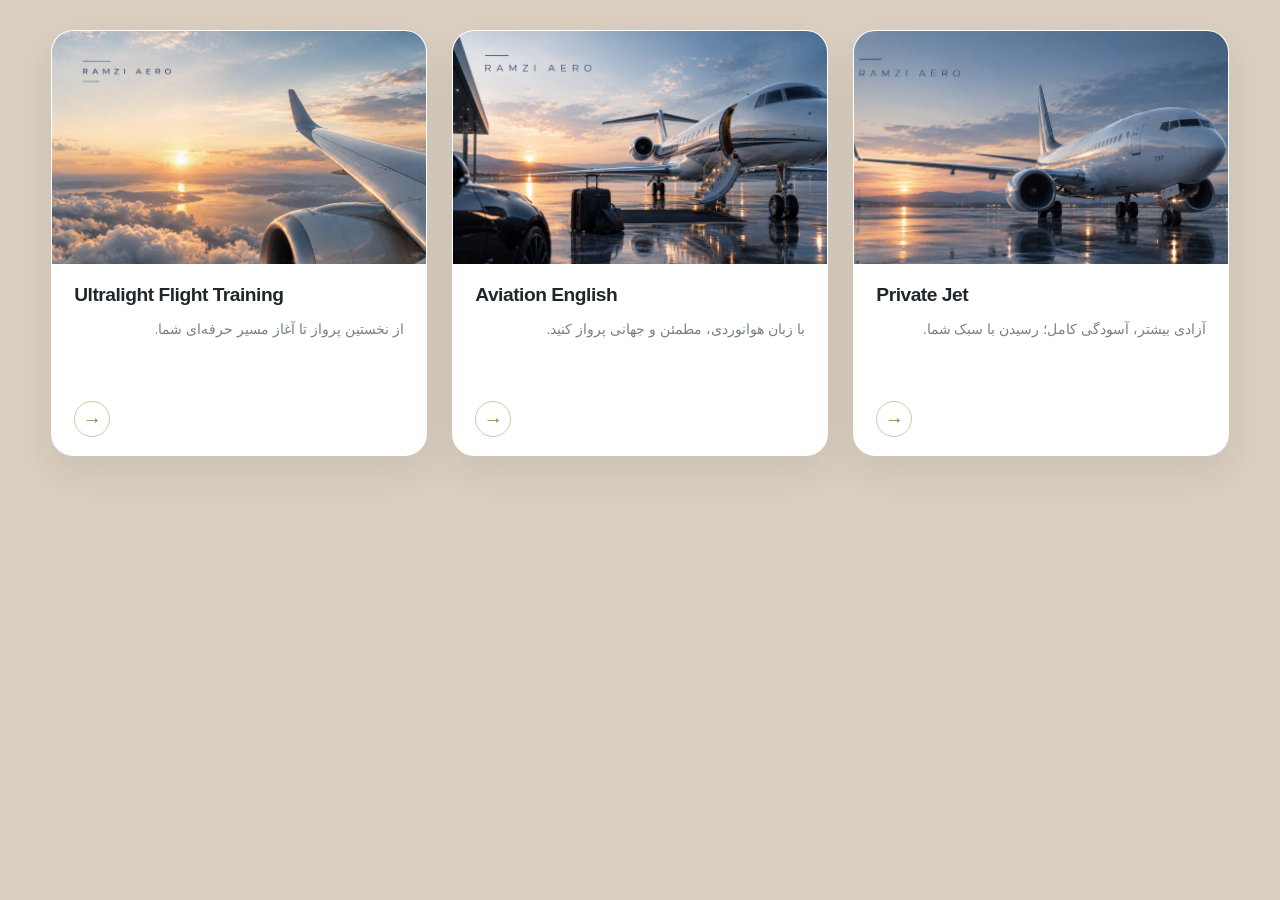
<file: how-it-works-elementor.html>
<!doctype html>
<html lang="fa" dir="ltr">
<head>
<meta charset="utf-8">
<meta name="viewport" content="width=device-width, initial-scale=1">
<title>RAMZI AERO service cards</title>
<style>
/* Service cards styled in the How It Works reference layout */
.sj-how-section {
  --sj-how-card: #fff;
  --sj-how-ink: #20272a;
  --sj-how-muted: #788187;
  --sj-how-gold: #bd9a68;
  --sj-how-en: var(--en-font, "SF Pro Display", "SF Pro Text", -apple-system, BlinkMacSystemFont, "Segoe UI", Roboto, sans-serif);
  --sj-how-fa: var(--fa-font, "Vazirmatn", Tahoma, sans-serif);
  width: min(92%, 1420px);
  margin: 30px auto 72px;
  color: var(--sj-how-ink);
}
.sj-how-steps {
  display: grid;
  grid-template-columns: repeat(3, minmax(0, 1fr));
  gap: clamp(16px, 2vw, 28px);
  margin: 0;
  padding: 0;
}
.sj-how-step {
  display: flex;
  min-width: 0;
  flex-direction: column;
  overflow: hidden;
  border: 1px solid rgba(255,255,255,.88);
  border-radius: 22px;
  background: var(--sj-how-card);
  box-shadow: 0 16px 42px rgba(35, 38, 40, .09), inset 0 1px rgba(255,255,255,.9);
  color: inherit;
  text-decoration: none;
  transition: transform .35s ease, box-shadow .35s ease, opacity .55s ease;
}
.sj-how-photo {
  display: block;
  width: 100%;
  aspect-ratio: 1.6 / 1;
  object-fit: cover;
  transition: transform .65s cubic-bezier(.2,.7,.2,1);
}
.sj-how-content {
  position: relative;
  display: flex;
  min-height: 152px;
  flex: 1;
  flex-direction: column;
  align-items: flex-start;
  padding: 19px 22px 20px;
}
.sj-how-content h2 {
  margin: 0 0 10px;
  font-family: var(--sj-how-en);
  font-size: clamp(18px, 1.5vw, 22px);
  font-weight: 600;
  letter-spacing: -.025em;
  line-height: 1.25;
}
.sj-how-content p {
  width: 100%;
  margin: 0;
  padding-bottom: 35px;
  color: var(--sj-how-muted);
  font-family: var(--sj-how-fa);
  font-size: 14px;
  line-height: 1.8;
  text-align: right;
}
.sj-how-arrow {
  position: absolute;
  bottom: 18px;
  left: 22px;
  display: grid;
  width: 34px;
  height: 34px;
  place-items: center;
  border: 1px solid rgba(189,154,104,.58);
  border-radius: 50%;
  color: #9b7542;
  font-family: var(--sj-how-en);
  font-size: 19px;
  line-height: 1;
  transition: color .25s ease, background .25s ease, transform .25s ease;
}
.sj-how-step:hover,
.sj-how-step:focus-visible {
  transform: translateY(-6px);
  box-shadow: 0 24px 54px rgba(35,38,40,.15);
}
.sj-how-step:hover .sj-how-photo,
.sj-how-step:focus-visible .sj-how-photo { transform: scale(1.035); }
.sj-how-step:hover .sj-how-arrow,
.sj-how-step:focus-visible .sj-how-arrow {
  transform: translateX(3px);
  background: var(--sj-how-gold);
  color: #fff;
}
.sj-how-step:focus-visible { outline: 3px solid rgba(189,154,104,.6); outline-offset: 4px; }
.sj-how-offscreen .sj-how-step { opacity: 0; transform: translateY(20px); }
.sj-how-offscreen .sj-how-step:nth-child(2) { transition-delay: .08s; }
.sj-how-offscreen .sj-how-step:nth-child(3) { transition-delay: .16s; }
@media (max-width: 900px) {
  .sj-how-steps { grid-template-columns: repeat(2, minmax(0, 1fr)); }
  .sj-how-step:last-child { grid-column: 1 / -1; }
  .sj-how-step:last-child .sj-how-photo { aspect-ratio: 2.1 / 1; }
}
@media (max-width: 640px) {
  .sj-how-section { width: calc(100% - 28px); margin: 22px auto 48px; }
  .sj-how-steps { grid-template-columns: 1fr; gap: 15px; }
  .sj-how-step:last-child { grid-column: auto; }
  .sj-how-step:last-child .sj-how-photo,
  .sj-how-photo { aspect-ratio: 1.55 / 1; }
  .sj-how-content { min-height: 137px; padding: 17px 18px 18px; }
  .sj-how-content h2 { font-size: 20px; }
  .sj-how-content p { font-size: 13px; }
  .sj-how-arrow { left: 18px; bottom: 16px; }
}
@media (prefers-reduced-motion: reduce) {
  .sj-how-section *, .sj-how-section *::before, .sj-how-section *::after {
    animation-duration: .01ms !important;
    transition-duration: .01ms !important;
    scroll-behavior: auto !important;
  }
}

body { margin: 0; background: #dacfc0; }
</style>
</head>
<body>
<section class="sj-how-section sj-how-offscreen" id="sj-how" aria-label="RAMZI AERO services">
        <div class="sj-how-steps">
          <a class="sj-how-step" id="flight-training" href="flight-training.html" aria-label="اطلاعات آموزش خلبانی فوق‌سبک">
            <img class="sj-how-photo" src="public/images/service-training.png" alt="هواپیما بر فراز ابرها هنگام طلوع آفتاب" loading="lazy" />
            <div class="sj-how-content">
              <h2>Ultralight Flight Training</h2>
              <p lang="fa" dir="rtl">از نخستین پرواز تا آغاز مسیر حرفه‌ای شما.</p>
              <span class="sj-how-arrow" aria-hidden="true">→</span>
            </div>
          </a>

          <a class="sj-how-step" id="aviation-english" href="aviation-english.html" aria-label="Aviation English">
            <img class="sj-how-photo" src="public/images/service-aviation-english.png" alt="هواپیمای مسافربری در غروب فرودگاه" loading="lazy" />
            <div class="sj-how-content">
              <h2>Aviation English</h2>
              <p lang="fa" dir="rtl">با زبان هوانوردی، مطمئن و جهانی پرواز کنید.</p>
              <span class="sj-how-arrow" aria-hidden="true">→</span>
            </div>
          </a>

          <article class="sj-how-step" id="private-jet">
            <img class="sj-how-photo" src="public/images/service-private-jet.png" alt="جت شخصی لوکس روی باند فرودگاه در غروب" loading="lazy" />
            <div class="sj-how-content">
              <h2>Private Jet</h2>
              <p lang="fa" dir="rtl">آزادی بیشتر، آسودگی کامل؛ رسیدن با سبک شما.</p>
              <span class="sj-how-arrow" aria-hidden="true">→</span>
            </div>
          </article>
        </div>
      </section>
<script>
(() => {
  const howSteps = document.querySelector(".sj-how-steps");
  const howSection = document.querySelector(".sj-how-section");
  if (!howSteps || !howSection) return;

  if (!("IntersectionObserver" in window)) {
    howSection.classList.remove("sj-how-offscreen");
    return;
  }

  new IntersectionObserver(([entry]) => {
    howSection.classList.toggle("sj-how-offscreen", !entry.isIntersecting);
  }).observe(howSteps);
})();
</script>
</body>
</html>
</file>
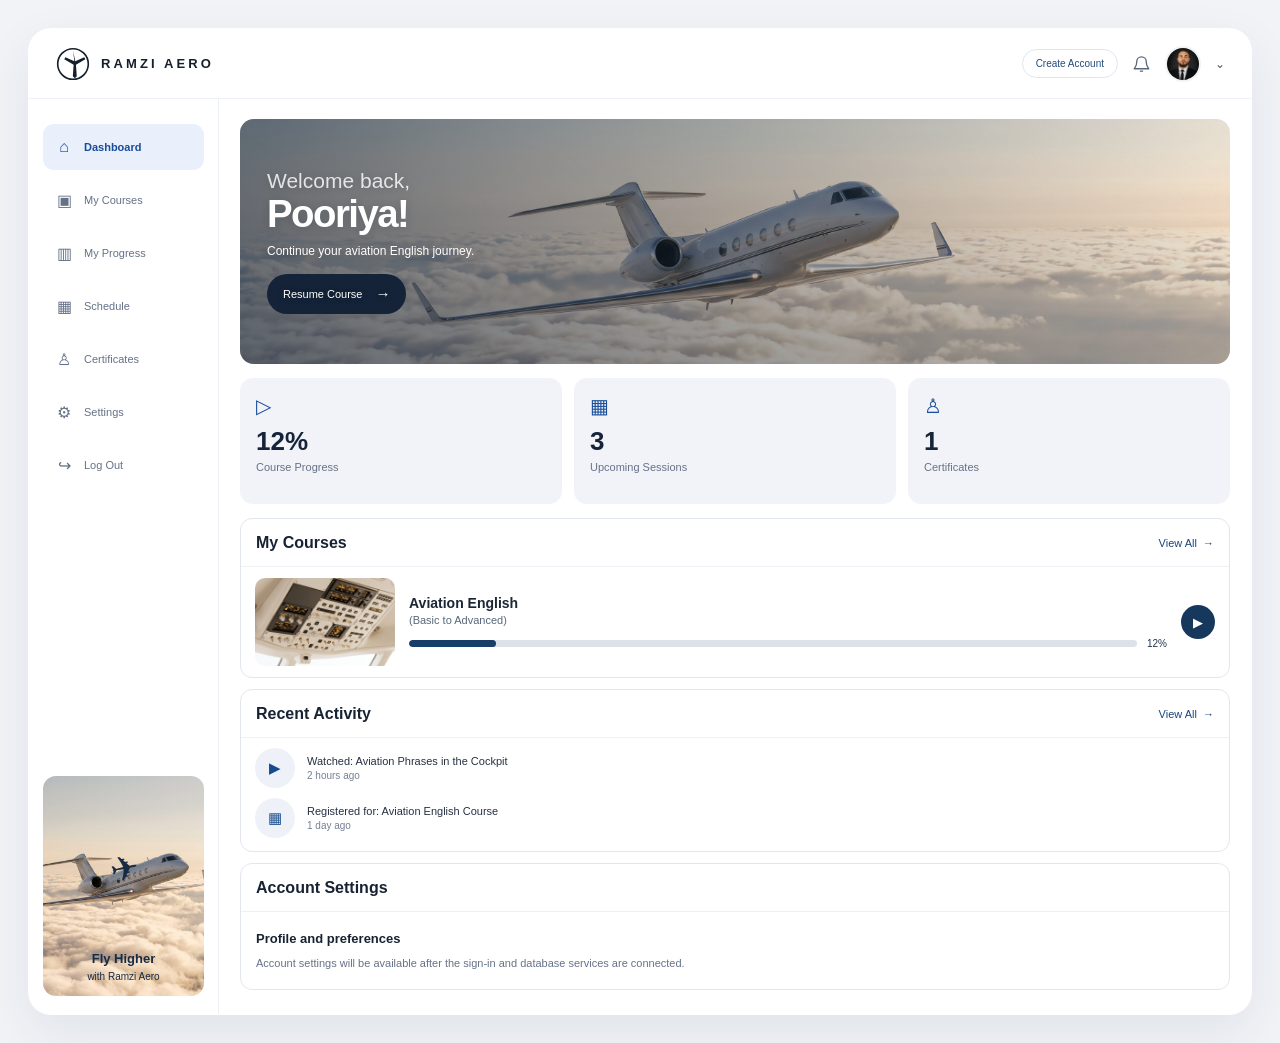
<file: my-account.html>
<!doctype html>
<html lang="fa" dir="ltr">
  <head>
    <meta charset="UTF-8" />
    <meta name="viewport" content="width=device-width, initial-scale=1" />
    <meta name="theme-color" content="#f1f3f7" />
    <meta name="description" content="RAMZI AERO aviation learning dashboard." />
    <title>My Account — RAMZI AERO</title>
    <link rel="stylesheet" href="styles.css" />
    <style>
      .account-page { min-width: 320px; min-height: 100vh; background: #f1f3f7; color: #172333; font-family: var(--serif); }
      .account-page .site-header, .account-page .site-footer { display: none; }
      .account-page [hidden] { display: none !important; }
      .ra-dashboard-page { width: min(100% - 56px, 1504px); min-height: 100vh; margin: 0 auto; padding: 28px 0; }
      .ra-dashboard { display: flex; min-height: calc(100vh - 56px); flex-direction: column; overflow: hidden; border: 1px solid rgba(255,255,255,.9); border-radius: 23px; background: #fff; box-shadow: 0 18px 50px rgba(33,48,66,.08); }
      .ra-dashboard-topbar { display: flex; min-height: 70px; align-items: center; justify-content: space-between; gap: 14px; padding: 13px 26px; border-bottom: 1px solid #edf0f4; }
      .ra-account-brand { display: inline-flex; align-items: center; gap: 10px; color: #15202c; font-size: 13px; font-weight: 650; letter-spacing: .24em; white-space: nowrap; }
      .ra-account-brand svg { width: 36px; height: 36px; flex: 0 0 36px; }
      .ra-account-brand svg circle { fill: none; stroke: currentColor; stroke-width: 1.8; }
      .ra-account-brand svg path { fill: currentColor; }
      .ra-dashboard-tools { display: flex; align-items: center; gap: 14px; }
      .ra-dashboard-register { padding: 8px 13px; border: 1px solid #dfe5ee; border-radius: 999px; color: #244d79; font-size: 10px; white-space: nowrap; }
      .ra-dashboard-bell { width: 19px; height: 20px; color: #58677b; }
      .ra-dashboard-bell svg { display: block; width: 100%; height: 100%; fill: none; stroke: currentColor; stroke-width: 1.7; }
      .ra-dashboard-avatar { width: 36px; height: 36px; border: 2px solid #f1f3f7; border-radius: 50%; object-fit: cover; object-position: center 28%; }
      .ra-dashboard-chevron { color: #46566c; font-size: 12px; }
      .ra-dashboard-body { display: grid; min-height: 0; flex: 1; grid-template-columns: 190px minmax(0,1fr); }
      .ra-dashboard-sidebar { display: flex; min-width: 0; flex-direction: column; justify-content: space-between; gap: 18px; padding: 25px 14px 18px; border-right: 1px solid #edf0f4; }
      .ra-dashboard-nav { display: grid; align-content: start; gap: 7px; }
      .ra-dashboard-nav a { display: flex; min-height: 46px; align-items: center; gap: 11px; padding: 0 12px; border-radius: 11px; color: #657187; font-size: 11px; white-space: nowrap; transition: background .18s ease, color .18s ease; }
      .ra-dashboard-nav a:hover { background: #f3f5f9; color: #244d79; }
      .ra-dashboard-nav a.is-current { background: #eaf0fb; color: #174b99; font-weight: 600; }
      .ra-dashboard-nav-icon { width: 18px; flex: 0 0 18px; font-size: 16px; text-align: center; }
      .ra-dashboard-ad { display: flex; min-height: 220px; flex-direction: column; align-items: center; justify-content: flex-end; gap: 5px; padding: 14px 8px; border-radius: 13px; background: #e9f0fa url("public/images/flight-training-clouds.jpeg") center / cover; color: #172b43; text-align: center; }
      .ra-dashboard-ad-plane { margin: auto 0; font-size: 34px; transform: rotate(-12deg); }
      .ra-dashboard-ad strong { font-size: 13px; }
      .ra-dashboard-ad span:last-child { font-size: 10px; }
      .ra-dashboard-content { min-width: 0; padding: 20px 21px 24px; }
      .ra-dashboard-welcome { position: relative; display: flex; min-height: 245px; align-items: center; overflow: hidden; padding: 27px; border-radius: 14px; background: #7d99b6 url("public/images/flight-training-clouds.jpeg") center 43% / cover; color: #fff; }
      .ra-dashboard-welcome::before { position: absolute; inset: 0; background: linear-gradient(90deg, rgba(21,44,70,.58), rgba(21,44,70,.04) 100%), linear-gradient(0deg, rgba(22,39,60,.19), transparent 65%); content: ""; }
      .ra-dashboard-welcome-copy { position: relative; z-index: 1; max-width: 70%; text-shadow: 0 1px 8px rgba(12,26,44,.18); }
      .ra-dashboard-welcome-copy p { margin: 0; color: rgba(255,255,255,.82); font-size: 21px; }
      .ra-dashboard-welcome-copy h1 { margin: 0 0 8px; font-size: clamp(30px, 3vw, 42px); font-weight: 600; line-height: 1.1; letter-spacing: -.04em; }
      .ra-dashboard-welcome-copy > span { display: block; margin-bottom: 16px; font-size: 12px; }
      .ra-dashboard-resume { display: inline-flex; min-height: 40px; align-items: center; gap: 13px; padding: 0 16px; border-radius: 999px; background: #142337; color: white; font-size: 11px; }
      .ra-dashboard-resume span { font-size: 15px; }
      .ra-dashboard-stats { display: grid; grid-template-columns: repeat(3,minmax(0,1fr)); gap: 12px; margin: 14px 0; scroll-margin-top: 18px; }
      .ra-dashboard-stat { min-height: 126px; padding: 16px; border-radius: 13px; background: #f1f3f8; scroll-margin-top: 18px; }
      .ra-dashboard-stat-icon { display: block; margin-bottom: 10px; color: #1c4f9b; font-size: 20px; }
      .ra-dashboard-stat strong { display: block; color: #162439; font-size: 26px; font-weight: 600; line-height: 1; }
      .ra-dashboard-stat span:last-child { display: block; margin-top: 6px; color: #667287; font-size: 11px; line-height: 1.4; }
      .ra-dashboard-panel { margin-top: 11px; overflow: hidden; border: 1px solid #e2e6ed; border-radius: 12px; scroll-margin-top: 18px; }
      .ra-dashboard-panel-heading { display: flex; min-height: 48px; align-items: center; justify-content: space-between; gap: 10px; padding: 0 15px; border-bottom: 1px solid #edf0f4; }
      .ra-dashboard-panel-heading h2 { margin: 0; color: #172333; font-size: 16px; font-weight: 600; }
      .ra-dashboard-panel-heading a { color: #1a467e; font-size: 11px; white-space: nowrap; }
      .ra-dashboard-course { display: grid; grid-template-columns: 140px minmax(0,1fr) 34px; align-items: center; gap: 14px; padding: 11px 14px; }
      .ra-dashboard-course img { display: block; width: 140px; height: 88px; border-radius: 10px; object-fit: cover; }
      .ra-dashboard-course-info { min-width: 0; }
      .ra-dashboard-course-info strong { display: block; overflow: hidden; color: #1c2735; font-size: 14px; font-weight: 550; text-overflow: ellipsis; white-space: nowrap; }
      .ra-dashboard-course-info > span { display: block; margin-top: 3px; color: #59677a; font-size: 11px; }
      .ra-dashboard-progress-row { display: flex; align-items: center; gap: 10px; margin-top: 12px; }
      .ra-dashboard-progress { height: 7px; flex: 1; overflow: hidden; border-radius: 999px; background: #dce1ea; }
      .ra-dashboard-progress span { display: block; width: 12%; height: 100%; border-radius: inherit; background: #173d68; }
      .ra-dashboard-progress-row small { color: #243247; font-size: 10px; }
      .ra-dashboard-play { display: grid; width: 34px; height: 34px; place-items: center; border-radius: 50%; background: #17385d; color: #fff; font-size: 13px; }
      .ra-dashboard-activity { display: grid; gap: 10px; padding: 10px 14px 13px; }
      .ra-dashboard-activity-item { display: grid; grid-template-columns: 42px minmax(0,1fr); align-items: center; gap: 10px; }
      .ra-dashboard-activity-icon { display: grid; width: 40px; height: 40px; place-items: center; border-radius: 50%; background: #eef1f7; color: #174b8c; font-size: 15px; }
      .ra-dashboard-activity-item strong { display: block; overflow: hidden; color: #263142; font-size: 11px; font-weight: 500; text-overflow: ellipsis; white-space: nowrap; }
      .ra-dashboard-activity-item small { display: block; margin-top: 3px; color: #758095; font-size: 10px; }
      .ra-dashboard-settings { padding: 15px; color: #667287; font-size: 11px; line-height: 1.8; }
      .ra-dashboard-settings h3 { margin: 0 0 4px; color: #172333; font-size: 13px; }
      .ra-dashboard-settings p { margin: 0; }
      html { scroll-behavior: smooth; }
      @media (max-width: 820px) {
        .ra-dashboard-page { width: min(100% - 28px, 760px); padding: 14px 0; }
        .ra-dashboard { min-height: calc(100vh - 28px); }
        .ra-dashboard-body { grid-template-columns: 1fr; }
        .ra-dashboard-sidebar { padding: 10px 12px; border-right: 0; border-bottom: 1px solid #edf0f4; }
        .ra-dashboard-nav { display: flex; gap: 5px; overflow-x: auto; scrollbar-width: none; }
        .ra-dashboard-nav::-webkit-scrollbar { display: none; }
        .ra-dashboard-nav a { min-height: 40px; gap: 7px; padding: 0 11px; font-size: 10px; }
        .ra-dashboard-ad { display: none; }
        .ra-dashboard-welcome { min-height: 220px; }
      }
      @media (max-width: 540px) {
        .ra-dashboard-page { width: calc(100% - 16px); padding: 8px 0; }
        .ra-dashboard { min-height: calc(100vh - 16px); border-radius: 16px; }
        .ra-dashboard-topbar { min-height: 58px; padding: 9px 12px; }
        .ra-account-brand { gap: 7px; font-size: 10px; letter-spacing: .17em; }
        .ra-account-brand svg { width: 30px; height: 30px; flex-basis: 30px; }
        .ra-dashboard-tools { gap: 8px; }
        .ra-dashboard-register { padding: 7px 9px; font-size: 9px; }
        .ra-dashboard-avatar { width: 30px; height: 30px; }
        .ra-dashboard-content { padding: 12px 10px 15px; }
        .ra-dashboard-welcome { min-height: 185px; padding: 17px; background-position: 57% center; }
        .ra-dashboard-welcome-copy { max-width: 82%; }
        .ra-dashboard-welcome-copy p { font-size: 16px; }
        .ra-dashboard-welcome-copy h1 { font-size: 30px; }
        .ra-dashboard-welcome-copy > span { max-width: 210px; font-size: 10px; line-height: 1.5; }
        .ra-dashboard-stats { gap: 7px; margin: 9px 0; }
        .ra-dashboard-stat { min-height: 99px; padding: 10px 8px; }
        .ra-dashboard-stat-icon { margin-bottom: 7px; font-size: 16px; }
        .ra-dashboard-stat strong { font-size: 20px; }
        .ra-dashboard-stat span:last-child { font-size: 9px; }
        .ra-dashboard-course { grid-template-columns: 70px minmax(0,1fr) 26px; gap: 8px; padding: 9px; }
        .ra-dashboard-course img { width: 70px; height: 61px; }
        .ra-dashboard-course-info strong { font-size: 11px; }
        .ra-dashboard-course-info > span { font-size: 9px; }
        .ra-dashboard-progress-row { gap: 6px; margin-top: 8px; }
        .ra-dashboard-play { width: 26px; height: 26px; font-size: 10px; }
        .ra-dashboard-panel-heading { min-height: 43px; padding: 0 10px; }
        .ra-dashboard-panel-heading h2 { font-size: 13px; }
        .ra-dashboard-panel-heading a { font-size: 9px; }
        .ra-dashboard-activity { gap: 9px; padding: 9px; }
        .ra-dashboard-activity-item { grid-template-columns: 34px minmax(0,1fr); gap: 8px; }
        .ra-dashboard-activity-icon { width: 33px; height: 33px; font-size: 12px; }
        .ra-dashboard-activity-item strong { font-size: 9px; }
        .ra-dashboard-activity-item small { font-size: 8px; }
      }
      @media (prefers-reduced-motion: reduce) { .account-page *, .account-page *::before, .account-page *::after { scroll-behavior: auto !important; transition-duration: .01ms !important; } }
    </style>
  </head>
  <body class="account-page">
    <main class="ra-dashboard-page">
      <section class="ra-dashboard" aria-label="RAMZI AERO learning dashboard">
        <header class="ra-dashboard-topbar">
          <a class="ra-account-brand" href="index.html#home" aria-label="RAMZI AERO Home">
            <svg viewBox="0 0 40 40" aria-hidden="true"><circle cx="20" cy="20" r="17"/><path d="M20 5 22.5 17l10-4.5 1.2 2.2-10.4 6 .9 13-2.2 2-2.2-2 .9-13-10.4-6 1.2-2.2 10 4.5z"/></svg>
            <span>RAMZI AERO</span>
          </a>
          <div class="ra-dashboard-tools">
            <a class="ra-dashboard-register" href="sign-up.html">Create Account</a>
            <span class="ra-dashboard-bell" aria-label="Notifications"><svg viewBox="0 0 24 24"><path d="M18 9a6 6 0 0 0-12 0c0 7-3 7-3 9h18c0-2-3-2-3-9M10 21h4"/></svg></span>
            <img class="ra-dashboard-avatar" src="public/images/header-portrait.png" alt="Profile" />
            <span class="ra-dashboard-chevron" aria-hidden="true">⌄</span>
          </div>
        </header>
        <div class="ra-dashboard-body">
          <aside class="ra-dashboard-sidebar">
            <nav class="ra-dashboard-nav" aria-label="Dashboard navigation">
              <a class="is-current" href="#dashboard"><span class="ra-dashboard-nav-icon" aria-hidden="true">⌂</span>Dashboard</a>
              <a href="#my-courses"><span class="ra-dashboard-nav-icon" aria-hidden="true">▣</span>My Courses</a>
              <a href="#my-progress"><span class="ra-dashboard-nav-icon" aria-hidden="true">▥</span>My Progress</a>
              <a href="#schedule"><span class="ra-dashboard-nav-icon" aria-hidden="true">▦</span>Schedule</a>
              <a href="#certificates"><span class="ra-dashboard-nav-icon" aria-hidden="true">♙</span>Certificates</a>
              <a href="#settings"><span class="ra-dashboard-nav-icon" aria-hidden="true">⚙</span>Settings</a>
              <a href="index.html"><span class="ra-dashboard-nav-icon" aria-hidden="true">↪</span>Log Out</a>
            </nav>
            <div class="ra-dashboard-ad" aria-label="Fly higher with Ramzi Aero"><span class="ra-dashboard-ad-plane" aria-hidden="true">✈</span><strong>Fly Higher</strong><span>with Ramzi Aero</span></div>
          </aside>
          <div class="ra-dashboard-content" id="dashboard">
            <section class="ra-dashboard-welcome" aria-label="Welcome back">
              <div class="ra-dashboard-welcome-copy"><p>Welcome back,</p><h1>Pooriya!</h1><span>Continue your aviation English journey.</span><a class="ra-dashboard-resume" href="aviation-english.html">Resume Course <span aria-hidden="true">→</span></a></div>
            </section>
            <div class="ra-dashboard-stats" id="my-progress">
              <div class="ra-dashboard-stat"><span class="ra-dashboard-stat-icon" aria-hidden="true">▷</span><strong>12%</strong><span>Course Progress</span></div>
              <div class="ra-dashboard-stat" id="schedule"><span class="ra-dashboard-stat-icon" aria-hidden="true">▦</span><strong>3</strong><span>Upcoming Sessions</span></div>
              <div class="ra-dashboard-stat" id="certificates"><span class="ra-dashboard-stat-icon" aria-hidden="true">♙</span><strong>1</strong><span>Certificates</span></div>
            </div>
            <section class="ra-dashboard-panel" id="my-courses">
              <div class="ra-dashboard-panel-heading"><h2>My Courses</h2><a href="aviation-english.html">View All&nbsp; →</a></div>
              <div class="ra-dashboard-course"><img src="public/images/flight-training-cockpit.jpeg" alt="Cockpit view during an aviation English lesson" loading="lazy" /><div class="ra-dashboard-course-info"><strong>Aviation English</strong><span>(Basic to Advanced)</span><div class="ra-dashboard-progress-row"><div class="ra-dashboard-progress" role="img" aria-label="Course progress 12 percent"><span></span></div><small>12%</small></div></div><span class="ra-dashboard-play" aria-hidden="true">▶</span></div>
            </section>
            <section class="ra-dashboard-panel" id="recent-activity">
              <div class="ra-dashboard-panel-heading"><h2>Recent Activity</h2><a href="#recent-activity">View All&nbsp; →</a></div>
              <div class="ra-dashboard-activity">
                <div class="ra-dashboard-activity-item"><span class="ra-dashboard-activity-icon" aria-hidden="true">▶</span><span><strong>Watched: Aviation Phrases in the Cockpit</strong><small>2 hours ago</small></span></div>
                <div class="ra-dashboard-activity-item"><span class="ra-dashboard-activity-icon" aria-hidden="true">▦</span><span><strong>Registered for: Aviation English Course</strong><small>1 day ago</small></span></div>
              </div>
            </section>
            <section class="ra-dashboard-panel" id="settings">
              <div class="ra-dashboard-panel-heading"><h2>Account Settings</h2></div>
              <div class="ra-dashboard-settings"><h3>Profile and preferences</h3><p>Account settings will be available after the sign-in and database services are connected.</p></div>
            </section>
          </div>
        </div>
      </section>
    </main>
    <script>
      document.querySelectorAll(".ra-dashboard-nav a[href^=\"#\"]").forEach((link) => {
        link.addEventListener("click", () => {
          document.querySelectorAll(".ra-dashboard-nav a").forEach((item) => item.classList.remove("is-current"));
          link.classList.add("is-current");
        });
      });
    </script>
  </body>
</html>
</file>
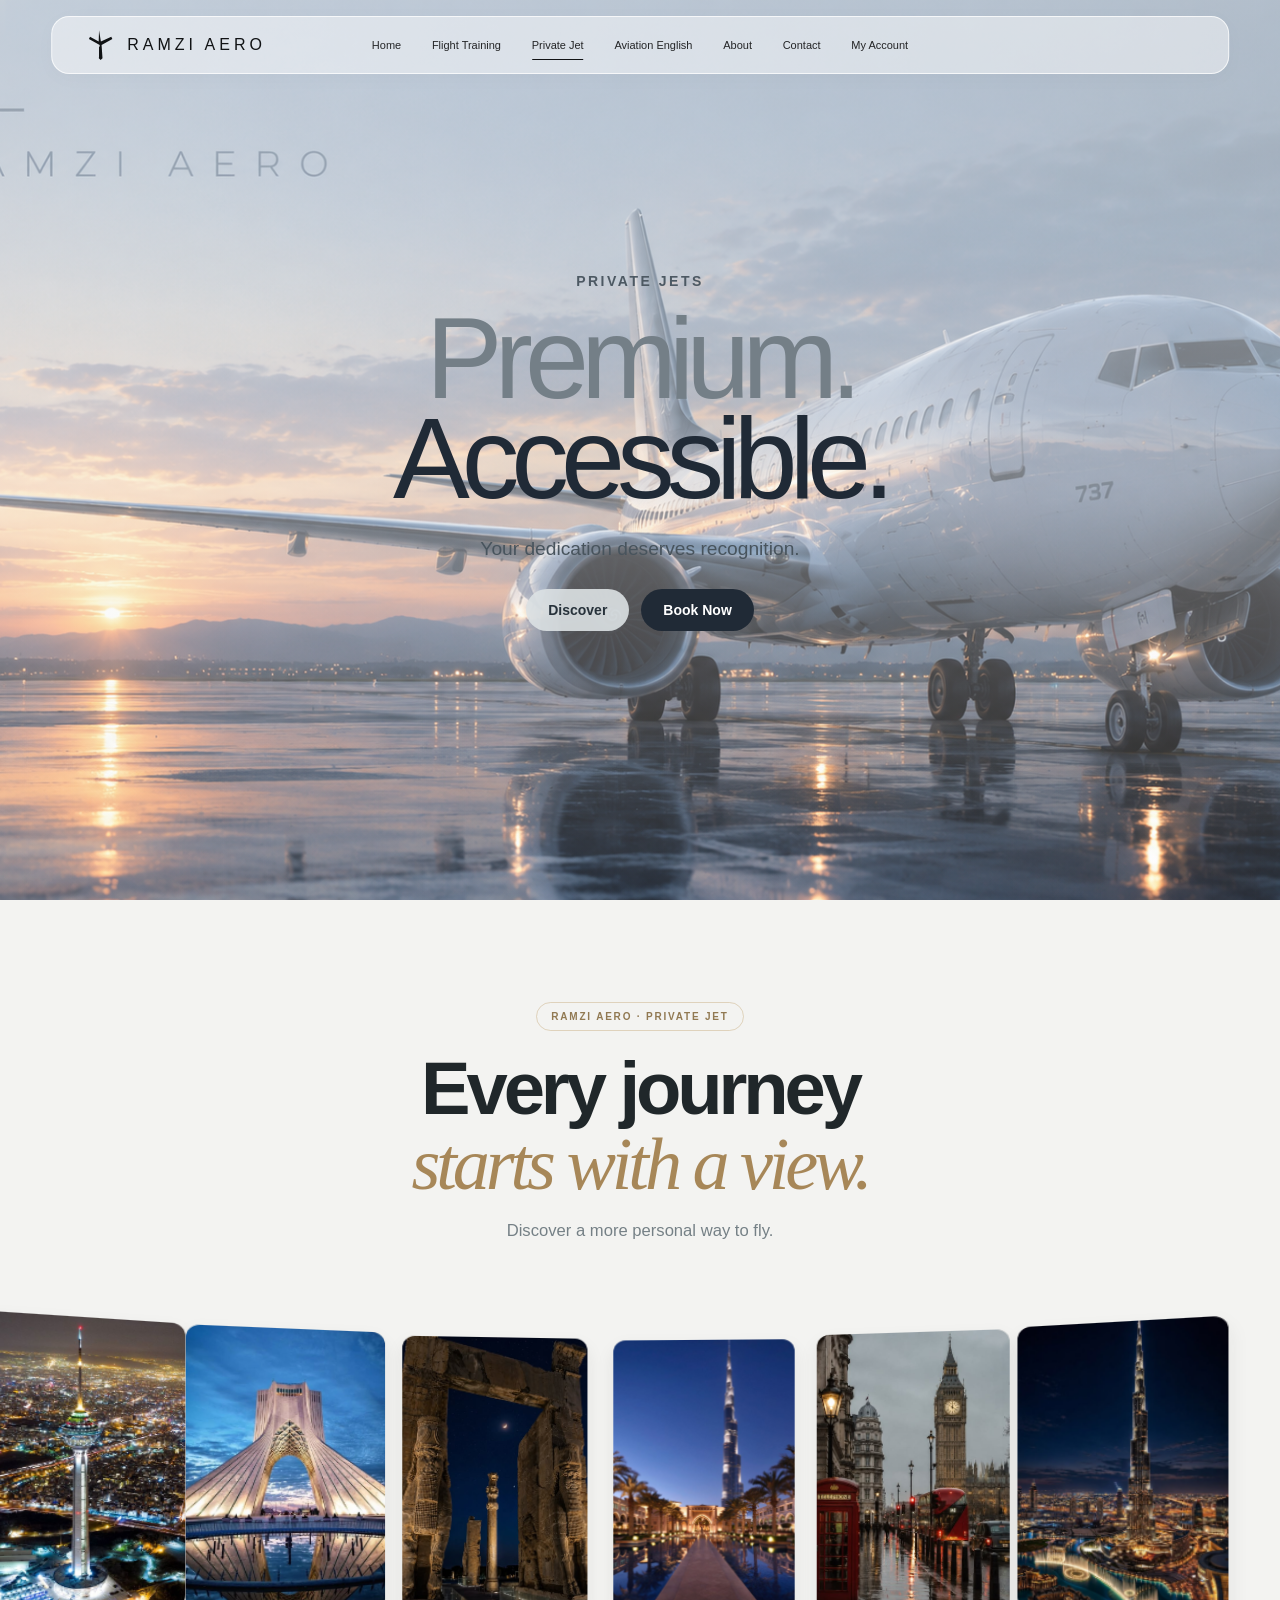
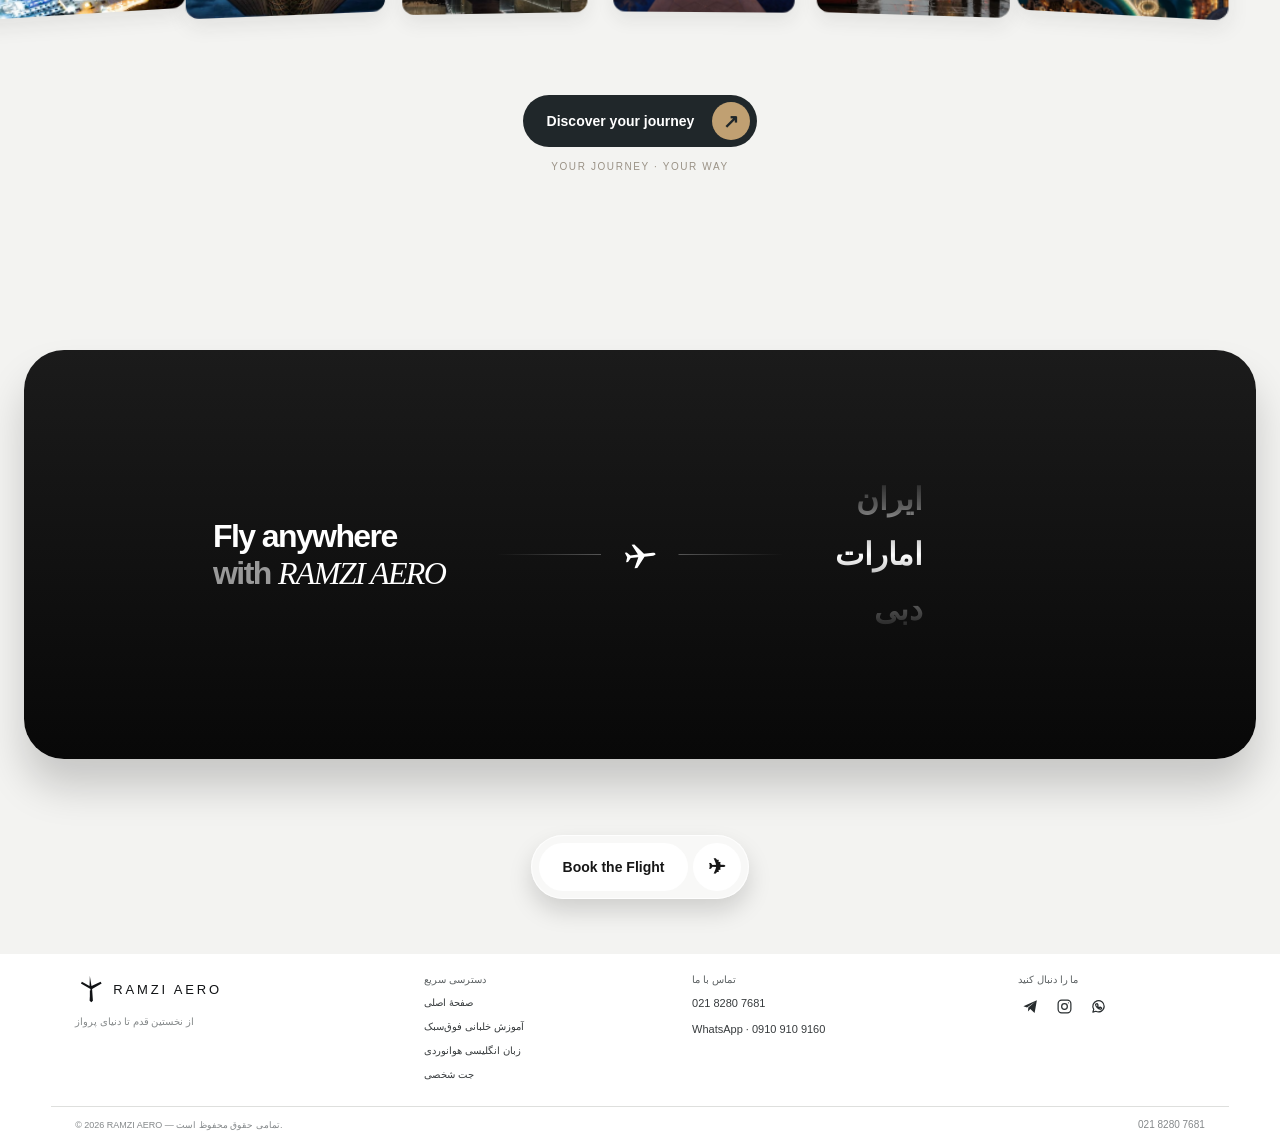
<file: private-jet.html>
﻿<!doctype html>
<html lang="fa" dir="ltr">
<head>
  <meta charset="UTF-8" />
  <meta name="viewport" content="width=device-width, initial-scale=1" />
  <meta name="theme-color" content="#efefef" />
  <meta name="description" content="مسیر ورود به دنیای هوانوردی و آموزش خلبانی فوق‌سبک با RAMZI AERO." />
  <title>Private Jet — RAMZI AERO</title>
  <link rel="stylesheet" href="styles.css" />
  <style>
    .private-jet-page { background: #fff; }
    .private-jet-page .site-header { position: absolute; top: 0; left: 50%; transform: translateX(-50%); }
    .pj-hero { position: relative; display: flex; min-height: 100svh; overflow: hidden; align-items: center; justify-content: center; background: #d7dce0 url("public/images/service-private-jet.png") center / cover; }
    .pj-hero-video, .pj-hero-overlay { position: absolute; inset: 0; width: 100%; height: 100%; }
    .pj-hero-video { object-fit: cover; }
    .pj-hero-overlay { background: linear-gradient(180deg, rgba(245,247,248,.62) 0%, rgba(245,247,248,.42) 55%, rgba(245,247,248,.1) 100%); }
    .pj-hero-content { position: relative; z-index: 1; width: min(100% - 40px, 850px); margin-top: -8vh; padding-top: 76px; text-align: center; font-family: "SF Pro Display", "SF Pro Text", -apple-system, BlinkMacSystemFont, "Segoe UI", sans-serif; }
    .pj-hero-label { margin: 0 0 16px; color: #4d5963; font-size: 14px; font-weight: 600; letter-spacing: .18em; }
    .pj-hero-title { margin: 0; font-size: clamp(64px, 9vw, 128px); font-weight: 400; line-height: .93; letter-spacing: -.07em; }
    .pj-hero-title span { display: block; color: #747f87; }
    .pj-hero-title span + span { margin-top: -.06em; color: #202a36; }
    .pj-hero-subtitle { margin: 23px auto 25px; color: #48545d; font-size: clamp(17px, 1.5vw, 20px); line-height: 1.5; }
    .pj-hero-actions { display: flex; justify-content: center; flex-wrap: wrap; gap: 12px; }
    .pj-hero-actions a { display: inline-flex; min-height: 42px; align-items: center; justify-content: center; padding: 10px 22px; border-radius: 999px; font-size: 14px; font-weight: 600; transition: background-color .25s ease; }
    .pj-hero-discover { background: rgba(220,225,228,.9); color: #27323b; }
    .pj-hero-discover:hover { background: #bdc6cc; }
    .pj-hero-book { background: #202a36; color: #fff; }
    .pj-hero-book:hover { background: #1a2229; }
    .pj-hero-actions a:focus-visible { outline: 3px solid #b9955b; outline-offset: 4px; }
    @media (max-width: 600px) { .pj-hero-content { margin-top: -4vh; } .pj-hero-title { font-size: clamp(52px, 13vw, 76px); } .pj-hero-subtitle { margin-top: 20px; } }
  </style>
</head>
<body class="private-jet-page"><header class="site-header">
      <a class="brand" href="index.html#home" aria-label="RAMZI AERO Home">
        <svg class="brand-mark" viewBox="0 0 40 40" aria-hidden="true">
          <path d="M19.8 2.5 22 16l12.2-5.6 1.3 2.4-12.7 7.1 1.1 15.7-2.2 2-2.1-2 1-15.7-12.7-7.1 1.3-2.4L19.4 16z" fill="currentColor" />
          <path d="M19.8 22h2.3v13.7h-2.3z" fill="currentColor" />
        </svg>
        <span>RAMZI AERO</span>
      </a>

      <button class="menu-toggle" type="button" aria-label="Open navigation" aria-expanded="false" aria-controls="primary-navigation">
        <span></span><span></span>
      </button>

      <nav class="primary-navigation" id="primary-navigation" aria-label="Main navigation">
        <a href="index.html#home">Home</a>
        <a href="index.html#flight-training">Flight Training</a>
        <a class="active" href="private-jet.html" aria-current="page">Private Jet</a>
        <a href="index.html#aviation-english">Aviation English</a>
        <a href="index.html#about">About</a>
        <a href="index.html#contact">Contact</a>
              <a href="my-account.html">My Account</a>
</nav>
    </header><main>
      <section class="pj-hero" aria-labelledby="pj-hero-title">
        <video class="pj-hero-video" autoplay muted loop playsinline preload="auto" aria-hidden="true">
          <source src="https://d8j0ntlcm91z4.cloudfront.net/user_38xzZboKViGWJOttwIXH07lWA1P/hf_20260328_091828_e240eb17-6edc-4129-ad9d-98678e3fd238.mp4" type="video/mp4" />
        </video>
        <div class="pj-hero-overlay" aria-hidden="true"></div>
        <div class="pj-hero-content" lang="en">
          <p class="pj-hero-label">PRIVATE JETS</p>
          <h1 class="pj-hero-title" id="pj-hero-title"><span>Premium.</span><span>Accessible.</span></h1>
          <p class="pj-hero-subtitle">Your dedication deserves recognition.</p>
          <div class="pj-hero-actions"><a class="pj-hero-discover" href="index.html#private-jet">Discover</a><a class="pj-hero-book" href="index.html#contact">Book Now</a></div>
        </div>
      </section>
      <section class="pj-journeys" id="private-journeys" aria-labelledby="pj-journeys-title">
        <div class="pj-journeys-intro">
          <p class="pj-journeys-badge">RAMZI AERO &middot; PRIVATE JET</p>
          <h2 id="pj-journeys-title"><span>Every journey</span><em>starts with a view.</em></h2>
          <p class="pj-journeys-subtitle">Discover a more personal way to fly.</p>
        </div>
        <div class="pj-carousel" aria-label="Private jet journeys" tabindex="0">
          <div class="pj-carousel-track"></div>
        </div>
        <div class="pj-journeys-bottom"><a href="index.html#contact" class="pj-journeys-cta">Discover your journey <span aria-hidden="true">&#8599;</span></a><p>YOUR JOURNEY &middot; YOUR WAY</p></div>
      </section>
      <style>
        .pj-journeys { --pj-ink: #20272a; position: relative; overflow: hidden; padding: clamp(70px, 8vw, 115px) 0 75px; background: #f3f3f1; color: var(--pj-ink); text-align: center; }
        .pj-journeys-intro { padding: 0 20px; }
        .pj-journeys-badge { display: inline-block; margin: 0 0 20px; padding: 8px 14px; border: 1px solid rgba(185,149,91,.35); border-radius: 999px; color: #917952; font-size: 10px; font-weight: 600; letter-spacing: .18em; }
        .pj-journeys h2 { margin: 0; font-family: "SF Pro Display", "SF Pro Text", -apple-system, BlinkMacSystemFont, sans-serif; font-size: clamp(46px, 5.8vw, 82px); line-height: 1.02; font-weight: 600; letter-spacing: -.055em; }
        .pj-journeys h2 span, .pj-journeys h2 em { display: block; }
        .pj-journeys h2 em { color: #a78758; font-family: Georgia, serif; font-weight: 400; }
        .pj-journeys-subtitle { margin: 18px auto 0; color: #758086; font-size: clamp(15px, 1.3vw, 18px); }
        .pj-carousel { position: relative; height: clamp(310px, 32vw, 440px); margin: 30px auto 15px; overflow: hidden; touch-action: pan-y; cursor: grab; user-select: none; outline-offset: -3px; }
        .pj-carousel.is-dragging { cursor: grabbing; }
        .pj-carousel-track { position: absolute; inset: 0; perspective: 900px; }
        .pj-carousel-card { position: absolute; top: 50%; left: 50%; width: clamp(150px, 14vw, 220px); height: clamp(215px, 21vw, 320px); overflow: hidden; border-radius: 12px; background: #d5d1cb; box-shadow: 0 8px 18px rgba(36,40,42,.08); will-change: transform; pointer-events: none; }
        .pj-carousel-card img, .pj-carousel-card video { position: absolute; inset: 0; width: 100%; height: 100%; object-fit: cover; }
        .pj-carousel-card video { opacity: 0; transition: opacity .5s ease; }
        .pj-carousel-card video.is-ready { opacity: 1; }
        .pj-journeys-bottom { position: relative; display: flex; align-items: center; flex-direction: column; gap: 14px; }
        .pj-journeys-cta { display: inline-flex; align-items: center; gap: 18px; padding: 7px 7px 7px 24px; border-radius: 999px; background: #20272a; color: #fff; font-size: 14px; font-weight: 600; transition: background .25s, transform .25s; }
        .pj-journeys-cta:hover { background: #3d4548; transform: translateY(-2px); }
        .pj-journeys-cta span { display: grid; place-items: center; width: 38px; height: 38px; border-radius: 50%; background: #c0a072; color: #20272a; font-size: 19px; }
        .pj-journeys-bottom p { margin: 0; color: #9a9286; font-size: 10px; letter-spacing: .16em; }
        .pj-carousel:focus-visible, .pj-journeys-cta:focus-visible { outline: 3px solid #b9955b; }
        @media (max-width: 820px) { .pj-journeys { padding: 65px 0 60px; } .pj-journeys h2 { font-size: clamp(38px, 9vw, 56px); } .pj-carousel { height: 250px; margin: 25px auto 16px; } .pj-carousel-card { width: clamp(115px, 24vw, 155px); height: clamp(160px, 34vw, 210px); border-radius: 14px; } }
        @media (prefers-reduced-motion: reduce) { .pj-carousel-card video { display: none; } .pj-journeys-cta { transition: none; } }
      </style>
      <script>
      (() => {
        const section = document.querySelector('.pj-journeys');
        const viewport = section.querySelector('.pj-carousel');
        const track = section.querySelector('.pj-carousel-track');
        const reduced = matchMedia('(prefers-reduced-motion: reduce)').matches;
        const images = ['private-jet-destination-london.jpeg','private-jet-destination-dubai.jpeg','private-jet-destination-milad.jpeg','private-jet-destination-azadi.jpeg','private-jet-destination-persepolis.jpeg','private-jet-destination-palace.jpeg'];
        const cards = images.map((image, i) => {
          const card = document.createElement('div'); card.className = 'pj-carousel-card';
          const poster = document.createElement('img'); poster.src = 'public/images/' + image; poster.alt = ''; poster.loading = 'lazy'; card.append(poster);
          track.append(card); return card;
        });
        let offset = 0, velocity = 0, dragging = false, lastX = 0, lastTime = 0, frame = 0, active = false;
        const clock = !reduced && document.documentElement.animate([{opacity:1},{opacity:1}], {duration:1e9});
        function draw() {
          frame = 0; const w = viewport.clientWidth; const cardWidth = cards[0].offsetWidth; const step = cardWidth * 1.16; const cycle = step * cards.length;
          const time = clock ? clock.currentTime || 0 : 0; const current = offset + time * .025;
          cards.forEach((card,i) => { let x = (((i * step - current + cycle / 2) % cycle + cycle) % cycle) - cycle / 2; const norm = Math.max(-1, Math.min(1, x / (w * .5))); const edge = Math.abs(norm); const y = -edge * edge * 14; const scale = 1 + edge * .12; card.style.transform = `translate(-50%, -50%) translate(${x}px, ${y}px) perspective(900px) rotateY(${norm * -14}deg) scale(${scale})`; });
          if (!dragging && Math.abs(velocity) > .01) { offset += velocity; velocity *= .94; }
          if (active && !reduced) frame = requestAnimationFrame(draw);
        }
        viewport.addEventListener('pointerdown', e => { if (e.button !== 0) return; dragging = true; velocity = 0; lastX = e.clientX; lastTime = performance.now(); viewport.setPointerCapture(e.pointerId); viewport.classList.add('is-dragging'); });
        viewport.addEventListener('pointermove', e => { if (!dragging) return; const now = performance.now(); const delta = e.clientX - lastX; offset -= delta; velocity = -delta / Math.max(1, now-lastTime) * 16; lastX=e.clientX; lastTime=now; if (reduced) draw(); });
        function release() { dragging=false; viewport.classList.remove('is-dragging'); }
        viewport.addEventListener('pointerup', release); viewport.addEventListener('pointercancel', release);
        window.addEventListener('resize', () => { if (!frame) draw(); });
        if (reduced) { draw(); return; }
        let entered = false;
        const observer = new IntersectionObserver(([entry]) => {
          active = entry.isIntersecting;
          if (active) {
            if (!frame) frame = requestAnimationFrame(draw);
            if (!entered) { entered = true; section.querySelectorAll('.pj-journeys-badge, h2 span, h2 em, .pj-journeys-subtitle, .pj-carousel, .pj-journeys-bottom').forEach((el,i) => el.animate([{opacity:0,transform:'translateY(18px)'},{opacity:1,transform:'translateY(0)'}],{duration:600,delay:i*85,easing:'ease-out',fill:'both'})); }
          } else { if (frame) cancelAnimationFrame(frame); frame=0; }
        }, {threshold:.1});
        observer.observe(section); draw();
      })();
      </script>
      <section class="pj-destinations" aria-labelledby="pj-destinations-title">
        <div class="pj-destinations-panel">
          <h2 class="pj-destinations-title" id="pj-destinations-title" lang="en">Fly anywhere<br><span>with <em>RAMZI AERO</em></span></h2>
          <div class="pj-destinations-route" aria-hidden="true"><span></span><svg viewBox="0 0 48 48" fill="currentColor"><path d="M44 22.2c0 1.3-1.3 2.3-3.3 2.6l-11 1.3-9.1 14.3-3.5.4 4.8-14-9.6 1.1-3.4 4.8-2.5.3 1.4-6.3-3-5.7 2.5-.3 4.5 3.9 9.6-1.1-8-12.5 3.5-.4 12.1 11.9 10.9-1.2c2-.2 3.5.4 3.5 1.8z"/></svg><span></span></div>
          <div class="pj-destinations-list" dir="rtl" aria-label="&#1575;&#1740;&#1585;&#1575;&#1606;&#1548; &#1575;&#1605;&#1575;&#1585;&#1575;&#1578;&#1548; &#1583;&#1576;&#1740;">
            <div class="pj-destinations-scroll"><div class="pj-destinations-group"><span>&#1575;&#1740;&#1585;&#1575;&#1606;</span><span>&#1575;&#1605;&#1575;&#1585;&#1575;&#1578;</span><span>&#1583;&#1576;&#1740;</span></div><div class="pj-destinations-group" aria-hidden="true"><span>&#1575;&#1740;&#1585;&#1575;&#1606;</span><span>&#1575;&#1605;&#1575;&#1585;&#1575;&#1578;</span><span>&#1583;&#1576;&#1740;</span></div></div>
          </div>
        </div>
        <a class="pj-destinations-book" href="index.html#contact"><span>Book the Flight</span><span aria-hidden="true">&#9992;</span></a>
      </section>
      <style>
        .pj-destinations { padding: clamp(70px, 8vw, 140px) 24px 55px; background: #f3f3f1; text-align: center; }
        .pj-destinations-panel { width: min(100%, 1600px); min-height: clamp(360px, 32vw, 540px); margin: 0 auto; padding: 50px clamp(30px, 8vw, 150px); display: grid; grid-template-columns: 1fr minmax(120px, .9fr) 1fr; align-items: center; gap: clamp(24px, 4vw, 75px); border-radius: 40px; background: linear-gradient(180deg, #1b1b1b, #080808); box-shadow: 0 28px 40px rgba(0,0,0,.18); color: #fff; text-align: left; }
        .pj-destinations-title { margin: 0; justify-self: end; font-family: "SF Pro Display", "SF Pro Text", -apple-system, BlinkMacSystemFont, "Segoe UI", sans-serif; font-size: clamp(30px, 2.5vw, 46px); line-height: 1.14; letter-spacing: -.05em; white-space: nowrap; }
        .pj-destinations-title span { color: #999; }
        .pj-destinations-title em { color: #fff; font-family: Georgia, serif; font-weight: 400; }
        .pj-destinations-route { display: flex; align-items: center; gap: 20px; width: 100%; }
        .pj-destinations-route span { height: 1px; flex: 1; background: linear-gradient(90deg, transparent, #555); }
        .pj-destinations-route span:last-child { transform: rotate(180deg); }
        .pj-destinations-route svg { width: 38px; height: 38px; flex: none; }
        .pj-destinations-list { justify-self: start; height: 5.4em; overflow: hidden; font-family: Vazirmatn, Tahoma, sans-serif; font-size: clamp(28px, 2.4vw, 44px); font-weight: 700; line-height: 1.8; white-space: nowrap; text-align: right; -webkit-mask-image: linear-gradient(to bottom, transparent, rgba(0,0,0,.3) 20%, #000 50%, rgba(0,0,0,.3) 80%, transparent); mask-image: linear-gradient(to bottom, transparent, rgba(0,0,0,.3) 20%, #000 50%, rgba(0,0,0,.3) 80%, transparent); }
        .pj-destinations-scroll { animation: pj-destinations-up 9s linear infinite; }
        .pj-destinations-group span { display: block; color: #fff; }
        @keyframes pj-destinations-up { to { transform: translateY(-50%); } }
        @media (prefers-reduced-motion: reduce) { .pj-destinations-scroll { animation: none; } }
        .pj-destinations-book { display: inline-flex; align-items: center; gap: 5px; margin-top: 76px; padding: 7px; border: 1px solid rgba(255,255,255,.8); border-radius: 999px; background: rgba(255,255,255,.45); box-shadow: 0 12px 23px rgba(0,0,0,.15); color: #171717; font-family: "SF Pro Display", -apple-system, BlinkMacSystemFont, "Segoe UI", sans-serif; font-size: 14px; font-weight: 600; transition: transform .25s, box-shadow .25s; }
        .pj-destinations-book:hover { transform: translateY(-3px); box-shadow: 0 16px 25px rgba(0,0,0,.2); }
        .pj-destinations-book span:first-child { padding: 16px 24px; border-radius: 999px; background: #fff; }
        .pj-destinations-book span:last-child { display: grid; width: 48px; height: 48px; place-items: center; border-radius: 50%; background: #fff; font-size: 21px; }
        .pj-destinations-book:focus-visible { outline: 3px solid #b9955b; outline-offset: 4px; }
        @media (max-width: 700px) { .pj-destinations { padding: 65px 18px 55px; } .pj-destinations-panel { min-height: 0; padding: 45px 24px; grid-template-columns: 1fr; gap: 22px; border-radius: 28px; text-align: center; } .pj-destinations-title { justify-self: center; } .pj-destinations-route { width: min(100%, 240px); justify-self: center; } .pj-destinations-list { align-items: center; justify-self: center; font-size: 28px; } .pj-destinations-book { margin-top: 40px; } }
      </style>
    </main><footer class="site-footer" id="about">
      <div class="footer-main">
        <div class="footer-brand-block">
          <a class="brand footer-brand" href="index.html#home" aria-label="RAMZI AERO Home">
            <svg class="brand-mark" viewBox="0 0 40 40" aria-hidden="true">
              <path d="M19.8 2.5 22 16l12.2-5.6 1.3 2.4-12.7 7.1 1.1 15.7-2.2 2-2.1-2 1-15.7-12.7-7.1 1.3-2.4L19.4 16z" fill="currentColor" />
              <path d="M19.8 22h2.3v13.7h-2.3z" fill="currentColor" />
            </svg>
            <span>RAMZI AERO</span>
          </a>
          <p>از نخستین قدم تا دنیای پرواز</p>
        </div>

        <nav class="footer-column" aria-label="Quick links">
          <h2>دسترسی سریع</h2>
          <a href="index.html#home">صفحهٔ اصلی</a>
          <a href="index.html#flight-training">آموزش خلبانی فوق‌سبک</a>
          <a href="index.html#aviation-english">زبان انگلیسی هوانوردی</a>
          <a href="index.html#private-jet">جت شخصی</a>
        </nav>

        <div class="footer-column footer-contact">
          <h2>تماس با ما</h2>
          <a href="tel:+982182807681" dir="ltr">021 8280 7681</a>
          <a href="https://wa.me/989109109160" target="_blank" rel="noopener noreferrer" dir="ltr">WhatsApp · 0910 910 9160</a>
        </div>

        <div class="footer-column footer-follow">
          <h2>ما را دنبال کنید</h2>
          <div class="social-links">
            <a href="https://t.me/ramziaeroo" target="_blank" rel="noopener noreferrer" aria-label="Telegram">
              <svg viewBox="0 0 24 24" aria-hidden="true"><path d="m21 3-3.2 18-6.1-5.3-3.3 3.2.5-5.6L19 5.1 7.1 13.4 2 11.8 21 3Z" /></svg>
            </a>
            <a href="https://www.instagram.com/ramzi.aero?srtk=MWMybWo4OHA3aDhhbg%3D%3D&amp;utm_source=qr" target="_blank" rel="noopener noreferrer" aria-label="Instagram">
              <svg viewBox="0 0 24 24" aria-hidden="true"><rect x="3" y="3" width="18" height="18" rx="5" /><circle cx="12" cy="12" r="4" /><circle class="social-icon-dot" cx="17.5" cy="6.8" r=".8" /></svg>
            </a>
            <a href="https://wa.me/989109109160" target="_blank" rel="noopener noreferrer" aria-label="WhatsApp">
              <svg viewBox="0 0 24 24" aria-hidden="true"><path d="M20 11.7a8 8 0 0 1-11.8 7L4 20l1.3-4A8 8 0 1 1 20 11.7Z" /><path d="M9 8.3c.3-.5.6-.5.9-.5.2 0 .4 0 .6.5l.8 1.7c.1.3.1.5-.1.7l-.6.7c.5 1 1.3 1.8 2.4 2.3l.7-.7c.2-.2.4-.2.7-.1l1.6.8c.4.2.5.4.5.6 0 .3-.2.7-.5.9-.5.4-1.1.6-1.8.5-1.1-.1-2.7-.9-4.1-2.2-1.3-1.3-2.1-2.9-2.2-4 0-.5.3-1 .6-1.2Z" /></svg>
            </a>
          </div>
        </div>
      </div>

      <div class="footer-bottom">
        <small>© 2026 RAMZI AERO — تمامی حقوق محفوظ است.</small>
        <a href="tel:+982182807681" dir="ltr">021 8280 7681</a>
      </div>
    </footer>
<script src="script.js" defer></script>
</body>
</html>
</file>
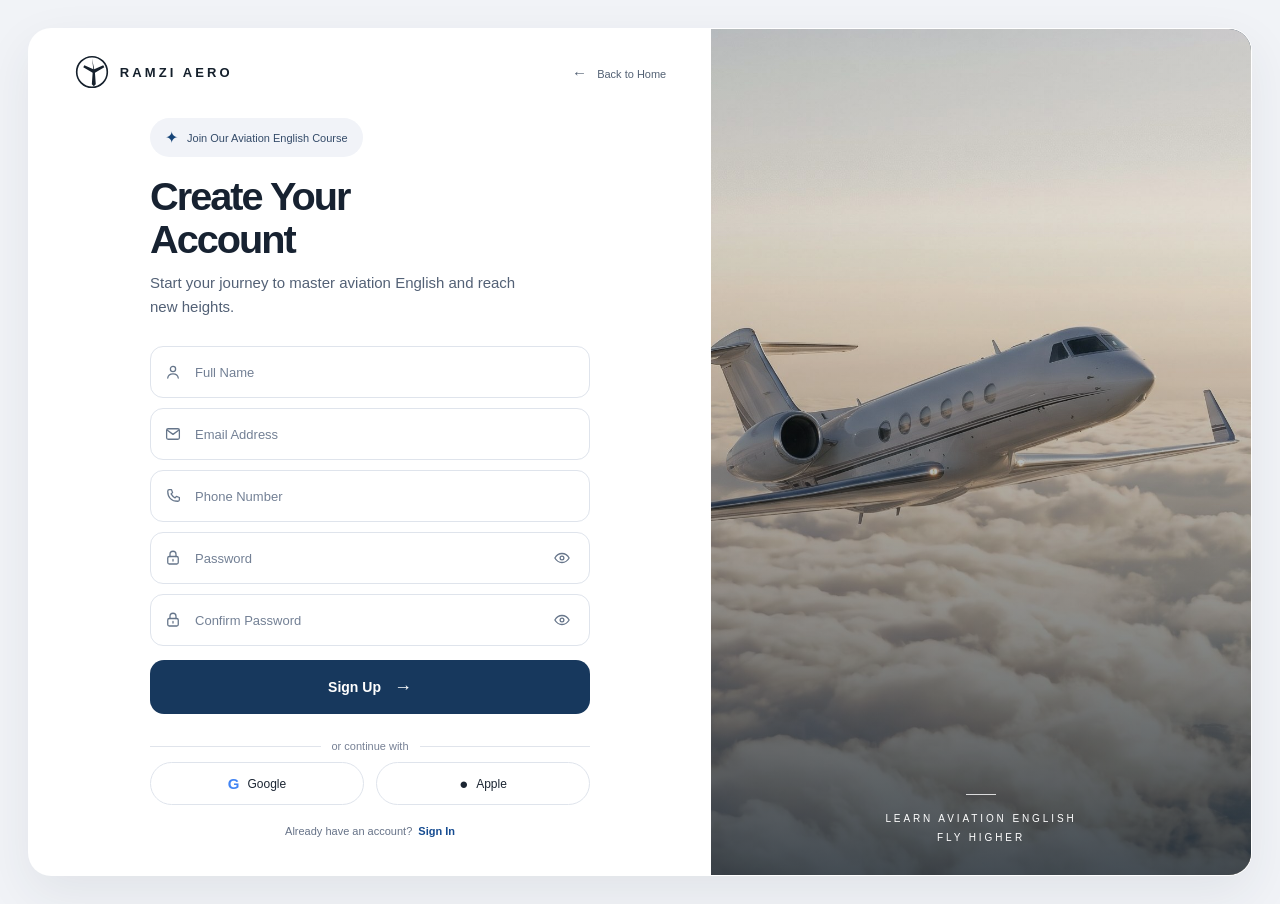
<file: sign-up.html>
<!doctype html>
<html lang="en" dir="ltr">
  <head>
    <meta charset="UTF-8" />
    <meta name="viewport" content="width=device-width, initial-scale=1" />
    <meta name="theme-color" content="#f1f3f7" />
    <meta name="description" content="Create a RAMZI AERO account and begin learning aviation English." />
    <title>Create Your Account — RAMZI AERO</title>
    <link rel="stylesheet" href="styles.css" />
    <style>
      .signup-page { min-width: 320px; min-height: 100vh; background: #f1f3f7; color: #172333; font-family: var(--serif); }
      .signup-page .site-header, .signup-page .site-footer { display: none; }
      .signup-page [hidden] { display: none !important; }
      .ra-signup-main { display: grid; width: min(100% - 56px, 1504px); min-height: 100vh; place-items: center; margin: 0 auto; padding: 28px 0; }
      .ra-signup-shell { display: grid; width: 100%; min-height: min(860px, calc(100vh - 56px)); grid-template-columns: minmax(0,1.2fr) minmax(300px,.95fr); overflow: hidden; border: 1px solid rgba(255,255,255,.9); border-radius: 23px; background: #fff; box-shadow: 0 18px 50px rgba(33,48,66,.08); }
      .ra-signup-form-panel { display: flex; min-width: 0; flex-direction: column; padding: 22px clamp(22px, 3.5vw, 54px) 26px; }
      .ra-signup-topbar { display: flex; min-height: 42px; align-items: center; justify-content: space-between; gap: 14px; }
      .ra-signup-brand { display: inline-flex; align-items: center; gap: 10px; color: #15202c; font-size: 13px; font-weight: 650; letter-spacing: .24em; white-space: nowrap; }
      .ra-signup-brand svg { width: 36px; height: 36px; flex: 0 0 36px; }
      .ra-signup-brand svg circle { fill: none; stroke: currentColor; stroke-width: 1.8; }
      .ra-signup-brand svg path { fill: currentColor; }
      .ra-signup-home { color: #536174; font-size: 11px; white-space: nowrap; }
      .ra-signup-home span { margin-right: 7px; font-size: 15px; }
      .ra-signup-form-content { width: min(100%, 440px); margin: auto; padding: 25px 0 12px; }
      .ra-signup-eyebrow { display: inline-flex; align-items: center; gap: 9px; margin: 0 0 18px; padding: 10px 15px; border-radius: 999px; background: #f1f3f8; color: #344b69; font-size: 11px; }
      .ra-signup-eyebrow span { color: #164477; font-size: 16px; }
      .ra-signup-title { margin: 0 0 10px; color: #172231; font-size: clamp(34px, 3.1vw, 48px); font-weight: 600; line-height: 1.08; letter-spacing: -.05em; }
      .ra-signup-intro { max-width: 390px; margin: 0 0 26px; color: #536176; font-size: 15px; line-height: 1.65; }
      .ra-signup-form { display: grid; gap: 10px; }
      .ra-signup-field { position: relative; display: flex; min-width: 0; min-height: 52px; align-items: center; gap: 11px; padding: 0 13px; border: 1px solid #dfe4ec; border-radius: 13px; background: rgba(255,255,255,.85); transition: border-color .2s ease, box-shadow .2s ease; }
      .ra-signup-field:focus-within { border-color: #7f9cbd; box-shadow: 0 0 0 3px rgba(35,86,143,.08); }
      .ra-signup-field-icon { display: grid; width: 18px; height: 18px; flex: 0 0 18px; place-items: center; color: #65758a; }
      .ra-signup-field-icon svg, .ra-signup-eye svg { width: 18px; height: 18px; fill: none; stroke: currentColor; stroke-width: 1.7; stroke-linecap: round; stroke-linejoin: round; }
      .ra-signup-field input { width: 100%; min-width: 0; height: 46px; border: 0; outline: 0; background: transparent; color: #1a2635; font: 13px var(--serif); }
      .ra-signup-field input::placeholder { color: #738095; opacity: 1; }
      .ra-signup-eye { display: grid; flex: 0 0 28px; width: 28px; height: 30px; padding: 5px; place-items: center; border: 0; background: transparent; color: #66758a; cursor: pointer; }
      .ra-signup-sr-only { position: absolute; width: 1px; height: 1px; padding: 0; overflow: hidden; clip: rect(0,0,0,0); white-space: nowrap; clip-path: inset(50%); }
      .ra-signup-submit { display: flex; min-height: 54px; align-items: center; justify-content: center; gap: 13px; margin-top: 4px; border: 0; border-radius: 14px; background: #17385d; color: #fff; font-size: 14px; font-weight: 550; cursor: pointer; transition: background .2s ease, transform .2s ease; }
      .ra-signup-submit:hover { transform: translateY(-1px); background: #214b77; }
      .ra-signup-submit span:last-child { font-size: 18px; }
      .ra-signup-status { min-height: 0; margin: 0; color: #536176; font-family: var(--persian); font-size: 11px; line-height: 1.65; }
      .ra-signup-divider { display: flex; align-items: center; gap: 11px; margin: 16px 0 10px; color: #778195; font-size: 11px; }
      .ra-signup-divider::before, .ra-signup-divider::after { height: 1px; flex: 1; background: #e0e4eb; content: ""; }
      .ra-signup-providers { display: grid; grid-template-columns: repeat(2, minmax(0,1fr)); gap: 12px; }
      .ra-signup-provider { display: flex; min-height: 43px; align-items: center; justify-content: center; gap: 8px; border: 1px solid #dfe4ec; border-radius: 999px; background: #fff; color: #1b2532; font-size: 12px; cursor: pointer; }
      .ra-signup-provider b { font-size: 15px; }
      .ra-signup-provider--google b { color: #4285f4; }
      .ra-signup-provider--apple b { color: #111; }
      .ra-signup-switch { margin: 20px 0 0; color: #677388; font-size: 11px; text-align: center; }
      .ra-signup-switch a { padding-left: 3px; color: #164c91; font-weight: 600; }
      .ra-signup-promo { position: relative; display: flex; min-height: 100%; align-items: flex-end; overflow: hidden; padding: 28px; background: #30485d url("public/images/flight-training-clouds.jpeg") 58% center / cover no-repeat; color: #fff; }
      .ra-signup-promo::before { position: absolute; inset: 0; background: linear-gradient(180deg, rgba(19,39,60,.02) 22%, rgba(15,32,48,.78) 100%); content: ""; }
      .ra-signup-promo-copy { position: relative; z-index: 1; width: 100%; text-align: center; }
      .ra-signup-promo-rule { width: 30px; height: 1px; margin: 0 auto 14px; background: rgba(255,255,255,.8); }
      .ra-signup-promo-copy p { margin: 0; font-size: 10px; letter-spacing: .29em; line-height: 1.9; }
      @media (max-width: 1100px) {
        .ra-signup-main { width: min(100% - 32px, 900px); padding: 16px 0; }
        .ra-signup-shell { min-height: min(840px, calc(100vh - 32px)); grid-template-columns: minmax(0,1fr) minmax(280px,.85fr); }
        .ra-signup-form-panel { padding-right: 28px; padding-left: 28px; }
      }
      @media (max-width: 680px) {
        .ra-signup-main { width: calc(100% - 16px); min-height: 100vh; padding: 8px 0; }
        .ra-signup-shell { min-height: 0; grid-template-columns: 1fr; border-radius: 17px; }
        .ra-signup-form-panel { padding: 15px 18px 21px; }
        .ra-signup-brand { gap: 7px; font-size: 11px; letter-spacing: .18em; }
        .ra-signup-brand svg { width: 31px; height: 31px; flex-basis: 31px; }
        .ra-signup-home { font-size: 10px; }
        .ra-signup-form-content { padding: 28px 0 12px; }
        .ra-signup-title { font-size: 37px; }
        .ra-signup-intro { margin-bottom: 21px; font-size: 14px; }
        .ra-signup-field { min-height: 48px; }
        .ra-signup-field input { height: 42px; }
        .ra-signup-submit { min-height: 49px; }
        .ra-signup-promo { min-height: 260px; padding: 20px; background-position: center 56%; }
        .ra-signup-promo-copy p { font-size: 9px; }
      }
      @media (prefers-reduced-motion: reduce) { .signup-page *, .signup-page *::before, .signup-page *::after { scroll-behavior: auto !important; transition-duration: .01ms !important; } }
    </style>
  </head>
  <body class="signup-page">
    <main class="ra-signup-main">
      <section class="ra-signup-shell" aria-label="Create your RAMZI AERO account">
        <div class="ra-signup-form-panel">
          <div class="ra-signup-topbar">
            <a class="ra-signup-brand" href="index.html#home" aria-label="RAMZI AERO Home">
              <svg viewBox="0 0 40 40" aria-hidden="true"><circle cx="20" cy="20" r="17"/><path d="M20 5 22.5 17l10-4.5 1.2 2.2-10.4 6 .9 13-2.2 2-2.2-2 .9-13-10.4-6 1.2-2.2 10 4.5z"/></svg>
              <span>RAMZI AERO</span>
            </a>
            <a class="ra-signup-home" href="index.html#home"><span aria-hidden="true">←</span> Back to Home</a>
          </div>
          <div class="ra-signup-form-content">
            <p class="ra-signup-eyebrow"><span aria-hidden="true">✦</span> Join Our Aviation English Course</p>
            <h1 class="ra-signup-title">Create Your<br />Account</h1>
            <p class="ra-signup-intro">Start your journey to master aviation English and reach new heights.</p>
            <form class="ra-signup-form" id="ra-signup-form">
              <label class="ra-signup-field"><span class="ra-signup-field-icon" aria-hidden="true"><svg viewBox="0 0 24 24"><circle cx="12" cy="8" r="3.5"/><path d="M5 20c.4-3.5 3-5.5 7-5.5s6.6 2 7 5.5"/></svg></span><span class="ra-signup-sr-only">Full Name</span><input name="fullName" type="text" autocomplete="name" placeholder="Full Name" required /></label>
              <label class="ra-signup-field"><span class="ra-signup-field-icon" aria-hidden="true"><svg viewBox="0 0 24 24"><rect x="3.5" y="5" width="17" height="14" rx="2"/><path d="m4.5 7 7.5 5.5L19.5 7"/></svg></span><span class="ra-signup-sr-only">Email Address</span><input name="email" type="email" autocomplete="email" placeholder="Email Address" required /></label>
              <label class="ra-signup-field"><span class="ra-signup-field-icon" aria-hidden="true"><svg viewBox="0 0 24 24"><path d="M7 3.5h3l1.4 4-2 1.7a15 15 0 0 0 5.4 5.4l1.7-2 4 1.4v3c0 1.1-.9 2-2 2C10 19 5 14 5 5.5c0-1.1.9-2 2-2Z"/></svg></span><span class="ra-signup-sr-only">Phone Number</span><input name="phone" type="tel" autocomplete="tel" placeholder="Phone Number" /></label>
              <label class="ra-signup-field"><span class="ra-signup-field-icon" aria-hidden="true"><svg viewBox="0 0 24 24"><rect x="5" y="10" width="14" height="10" rx="2"/><path d="M8 10V7a4 4 0 0 1 8 0v3m-4 4v2"/></svg></span><span class="ra-signup-sr-only">Password</span><input name="password" type="password" autocomplete="new-password" placeholder="Password" minlength="8" required /><button class="ra-signup-eye" type="button" aria-label="Show password" aria-pressed="false"><svg viewBox="0 0 24 24" aria-hidden="true"><path d="M2.5 12s3.4-6 9.5-6 9.5 6 9.5 6-3.4 6-9.5 6-9.5-6-9.5-6Z"/><circle cx="12" cy="12" r="2.5"/></svg></button></label>
              <label class="ra-signup-field"><span class="ra-signup-field-icon" aria-hidden="true"><svg viewBox="0 0 24 24"><rect x="5" y="10" width="14" height="10" rx="2"/><path d="M8 10V7a4 4 0 0 1 8 0v3m-4 4v2"/></svg></span><span class="ra-signup-sr-only">Confirm Password</span><input name="confirmPassword" type="password" autocomplete="new-password" placeholder="Confirm Password" minlength="8" required /><button class="ra-signup-eye" type="button" aria-label="Show password" aria-pressed="false"><svg viewBox="0 0 24 24" aria-hidden="true"><path d="M2.5 12s3.4-6 9.5-6 9.5 6 9.5 6-3.4 6-9.5 6-9.5-6-9.5-6Z"/><circle cx="12" cy="12" r="2.5"/></svg></button></label>
              <button class="ra-signup-submit" type="submit"><span>Sign Up</span><span aria-hidden="true">→</span></button>
              <p class="ra-signup-status" id="ra-signup-status" role="status" aria-live="polite"></p>
            </form>
            <div class="ra-signup-divider">or continue with</div>
            <div class="ra-signup-providers"><button class="ra-signup-provider ra-signup-provider--google" type="button"><b aria-hidden="true">G</b> Google</button><button class="ra-signup-provider" type="button"><b class="ra-signup-provider--apple" aria-hidden="true">●</b> Apple</button></div>
            <p class="ra-signup-switch">Already have an account? <a href="my-account.html">Sign In</a></p>
          </div>
        </div>
        <aside class="ra-signup-promo" aria-label="Learn aviation English and fly higher">
          <div class="ra-signup-promo-copy"><div class="ra-signup-promo-rule"></div><p>LEARN AVIATION ENGLISH<br />FLY HIGHER</p></div>
        </aside>
      </section>
    </main>
    <script>
      document.querySelectorAll(".ra-signup-eye").forEach((button) => {
        button.addEventListener("click", () => {
          const input = button.parentElement.querySelector("input");
          const show = input.type === "password";
          input.type = show ? "text" : "password";
          button.setAttribute("aria-pressed", String(show));
          button.setAttribute("aria-label", show ? "Hide password" : "Show password");
        });
      });
      const signupForm = document.querySelector("#ra-signup-form");
      const signupStatus = document.querySelector("#ra-signup-status");
      signupForm.addEventListener("submit", (event) => {
        event.preventDefault();
        const password = signupForm.elements.password.value;
        const confirmPassword = signupForm.elements.confirmPassword.value;
        if (password !== confirmPassword) {
          signupStatus.textContent = "Passwords do not match.";
          signupForm.elements.confirmPassword.focus();
          return;
        }
        signupStatus.textContent = "Your account can be created once the hosting and account database are connected.";
      });
      document.querySelectorAll(".ra-signup-provider").forEach((button) => {
        button.addEventListener("click", () => {
          signupStatus.textContent = "Google and Apple sign-in will be available after authentication is connected.";
        });
      });
    </script>
  </body>
</html>
</file>
<file: styles.css>
@font-face {
  font-family: "Vazirmatn";
  src: local("Vazirmatn"), local("Vazirmatn Regular");
  font-style: normal;
  font-weight: 100 900;
  font-display: swap;
}

:root {
  color-scheme: light;
  --paper: #f3f3f1;
  --ink: #111315;
  --serif: "SF Pro Display", "SF Pro Text", -apple-system, BlinkMacSystemFont, "Segoe UI", sans-serif;
  --persian: "Vazirmatn", Tahoma, sans-serif;
}

* { box-sizing: border-box; }

html { scroll-behavior: smooth; }

body {
  margin: 0;
  min-width: 320px;
  background: var(--paper);
  color: var(--ink);
  font-family: var(--serif);
  direction: ltr;
  -webkit-font-smoothing: antialiased;
}

button, a { color: inherit; font: inherit; }
a { text-decoration: none; }

.site-header {
  width: min(92%, 1420px);
  min-height: 58px;
  margin: 16px auto 0;
  padding: 0 30px;
  display: grid;
  grid-template-columns: minmax(220px, 1fr) auto minmax(220px, 1fr);
  align-items: center;
  border: 1px solid rgba(255,255,255,.74);
  border-radius: 18px;
  background: rgba(255,255,255,.47);
  box-shadow: 0 4px 22px rgba(34, 40, 44, .025);
  position: relative;
  z-index: 5;
}

.brand { display: inline-flex; align-items: center; gap: 11px; width: fit-content; font-size: 16px; letter-spacing: .25em; font-weight: 500; white-space: nowrap; }
.brand-mark { width: 34px; height: 34px; }
.brand-home { gap: 7px; }
.brand-home-mark { width: 32px; height: 32px; flex: 0 0 32px; }
.brand-home-portrait { width: 26px; height: 26px; flex: 0 0 26px; border: 1px solid rgba(185,149,91,.72); border-radius: 50%; object-fit: cover; object-position: center 29%; }
.primary-navigation { display: flex; align-items: center; justify-content: center; gap: clamp(18px, 2.4vw, 39px); height: 100%; }
.primary-navigation a { position: relative; display: flex; height: 100%; align-items: center; font-size: 11px; white-space: nowrap; color: #242527; }
.primary-navigation a::after { content: ""; position: absolute; left: 0; right: 0; bottom: 13px; height: 1px; background: var(--ink); transform: scaleX(0); transform-origin: left; transition: transform .22s ease; }
.primary-navigation a:hover::after, .primary-navigation a.active::after { transform: scaleX(1); }
.search-button, .menu-toggle { justify-self: end; display: grid; place-items: center; border: 0; padding: 6px; background: transparent; cursor: pointer; }
.search-button svg { width: 19px; height: 19px; fill: none; stroke: currentColor; stroke-width: 1.8; stroke-linecap: round; }
.menu-toggle { display: none; }

.intro { padding: 56px 20px 41px; text-align: center; }
.eyebrow { margin: 0 0 18px; font-size: 9px; letter-spacing: .38em; color: #777a7b; }
.intro h1 { margin: 0; font-size: clamp(36px, 5.15vw, 62px); line-height: .99; letter-spacing: -.065em; font-weight: 500; }

.hero {
  isolation: isolate;
  position: relative;
  width: min(92%, 1420px);
  height: clamp(400px, 50vw, 620px);
  margin: 0 auto 30px;
  overflow: hidden;
  border-radius: 20px;
  background: #3e535c;
  color: #fff;
}
.hero-video, .hero-shade { position: absolute; inset: 0; width: 100%; height: 100%; }
.hero-video { z-index: -2; object-fit: cover; object-position: center 54%; filter: brightness(1.06) contrast(1.06) saturate(1.04); }
.hero-shade { z-index: -1; background: linear-gradient(90deg, rgba(8,19,25,.63) 0%, rgba(9,19,25,.37) 35%, rgba(8,18,23,.08) 76%), linear-gradient(0deg, rgba(9,17,20,.12), transparent 46%); }
.hero-copy { position: absolute; left: clamp(30px, 3.5vw, 54px); top: 50%; width: min(49%, 550px); transform: translateY(-50%); text-shadow: 0 1px 12px rgba(0,0,0,.12); }
.hero-kicker { margin: 0 0 14px; font-size: clamp(18px, 2.2vw, 27px); letter-spacing: .3em; font-weight: 500; }
.hero-copy h2 { margin: 0 0 15px; max-width: 640px; font-size: clamp(30px, 4vw, 47px); font-weight: 500; line-height: 1.16; letter-spacing: -.035em; }
.hero-description { max-width: 480px; margin: 0; font-size: clamp(14px, 1.35vw, 17px); line-height: 1.75; font-weight: 400; }

@media (max-width: 900px) {
  .site-header { grid-template-columns: 1fr auto auto; gap: 18px; padding: 0 20px; }
  .menu-toggle { display: grid; gap: 5px; }
  .menu-toggle span { display: block; width: 19px; height: 1px; background: currentColor; }
  .primary-navigation { display: none; position: absolute; top: calc(100% + 8px); left: 0; right: 0; height: auto; padding: 10px 20px; flex-direction: column; align-items: stretch; gap: 0; border: 1px solid rgba(255,255,255,.8); border-radius: 14px; background: rgba(248,248,246,.97); box-shadow: 0 12px 30px rgba(20,24,26,.08); }
  .primary-navigation.is-open { display: flex; }
  .primary-navigation a { min-height: 42px; font-size: 13px; }
  .primary-navigation a::after { display: none; }
  .search-button { grid-column: 3; grid-row: 1; }
  .menu-toggle { grid-column: 2; grid-row: 1; }
  .intro { padding-top: 53px; padding-bottom: 34px; }
  .hero { height: clamp(400px, 58vw, 510px); }
}

@media (max-width: 600px) {
  .site-header { width: calc(100% - 28px); min-height: 56px; margin-top: 12px; padding: 0 14px; border-radius: 15px; }
  .brand { gap: 8px; font-size: 13px; letter-spacing: .2em; }
  .brand-mark { width: 30px; height: 30px; }
  .brand-home { gap: 5px; font-size: 11px; letter-spacing: .14em; }
  .brand-home-mark { width: 28px; height: 28px; flex-basis: 28px; }
  .brand-home-portrait { width: 23px; height: 23px; flex-basis: 23px; }
  .intro { padding: 53px 20px 31px; }
  .eyebrow { margin-bottom: 15px; font-size: 8px; letter-spacing: .28em; }
  .intro h1 { font-size: clamp(34px, 9vw, 47px); line-height: 1.02; }
  .desktop-break { display: none; }
  .hero { width: calc(100% - 28px); height: min(70vh, 560px); min-height: 450px; margin-bottom: 14px; border-radius: 17px; }
  .hero-video { object-position: 58% center; }
  .hero-shade { background: linear-gradient(90deg, rgba(8,19,25,.58), rgba(9,19,25,.18)), linear-gradient(0deg, rgba(8,17,21,.3), transparent 72%); }
  .hero-copy { left: 23px; right: 23px; top: auto; bottom: 86px; width: auto; transform: none; }
  .hero-kicker { margin-bottom: 10px; font-size: 19px; }
  .hero-copy h2 { margin-bottom: 10px; font-size: clamp(27px, 7.4vw, 37px); }
  .hero-description { max-width: 390px; font-size: 14px; line-height: 1.65; }
}

@media (prefers-reduced-motion: reduce) {
  html { scroll-behavior: auto; }
  *, *::before, *::after { transition-duration: .01ms !important; }
}

.services { width: min(92%, 1420px); margin: 28px auto 64px; }
.services-carousel { position: relative; }
.services-viewport { width: 100%; overflow: hidden; scroll-behavior: smooth; }
.services-grid { display: flex; width: max-content; gap: 24px; padding-right: 1px; }
.services-control { position: absolute; z-index: 2; top: 50%; display: grid; width: 56px; height: 56px; padding: 0; place-items: center; transform: translateY(-50%); border: 0; border-radius: 50%; background: rgba(232, 233, 235, .94); color: #606366; cursor: pointer; transition: background-color .2s ease, opacity .2s ease; }
.services-control:hover:not(:disabled) { background: #dcdde0; }
.services-control:disabled { opacity: .5; cursor: default; }
.services-control:focus-visible { outline: 3px solid #3978b8; outline-offset: 3px; }
.services-control svg { width: 30px; height: 30px; fill: none; stroke: currentColor; stroke-linecap: round; stroke-linejoin: round; stroke-width: 2.8; }
.services-control--previous { left: 14px; }
.services-control--next { right: 14px; }
.service-card { display: block; flex: 0 0 min(58vw, 760px); min-width: 0; overflow: hidden; border: 1px solid #d9d9d6; border-radius: 16px; background: #fafaf9; color: inherit; box-shadow: 0 5px 18px rgba(20, 24, 26, .035); }
.service-card:focus-visible { outline: 3px solid #3978b8; outline-offset: 3px; }
.service-card > img { display: block; width: 100%; aspect-ratio: 1.63 / 1; object-fit: cover; }
.service-content { min-height: 118px; padding: 15px 18px 13px; }
.service-content h2 { margin: 0; color: #191b1d; font-size: clamp(14px, 1.25vw, 17px); font-weight: 500; line-height: 1.35; letter-spacing: -.02em; }
.service-description { overflow: hidden; margin: 7px 0 12px; color: #777a7b; font-family: var(--persian); font-size: 12px; line-height: 1.8; text-align: left; white-space: nowrap; text-overflow: ellipsis; }
.service-arrow { width: 24px; height: 24px; display: grid; place-items: center; border: 1px solid #d0d1cf; border-radius: 50%; color: #242628; font-size: 14px; line-height: 1; }


/* Service cards styled in the How It Works reference layout */
.sj-how-section {
  --sj-how-card: #fff;
  --sj-how-ink: #20272a;
  --sj-how-muted: #788187;
  --sj-how-gold: #bd9a68;
  --sj-how-en: var(--en-font, "SF Pro Display", "SF Pro Text", -apple-system, BlinkMacSystemFont, "Segoe UI", Roboto, sans-serif);
  --sj-how-fa: var(--fa-font, "Vazirmatn", Tahoma, sans-serif);
  width: min(92%, 1420px);
  margin: 30px auto 72px;
  color: var(--sj-how-ink);
}
.sj-how-steps {
  display: grid;
  grid-template-columns: repeat(3, minmax(0, 1fr));
  gap: clamp(16px, 2vw, 28px);
  margin: 0;
  padding: 0;
}
.sj-how-step {
  display: flex;
  min-width: 0;
  flex-direction: column;
  overflow: hidden;
  border: 1px solid rgba(255,255,255,.88);
  border-radius: 22px;
  background: var(--sj-how-card);
  box-shadow: 0 16px 42px rgba(35, 38, 40, .09), inset 0 1px rgba(255,255,255,.9);
  color: inherit;
  text-decoration: none;
  transition: transform .35s ease, box-shadow .35s ease, opacity .55s ease;
}
.sj-how-photo {
  display: block;
  width: 100%;
  aspect-ratio: 1.6 / 1;
  object-fit: cover;
  transition: transform .65s cubic-bezier(.2,.7,.2,1);
}
.sj-how-content {
  position: relative;
  display: flex;
  min-height: 152px;
  flex: 1;
  flex-direction: column;
  align-items: flex-start;
  padding: 19px 22px 20px;
}
.sj-how-content h2 {
  margin: 0 0 10px;
  font-family: var(--sj-how-en);
  font-size: clamp(18px, 1.5vw, 22px);
  font-weight: 600;
  letter-spacing: -.025em;
  line-height: 1.25;
}
.sj-how-content p {
  width: 100%;
  margin: 0;
  padding-bottom: 35px;
  color: var(--sj-how-muted);
  font-family: var(--sj-how-fa);
  font-size: 14px;
  line-height: 1.8;
  text-align: right;
}
.sj-how-arrow {
  position: absolute;
  bottom: 18px;
  left: 22px;
  display: grid;
  width: 34px;
  height: 34px;
  place-items: center;
  border: 1px solid rgba(189,154,104,.58);
  border-radius: 50%;
  color: #9b7542;
  font-family: var(--sj-how-en);
  font-size: 19px;
  line-height: 1;
  transition: color .25s ease, background .25s ease, transform .25s ease;
}
.sj-how-step:hover,
.sj-how-step:focus-visible {
  transform: translateY(-6px);
  box-shadow: 0 24px 54px rgba(35,38,40,.15);
}
.sj-how-step:hover .sj-how-photo,
.sj-how-step:focus-visible .sj-how-photo { transform: scale(1.035); }
.sj-how-step:hover .sj-how-arrow,
.sj-how-step:focus-visible .sj-how-arrow {
  transform: translateX(3px);
  background: var(--sj-how-gold);
  color: #fff;
}
.sj-how-step:focus-visible { outline: 3px solid rgba(189,154,104,.6); outline-offset: 4px; }
.sj-how-offscreen .sj-how-step { opacity: 0; transform: translateY(20px); }
.sj-how-offscreen .sj-how-step:nth-child(2) { transition-delay: .08s; }
.sj-how-offscreen .sj-how-step:nth-child(3) { transition-delay: .16s; }
@media (max-width: 900px) {
  .sj-how-steps { grid-template-columns: repeat(2, minmax(0, 1fr)); }
  .sj-how-step:last-child { grid-column: 1 / -1; }
  .sj-how-step:last-child .sj-how-photo { aspect-ratio: 2.1 / 1; }
}
@media (max-width: 640px) {
  .sj-how-section { width: calc(100% - 28px); margin: 22px auto 48px; }
  .sj-how-steps { grid-template-columns: 1fr; gap: 15px; }
  .sj-how-step:last-child { grid-column: auto; }
  .sj-how-step:last-child .sj-how-photo,
  .sj-how-photo { aspect-ratio: 1.55 / 1; }
  .sj-how-content { min-height: 137px; padding: 17px 18px 18px; }
  .sj-how-content h2 { font-size: 20px; }
  .sj-how-content p { font-size: 13px; }
  .sj-how-arrow { left: 18px; bottom: 16px; }
}
@media (prefers-reduced-motion: reduce) {
  .sj-how-section *, .sj-how-section *::before, .sj-how-section *::after {
    animation-duration: .01ms !important;
    transition-duration: .01ms !important;
    scroll-behavior: auto !important;
  }
}



.feature-stories { display: grid; width: min(92%, 1420px); grid-template-columns: repeat(2, minmax(0, 1fr)); gap: 20px; margin: 0 auto 72px; }
.feature-card { isolation: isolate; position: relative; min-width: 0; aspect-ratio: 1.84 / 1; overflow: hidden; border-radius: 16px; background: #34434c; color: #fff; }
.feature-card > img, .feature-video, .feature-shade { position: absolute; z-index: -2; inset: 0; width: 100%; height: 100%; }
.feature-card > img, .feature-video { display: block; object-fit: cover; transition: transform .7s ease; }
.feature-card--books > img { object-position: center 52%; }
.feature-video { filter: brightness(.88) contrast(1.04) saturate(1.03); }
.feature-shade { z-index: -1; background: linear-gradient(90deg, rgba(8, 19, 25, .75), rgba(9, 19, 25, .42) 58%, rgba(8, 18, 23, .08)); }
.feature-copy { position: absolute; top: 50%; left: clamp(20px, 2.4vw, 34px); width: min(58%, 360px); transform: translateY(-50%); text-shadow: 0 1px 10px rgba(0, 0, 0, .2); }
.feature-kicker { margin: 0 0 8px; font-size: 8px; letter-spacing: .24em; }
.feature-copy h2 { margin: 0 0 8px; font-size: clamp(22px, 2.4vw, 34px); font-weight: 450; line-height: 1.1; letter-spacing: -.04em; }
.feature-copy > p:not(.feature-kicker) { max-width: 310px; margin: 0 0 16px; font-family: var(--persian); font-size: 12px; line-height: 1.85; text-align: left; }
.feature-brand { display: inline-block; color: #f2f5f7; font-family: var(--serif); font-size: .92em; font-weight: 500; letter-spacing: .2em; white-space: nowrap; unicode-bidi: isolate; }
.feature-arrow { display: grid; width: 25px; height: 25px; place-items: center; border: 1px solid rgba(255, 255, 255, .75); border-radius: 50%; font-size: 14px; line-height: 1; }
.feature-card--video { cursor: pointer; }
.feature-card--video:focus-visible { outline: 3px solid #3978b8; outline-offset: 4px; }
.feature-card:hover > img, .feature-card--video:hover .feature-video { transform: scale(1.035); }

.contact-cta { display: flex; width: min(92%, 1420px); min-height: 132px; align-items: center; justify-content: space-between; gap: 24px; margin: 0 auto 28px; padding: 23px clamp(24px, 3vw, 42px); overflow: hidden; border: 1px solid rgba(17, 25, 31, .1); border-radius: 17px; background: linear-gradient(90deg, rgba(246, 247, 247, .18), rgba(246, 247, 247, .02)), url("public/images/contact-banner.png") center 52% / cover; }
.contact-cta-copy { max-width: 680px; }
.contact-cta-kicker { margin: 0 0 8px; color: #545e63; font-size: 8px; font-weight: 500; letter-spacing: .25em; }
.contact-cta h2 { margin: 0; color: #15191c; font-size: clamp(21px, 2.4vw, 31px); font-weight: 500; line-height: 1.35; text-align: left; }
.contact-brand { display: inline-block; color: #18354b; font-family: var(--serif); font-size: .78em; font-weight: 500; letter-spacing: .18em; white-space: nowrap; unicode-bidi: isolate; }
.contact-cta-button { display: inline-flex; min-width: 154px; min-height: 44px; flex: 0 0 auto; align-items: center; justify-content: center; gap: 10px; padding: 0 15px; border-radius: 999px; background: #171b1e; color: #fff; font-family: var(--persian); font-size: 13px; transition: background-color .2s ease, transform .2s ease; }
.contact-cta-button:hover { transform: translateY(-1px); background: #2c383e; }
.contact-cta-button svg { width: 17px; height: 17px; fill: none; stroke: currentColor; stroke-width: 1.7; stroke-linecap: round; stroke-linejoin: round; }
.contact-cta-arrow { font-family: var(--serif); font-size: 17px; }
.site-footer { width: min(92%, 1420px); margin: 0 auto; padding-bottom: 18px; }
.footer-main { display: grid; grid-template-columns: 1.35fr 1fr 1.25fr .8fr; gap: 34px; padding: 20px 24px 23px; border-bottom: 1px solid #dedfdd; }
.footer-brand { gap: 8px; font-size: 13px; letter-spacing: .22em; }
.footer-brand .brand-mark { width: 30px; height: 30px; }
.footer-brand-block > p { margin: 8px 0 0; color: #85898a; font-family: var(--persian); font-size: 10px; }
.footer-column { display: flex; flex-direction: column; align-items: flex-start; gap: 7px; }
.footer-column h2 { margin: 0 0 2px; color: #5d6264; font-family: var(--persian); font-size: 10px; font-weight: 500; }
.footer-column > a { color: #373b3d; font-family: var(--persian); font-size: 10px; line-height: 1.7; transition: color .2s ease; }
.footer-column > a:hover, .footer-bottom a:hover { color: #687e8a; }
.footer-contact > a[dir="ltr"] { font-family: var(--serif); font-size: 11px; }
.social-links { display: flex; align-items: center; gap: 9px; }
.social-links a { display: grid; width: 25px; height: 25px; place-items: center; color: #272c2e; }
.social-links svg { width: 17px; height: 17px; fill: none; stroke: currentColor; stroke-width: 1.7; stroke-linecap: round; stroke-linejoin: round; }
.social-links a:first-child svg { fill: currentColor; stroke: none; }
.social-links .social-icon-dot { fill: currentColor; stroke: none; }
.footer-bottom { display: flex; align-items: center; justify-content: space-between; gap: 16px; padding: 12px 24px 0; color: #84888a; }
.footer-bottom small { font-size: 9px; }
.footer-bottom a { color: inherit; font-family: var(--serif); font-size: 10px; transition: color .2s ease; }

.training-main { width: 100%; }
.training-hero { isolation: isolate; position: relative; width: min(92%, 1420px); height: clamp(390px, 43vw, 560px); margin: 28px auto 64px; overflow: hidden; border-radius: 20px; background: #354b59; color: #fff; }
.training-hero > img, .training-hero-shade { position: absolute; z-index: -2; inset: 0; width: 100%; height: 100%; }
.training-hero > img { object-fit: cover; object-position: center 48%; }
.training-hero-shade { z-index: -1; background: linear-gradient(90deg, rgba(7, 20, 30, .74), rgba(9, 23, 31, .42) 47%, rgba(7, 20, 30, .02) 88%), linear-gradient(0deg, rgba(7, 20, 30, .22), transparent 55%); }
.training-hero-copy { position: absolute; top: 50%; left: clamp(26px, 5vw, 72px); width: min(54%, 620px); transform: translateY(-50%); }
.training-eyebrow, .training-section-kicker { margin: 0 0 12px; font-size: 9px; letter-spacing: .25em; }
.training-hero h1 { margin: 0 0 14px; font-size: clamp(34px, 5vw, 64px); font-weight: 500; line-height: 1.05; letter-spacing: -.045em; }
.training-hero-copy > p:not(.training-eyebrow) { margin: 0 0 22px; font-family: var(--persian); font-size: clamp(15px, 1.5vw, 19px); line-height: 1.8; text-align: left; }
.training-primary-link { display: inline-flex; align-items: center; gap: 18px; padding: 10px 15px; border: 1px solid rgba(255, 255, 255, .7); border-radius: 999px; color: #fff; font-family: var(--persian); font-size: 12px; transition: background .2s ease; }
.training-primary-link:hover { background: rgba(255, 255, 255, .15); }
.training-primary-link span { font-family: var(--serif); font-size: 17px; }
.training-intro { display: grid; width: min(84%, 1180px); grid-template-columns: 1.05fr .95fr; align-items: center; gap: clamp(28px, 6vw, 82px); margin: 0 auto 62px; }
.training-intro-copy { max-width: 570px; }
.training-section-kicker { color: #798185; }
.training-intro h2, .training-book-note h2, .training-contact h2 { margin: 0 0 12px; font-size: clamp(25px, 3vw, 38px); font-weight: 500; line-height: 1.4; }
.training-intro-copy > p:last-child, .training-book-note > p:last-child { margin: 0; color: #656b6e; font-family: var(--persian); font-size: 14px; line-height: 2; text-align: left; }
.training-book-image { position: relative; margin: 0; overflow: hidden; border-radius: 16px; background: #243441; box-shadow: 0 10px 30px rgba(20, 28, 32, .1); }
.training-book-image img { display: block; width: 100%; aspect-ratio: 1.55 / 1; object-fit: cover; }
.training-book-image figcaption { position: absolute; right: 14px; bottom: 12px; left: 14px; color: #fff; font-size: 8px; letter-spacing: .24em; text-shadow: 0 1px 8px rgba(0, 0, 0, .7); }
.training-points { display: grid; width: min(84%, 1180px); grid-template-columns: repeat(3, minmax(0, 1fr)); gap: 18px; margin: 0 auto 62px; }
.training-point { min-height: 166px; padding: 19px 20px; border: 1px solid #e0e1df; border-radius: 15px; background: rgba(255, 255, 255, .48); }
.training-point-number { color: #8a969b; font-size: 10px; letter-spacing: .18em; }
.training-point h2 { margin: 12px 0 7px; font-family: var(--persian); font-size: 16px; font-weight: 500; }
.training-point p { margin: 0; color: #6d7274; font-family: var(--persian); font-size: 12px; line-height: 1.9; text-align: left; }
.training-book-note { width: min(84%, 1180px); margin: 0 auto 50px; padding: 26px clamp(22px, 4vw, 48px); border-left: 2px solid #8da0aa; background: #e9eceb; }
.training-book-note h2 { font-size: clamp(22px, 2.6vw, 32px); }
.training-book-note > p:last-child { max-width: 820px; font-size: 13px; }
.training-contact { display: flex; width: min(84%, 1180px); align-items: center; justify-content: space-between; gap: 20px; margin: 0 auto 60px; padding: 22px 28px; border-radius: 15px; background: #e9eceb; }
.training-contact .training-section-kicker { margin-bottom: 6px; }
.training-contact h2 { margin: 0; font-size: clamp(21px, 2.4vw, 29px); }
.training-contact .contact-cta-button { min-width: 170px; }

@media (max-width: 900px) {
  .footer-main { grid-template-columns: repeat(2, minmax(0, 1fr)); gap: 24px 20px; }
  .footer-brand-block { grid-column: 1 / -1; }
  .training-intro, .training-points, .training-book-note, .training-contact { width: min(88%, 760px); }
  .training-intro { gap: 28px; }
}

@media (max-width: 600px) {
  .services { width: calc(100% - 28px); margin: 22px auto 48px; }
  .services-grid { gap: 14px; padding: 0 1px 8px; }
  .service-card { flex-basis: min(84vw, 440px); }
  .services-control { width: 46px; height: 46px; }
  .services-control svg { width: 26px; height: 26px; }
  .service-card > img { aspect-ratio: 1.7 / 1; }
  .service-content { min-height: 112px; padding: 14px 16px 12px; }
  .service-content h2 { font-size: 16px; }
  .service-description { white-space: normal; }
  .feature-stories { width: calc(100% - 28px); grid-template-columns: 1fr; gap: 14px; margin-bottom: 48px; }
  .feature-card { aspect-ratio: 1.55 / 1; border-radius: 14px; }
  .feature-copy { left: 20px; width: min(68%, 340px); }
  .feature-copy h2 { font-size: clamp(24px, 7vw, 32px); }
  .feature-copy > p:not(.feature-kicker) { font-size: 12px; }
  .contact-cta { width: calc(100% - 28px); min-height: 175px; flex-direction: column; align-items: flex-start; justify-content: center; gap: 17px; margin-bottom: 22px; padding: 21px; border-radius: 15px; background-position: 58% center; }
  .contact-cta h2 { max-width: 360px; font-size: clamp(20px, 6vw, 27px); }
  .contact-cta-button { min-width: 142px; min-height: 42px; }
  .site-footer { width: calc(100% - 28px); padding-bottom: 14px; }
  .footer-main { grid-template-columns: repeat(2, minmax(0, 1fr)); gap: 24px 16px; padding: 20px 10px; }
  .footer-brand-block { grid-column: 1 / -1; }
  .footer-follow { grid-column: 2; grid-row: 2; }
  .footer-bottom { padding: 11px 10px 0; }
  .footer-bottom small { font-size: 8px; }
  .training-hero { width: calc(100% - 28px); height: min(72vh, 560px); min-height: 440px; margin: 20px auto 42px; border-radius: 17px; }
  .training-hero > img { object-position: 56% center; }
  .training-hero-shade { background: linear-gradient(90deg, rgba(7, 20, 30, .72), rgba(9, 23, 31, .3) 80%), linear-gradient(0deg, rgba(7, 20, 30, .2), transparent 60%); }
  .training-hero-copy { left: 22px; right: 22px; width: auto; }
  .training-hero h1 { font-size: clamp(34px, 9vw, 47px); }
  .training-hero-copy > p:not(.training-eyebrow) { max-width: 340px; font-size: 14px; }
  .training-intro, .training-points, .training-book-note, .training-contact { width: calc(100% - 36px); }
  .training-intro { grid-template-columns: 1fr; gap: 20px; margin-bottom: 38px; }
  .training-intro h2 { font-size: 25px; }
  .training-intro-copy > p:last-child { font-size: 13px; }
  .training-book-image img { aspect-ratio: 1.45 / 1; }
  .training-points { grid-template-columns: 1fr; gap: 11px; margin-bottom: 38px; }
  .training-point { min-height: 0; padding: 16px 18px; }
  .training-point h2 { margin: 8px 0 4px; }
  .training-book-note { margin-bottom: 36px; padding: 21px 19px; }
  .training-contact { flex-direction: column; align-items: flex-start; margin-bottom: 42px; padding: 20px; }
}


/* Aviation English opening section */
.ra-takeoff { overflow: hidden; position: relative; height: calc(100svh - 74px); min-height: 480px; display: flex; flex-direction: column; justify-content: center; padding: 12px 20px 24px; background: #efeeec; text-align: center; }
.ra-takeoff-stage { position: relative; display: grid; place-items: center; height: min(45vh, 430px); min-height: 0; width: 100%; max-width: 1320px; margin: 0 auto; flex: 0 1 auto; }
.ra-takeoff-backdrop { display: flex; flex-direction: column; align-items: center; margin: 0; color: #dad9d7; font-family: -apple-system, BlinkMacSystemFont, 'SF Pro Display', sans-serif; font-size: clamp(58px, 13.4vw, 190px); font-weight: 900; line-height: .84; letter-spacing: -.065em; white-space: nowrap; user-select: none; }
.ra-takeoff-jet { position: absolute; top: 50%; left: 50%; width: min(52vw, 55vh, 600px); transition: transform .3s ease-out; transform: translate(calc(-50% + var(--jet-x, 0px)), calc(-50% + var(--jet-y, 0px))) rotate(var(--jet-rotation, 0deg)); pointer-events: none; will-change: transform; }
.ra-takeoff-plane, .ra-takeoff-shadow { display: block; width: 100%; height: auto; }
.ra-takeoff-plane { position: relative; filter: drop-shadow(0 12px 15px rgba(28, 23, 20, .14)); }
.ra-takeoff-shadow { position: absolute; inset: 0; transform: translate(5%, 9%); filter: blur(18px) brightness(0); opacity: .17; }
.ra-takeoff-copy { position: relative; z-index: 2; display: flex; flex-direction: column; align-items: center; gap: clamp(9px, 1.5vh, 16px); margin-top: clamp(6px, 1vh, 12px); }
.ra-takeoff-heading { margin: 0; color: #191816; font-family: -apple-system, BlinkMacSystemFont, 'SF Pro Display', sans-serif; font-size: clamp(36px, 4.4vw, 64px); font-weight: 600; letter-spacing: -.05em; line-height: 1.08; }
.ra-takeoff-heading span, .ra-takeoff-heading em { display: block; }
.ra-takeoff-heading em { color: #77716c; font-family: Georgia, serif; font-weight: 500; letter-spacing: -.035em; }
.ra-takeoff-description { margin: 0; color: #6f6b67; font-size: clamp(14px, 1.15vw, 16px); line-height: 1.6; }
.ra-takeoff-button { display: inline-flex; align-items: center; gap: 16px; padding: 6px 7px 6px 23px; border: 1px solid rgba(255,255,255,.9); border-radius: 100px; background: rgba(255,255,255,.68); color: #191816; box-shadow: 0 10px 30px -10px rgba(0,0,0,.18); backdrop-filter: blur(12px); -webkit-backdrop-filter: blur(12px); text-decoration: none; font-size: 15px; font-weight: 700; transition: transform .3s, box-shadow .3s, background .3s; }
.ra-takeoff-button:hover { transform: translateY(-3px); background: #fff; box-shadow: 0 16px 36px -10px rgba(0,0,0,.22); }
.ra-takeoff-button:focus-visible { outline: 3px solid #9d7644; outline-offset: 4px; }
.ra-takeoff-button span { display: grid; place-items: center; width: 38px; height: 38px; border-radius: 50%; background: #191816; color: white; font-size: 18px; }
@media (max-width: 768px) { .ra-takeoff { height: calc(100svh - 68px); min-height: 480px; padding: 8px 16px 20px; } .ra-takeoff-stage { height: min(38vh, 300px); min-height: 0; } .ra-takeoff-backdrop { font-size: clamp(50px, 14vw, 105px); } .ra-takeoff-jet { width: min(83vw, 40vh, 500px); } .ra-takeoff-heading { font-size: clamp(34px, 8vw, 48px); } }
@media (prefers-reduced-motion: reduce) { .ra-takeoff-jet, .ra-takeoff-button { transition: none; } }


/* Aviation English courses carousel */
.ae-courses { background: #efeeec; padding: clamp(70px, 9vw, 130px) clamp(20px, 5vw, 70px); }
.ae-courses-inner { max-width: 1320px; margin: auto; display: grid; grid-template-columns: minmax(0, .8fr) minmax(0, 1.2fr); gap: clamp(36px, 6vw, 90px); align-items: center; }
.ae-courses-copy { display: flex; flex-direction: column; align-items: flex-start; gap: 20px; }
.ae-courses-eyebrow { margin: 0; color: #8d7b60; font-size: 11px; font-weight: 700; letter-spacing: .16em; }
.ae-courses-copy h2 { margin: 0; text-align: right; font-family: var(--persian); font-size: clamp(32px, 3.3vw, 50px); line-height: 1.45; letter-spacing: -.035em; }
.ae-courses-copy h2 em { color: #bd9757; font-style: normal; font-weight: 600; }
.ae-courses-description { max-width: 440px; margin: 0; text-align: right; font-family: var(--persian); color: #6b6b6b; font-size: 16px; line-height: 2; }
.ae-courses-cta { display: inline-flex; align-items: center; gap: 18px; padding: 6px 7px 6px 22px; border-radius: 999px; background: #111; color: white; font-family: var(--persian); font-size: 14px; font-weight: 700; box-shadow: 0 10px 22px rgba(0,0,0,.14); transition: background .3s, transform .3s; }
.ae-courses-cta:hover { background: #303030; transform: translateY(-2px); }
.ae-courses-arrow { display: grid; place-items: center; width: 40px; height: 40px; border-radius: 50%; background: #c5a059; color: #111; font-family: sans-serif; font-size: 20px; transition: transform .3s; }
.ae-courses-cta:hover .ae-courses-arrow { transform: rotate(-45deg); }
.ae-slider-wrap { min-width: 0; }
.ae-slider { display: flex; gap: 14px; overflow-x: auto; overscroll-behavior-x: contain; padding: 12px; border: 1px solid rgba(0,0,0,.06); border-radius: 26px; background: rgba(0,0,0,.04); scroll-snap-type: x mandatory; scrollbar-width: none; }
.ae-slider::-webkit-scrollbar { display: none; }
.ae-slider-card { flex: 1 0 0; min-width: 0; padding: 8px; border-radius: 20px; background: #fff; scroll-snap-align: center; }
.ae-slider-photo { overflow: hidden; aspect-ratio: 4 / 5; border-radius: 14px; background: #ddd; }
.ae-slider-photo img { width: 100%; height: 100%; display: block; object-fit: cover; filter: grayscale(1) contrast(1.05); transition: filter .45s, transform .5s; }
.ae-slider-card:hover img { filter: none; transform: scale(1.04); }
.ae-slider-caption { display: flex; flex-direction: column; gap: 5px; padding: 12px 4px 6px; }
.ae-slider-caption strong { font-size: 15px; line-height: 1.3; }
.ae-slider-caption span { color: #777; font-family: var(--persian); text-align: right; font-size: 13px; line-height: 1.6; }
.ae-slider-dots { display: flex; justify-content: center; align-items: center; gap: 3px; margin-top: 14px; }
.ae-slider-dots button { display: grid; place-items: center; width: 20px; height: 28px; padding: 0; border: 0; background: transparent; cursor: pointer; }
.ae-slider-dots button::before { content: ''; width: 7px; height: 7px; border-radius: 10px; background: #bbb; transition: width .3s, background .3s; }
.ae-slider-dots button[aria-pressed="true"] { width: 28px; }
.ae-slider-dots button[aria-pressed="true"]::before { width: 20px; background: #111; }
.ae-slider:focus-visible, .ae-slider-dots button:focus-visible, .ae-courses-cta:focus-visible { outline: 3px solid #bd9757; outline-offset: 3px; }
@media (max-width: 800px) { .ae-courses-inner { grid-template-columns: 1fr; gap: 35px; } .ae-courses { padding: 65px 20px; } .ae-slider-card { flex: 0 0 min(62vw, 230px); } }
@media (prefers-reduced-motion: reduce) { .ae-slider-photo img, .ae-courses-cta, .ae-courses-arrow { transition: none; } }


/* Aviation English books section */
.ae-books { overflow: hidden; padding: clamp(48px, 6vw, 90px) clamp(20px, 4vw, 55px) 36px; background: var(--paper); color: #171716; text-align: center; }
.ae-books-stage { position: relative; max-width: 1200px; height: clamp(270px, 31vw, 430px); margin: 0 auto; }
.ae-books-backdrop { position: absolute; inset: 50% 0 auto; transform: translateY(-50%); display: flex; flex-direction: column; margin: 0; color: rgba(105, 91, 76, .09); font-family: -apple-system, BlinkMacSystemFont, 'SF Pro Display', sans-serif; font-size: clamp(60px, 13vw, 180px); font-weight: 900; line-height: .83; letter-spacing: -.06em; white-space: nowrap; user-select: none; }
.ae-books-covers { position: relative; display: flex; align-items: center; justify-content: center; width: 100%; height: 100%; padding: 20px; }
.ae-books-covers img { position: relative; display: block; width: auto; height: min(85%, 330px); max-width: 43%; object-fit: contain; box-shadow: 0 18px 28px rgba(54, 43, 32, .28); }
.ae-books-covers img:first-child { z-index: 2; transform: rotate(-10deg) translate(10%, 2%); }
.ae-books-covers img:last-child { transform: rotate(9deg) translate(-10%, 2%); }
.ae-books-copy { position: relative; display: flex; flex-direction: column; align-items: center; gap: 22px; }
.ae-books-copy h2 { margin: 0; font-family: -apple-system, BlinkMacSystemFont, 'SF Pro Display', sans-serif; font-size: clamp(36px, 4.2vw, 58px); font-weight: 600; line-height: 1.03; letter-spacing: -.05em; }
.ae-books-copy h2 em { display: block; color: #69645f; font-family: Georgia, serif; font-weight: 400; }
.ae-books-button { display: inline-flex; align-items: center; gap: 18px; padding: 6px 7px 6px 23px; border: 1px solid rgba(255,255,255,.55); border-radius: 999px; background: rgba(255,255,255,.28); box-shadow: 0 7px 15px rgba(60,45,30,.16); font-size: 14px; font-weight: 700; transition: transform .25s, background .25s; }
.ae-books-button:hover { transform: translateY(-2px); background: rgba(255,255,255,.5); }
.ae-books-button:focus-visible { outline: 3px solid #8c6a42; outline-offset: 4px; }
.ae-books-button-arrow { display: grid; place-items: center; width: 38px; height: 38px; border-radius: 50%; background: rgba(255,255,255,.75); font-size: 22px; }
.ae-books-features { display: grid; grid-template-columns: repeat(4, 1fr); align-items: center; max-width: 1320px; margin: clamp(34px, 4vw, 55px) auto 0; padding: 28px 12px; border: 1px solid rgba(255,255,255,.35); border-radius: 32px; background: rgba(255,255,255,.2); box-shadow: 0 12px 25px rgba(86,67,46,.06); }
.ae-books-features > div { min-height: 78px; display: flex; flex-direction: column; align-items: center; justify-content: center; gap: 12px; padding: 0 12px; font-size: 15px; font-weight: 600; line-height: 1.3; }
.ae-books-features > div + div { border-left: 1px solid rgba(80,69,56,.18); }
.ae-books-features svg { width: 32px; height: 32px; stroke: currentColor; stroke-width: 1.7; stroke-linecap: round; stroke-linejoin: round; }
@media (max-width: 700px) { .ae-books { padding: 45px 18px 24px; } .ae-books-stage { height: 270px; } .ae-books-backdrop { font-size: clamp(49px, 13vw, 90px); } .ae-books-covers img { height: min(78%, 220px); } .ae-books-copy h2 { font-size: 36px; } .ae-books-features { grid-template-columns: repeat(2, 1fr); padding: 16px 8px; border-radius: 24px; } .ae-books-features > div { padding: 15px 8px; font-size: 13px; } .ae-books-features > div:nth-child(3) { border-left: 0; } .ae-books-features > div:nth-child(n+3) { border-top: 1px solid rgba(80,69,56,.18); } }
@media (prefers-reduced-motion: reduce) { .ae-books-button { transition: none; } }
</file>
